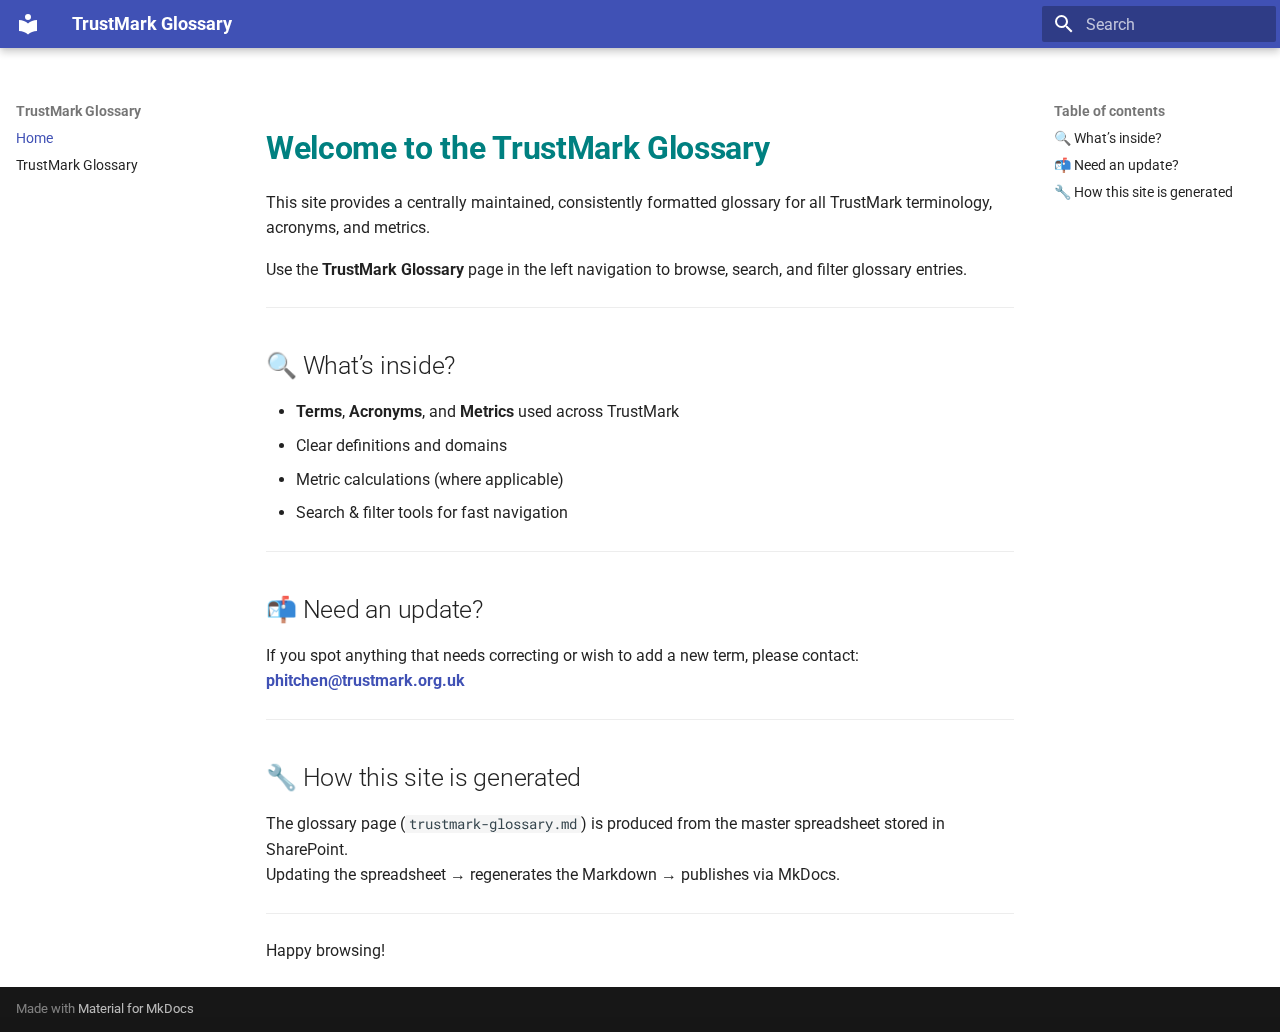
<file: index.html>
<!doctype html>
<html lang="en" class="no-js">
  <head>
    
      <meta charset="utf-8">
      <meta name="viewport" content="width=device-width,initial-scale=1">
      
      
      
        <link rel="canonical" href="https://petehitchen.github.io/trustmark-glossary/">
      
      
      
        <link rel="next" href="trustmark-glossary/">
      
      
      <link rel="icon" href="assets/images/favicon.png">
      <meta name="generator" content="mkdocs-1.6.1, mkdocs-material-9.6.22">
    
    
      
        <title>TrustMark Glossary</title>
      
    
    
      <link rel="stylesheet" href="assets/stylesheets/main.84d31ad4.min.css">
      
      


    
    
      
    
    
      
        
        
        <link rel="preconnect" href="https://fonts.gstatic.com" crossorigin>
        <link rel="stylesheet" href="https://fonts.googleapis.com/css?family=Roboto:300,300i,400,400i,700,700i%7CRoboto+Mono:400,400i,700,700i&display=fallback">
        <style>:root{--md-text-font:"Roboto";--md-code-font:"Roboto Mono"}</style>
      
    
    
      <link rel="stylesheet" href="extra.css">
    
    <script>__md_scope=new URL(".",location),__md_hash=e=>[...e].reduce(((e,_)=>(e<<5)-e+_.charCodeAt(0)),0),__md_get=(e,_=localStorage,t=__md_scope)=>JSON.parse(_.getItem(t.pathname+"."+e)),__md_set=(e,_,t=localStorage,a=__md_scope)=>{try{t.setItem(a.pathname+"."+e,JSON.stringify(_))}catch(e){}}</script>
    
      

    
    
    
  </head>
  
  
    <body dir="ltr">
  
    
    <input class="md-toggle" data-md-toggle="drawer" type="checkbox" id="__drawer" autocomplete="off">
    <input class="md-toggle" data-md-toggle="search" type="checkbox" id="__search" autocomplete="off">
    <label class="md-overlay" for="__drawer"></label>
    <div data-md-component="skip">
      
        
        <a href="#welcome-to-the-trustmark-glossary" class="md-skip">
          Skip to content
        </a>
      
    </div>
    <div data-md-component="announce">
      
    </div>
    
    
      

  

<header class="md-header md-header--shadow" data-md-component="header">
  <nav class="md-header__inner md-grid" aria-label="Header">
    <a href="." title="TrustMark Glossary" class="md-header__button md-logo" aria-label="TrustMark Glossary" data-md-component="logo">
      
  
  <svg xmlns="http://www.w3.org/2000/svg" viewBox="0 0 24 24"><path d="M12 8a3 3 0 0 0 3-3 3 3 0 0 0-3-3 3 3 0 0 0-3 3 3 3 0 0 0 3 3m0 3.54C9.64 9.35 6.5 8 3 8v11c3.5 0 6.64 1.35 9 3.54 2.36-2.19 5.5-3.54 9-3.54V8c-3.5 0-6.64 1.35-9 3.54"/></svg>

    </a>
    <label class="md-header__button md-icon" for="__drawer">
      
      <svg xmlns="http://www.w3.org/2000/svg" viewBox="0 0 24 24"><path d="M3 6h18v2H3zm0 5h18v2H3zm0 5h18v2H3z"/></svg>
    </label>
    <div class="md-header__title" data-md-component="header-title">
      <div class="md-header__ellipsis">
        <div class="md-header__topic">
          <span class="md-ellipsis">
            TrustMark Glossary
          </span>
        </div>
        <div class="md-header__topic" data-md-component="header-topic">
          <span class="md-ellipsis">
            
              Home
            
          </span>
        </div>
      </div>
    </div>
    
    
      <script>var palette=__md_get("__palette");if(palette&&palette.color){if("(prefers-color-scheme)"===palette.color.media){var media=matchMedia("(prefers-color-scheme: light)"),input=document.querySelector(media.matches?"[data-md-color-media='(prefers-color-scheme: light)']":"[data-md-color-media='(prefers-color-scheme: dark)']");palette.color.media=input.getAttribute("data-md-color-media"),palette.color.scheme=input.getAttribute("data-md-color-scheme"),palette.color.primary=input.getAttribute("data-md-color-primary"),palette.color.accent=input.getAttribute("data-md-color-accent")}for(var[key,value]of Object.entries(palette.color))document.body.setAttribute("data-md-color-"+key,value)}</script>
    
    
    
      
      
        <label class="md-header__button md-icon" for="__search">
          
          <svg xmlns="http://www.w3.org/2000/svg" viewBox="0 0 24 24"><path d="M9.5 3A6.5 6.5 0 0 1 16 9.5c0 1.61-.59 3.09-1.56 4.23l.27.27h.79l5 5-1.5 1.5-5-5v-.79l-.27-.27A6.52 6.52 0 0 1 9.5 16 6.5 6.5 0 0 1 3 9.5 6.5 6.5 0 0 1 9.5 3m0 2C7 5 5 7 5 9.5S7 14 9.5 14 14 12 14 9.5 12 5 9.5 5"/></svg>
        </label>
        <div class="md-search" data-md-component="search" role="dialog">
  <label class="md-search__overlay" for="__search"></label>
  <div class="md-search__inner" role="search">
    <form class="md-search__form" name="search">
      <input type="text" class="md-search__input" name="query" aria-label="Search" placeholder="Search" autocapitalize="off" autocorrect="off" autocomplete="off" spellcheck="false" data-md-component="search-query" required>
      <label class="md-search__icon md-icon" for="__search">
        
        <svg xmlns="http://www.w3.org/2000/svg" viewBox="0 0 24 24"><path d="M9.5 3A6.5 6.5 0 0 1 16 9.5c0 1.61-.59 3.09-1.56 4.23l.27.27h.79l5 5-1.5 1.5-5-5v-.79l-.27-.27A6.52 6.52 0 0 1 9.5 16 6.5 6.5 0 0 1 3 9.5 6.5 6.5 0 0 1 9.5 3m0 2C7 5 5 7 5 9.5S7 14 9.5 14 14 12 14 9.5 12 5 9.5 5"/></svg>
        
        <svg xmlns="http://www.w3.org/2000/svg" viewBox="0 0 24 24"><path d="M20 11v2H8l5.5 5.5-1.42 1.42L4.16 12l7.92-7.92L13.5 5.5 8 11z"/></svg>
      </label>
      <nav class="md-search__options" aria-label="Search">
        
        <button type="reset" class="md-search__icon md-icon" title="Clear" aria-label="Clear" tabindex="-1">
          
          <svg xmlns="http://www.w3.org/2000/svg" viewBox="0 0 24 24"><path d="M19 6.41 17.59 5 12 10.59 6.41 5 5 6.41 10.59 12 5 17.59 6.41 19 12 13.41 17.59 19 19 17.59 13.41 12z"/></svg>
        </button>
      </nav>
      
        <div class="md-search__suggest" data-md-component="search-suggest"></div>
      
    </form>
    <div class="md-search__output">
      <div class="md-search__scrollwrap" tabindex="0" data-md-scrollfix>
        <div class="md-search-result" data-md-component="search-result">
          <div class="md-search-result__meta">
            Initializing search
          </div>
          <ol class="md-search-result__list" role="presentation"></ol>
        </div>
      </div>
    </div>
  </div>
</div>
      
    
    
  </nav>
  
</header>
    
    <div class="md-container" data-md-component="container">
      
      
        
          
        
      
      <main class="md-main" data-md-component="main">
        <div class="md-main__inner md-grid">
          
            
              
              <div class="md-sidebar md-sidebar--primary" data-md-component="sidebar" data-md-type="navigation" >
                <div class="md-sidebar__scrollwrap">
                  <div class="md-sidebar__inner">
                    



<nav class="md-nav md-nav--primary" aria-label="Navigation" data-md-level="0">
  <label class="md-nav__title" for="__drawer">
    <a href="." title="TrustMark Glossary" class="md-nav__button md-logo" aria-label="TrustMark Glossary" data-md-component="logo">
      
  
  <svg xmlns="http://www.w3.org/2000/svg" viewBox="0 0 24 24"><path d="M12 8a3 3 0 0 0 3-3 3 3 0 0 0-3-3 3 3 0 0 0-3 3 3 3 0 0 0 3 3m0 3.54C9.64 9.35 6.5 8 3 8v11c3.5 0 6.64 1.35 9 3.54 2.36-2.19 5.5-3.54 9-3.54V8c-3.5 0-6.64 1.35-9 3.54"/></svg>

    </a>
    TrustMark Glossary
  </label>
  
  <ul class="md-nav__list" data-md-scrollfix>
    
      
      
  
  
    
  
  
  
    <li class="md-nav__item md-nav__item--active">
      
      <input class="md-nav__toggle md-toggle" type="checkbox" id="__toc">
      
      
        
      
      
        <label class="md-nav__link md-nav__link--active" for="__toc">
          
  
  
  <span class="md-ellipsis">
    Home
    
  </span>
  

          <span class="md-nav__icon md-icon"></span>
        </label>
      
      <a href="." class="md-nav__link md-nav__link--active">
        
  
  
  <span class="md-ellipsis">
    Home
    
  </span>
  

      </a>
      
        

<nav class="md-nav md-nav--secondary" aria-label="Table of contents">
  
  
  
    
  
  
    <label class="md-nav__title" for="__toc">
      <span class="md-nav__icon md-icon"></span>
      Table of contents
    </label>
    <ul class="md-nav__list" data-md-component="toc" data-md-scrollfix>
      
        <li class="md-nav__item">
  <a href="#whats-inside" class="md-nav__link">
    <span class="md-ellipsis">
      🔍 What’s inside?
    </span>
  </a>
  
</li>
      
        <li class="md-nav__item">
  <a href="#need-an-update" class="md-nav__link">
    <span class="md-ellipsis">
      📬 Need an update?
    </span>
  </a>
  
</li>
      
        <li class="md-nav__item">
  <a href="#how-this-site-is-generated" class="md-nav__link">
    <span class="md-ellipsis">
      🔧 How this site is generated
    </span>
  </a>
  
</li>
      
    </ul>
  
</nav>
      
    </li>
  

    
      
      
  
  
  
  
    <li class="md-nav__item">
      <a href="trustmark-glossary/" class="md-nav__link">
        
  
  
  <span class="md-ellipsis">
    TrustMark Glossary
    
  </span>
  

      </a>
    </li>
  

    
  </ul>
</nav>
                  </div>
                </div>
              </div>
            
            
              
              <div class="md-sidebar md-sidebar--secondary" data-md-component="sidebar" data-md-type="toc" >
                <div class="md-sidebar__scrollwrap">
                  <div class="md-sidebar__inner">
                    

<nav class="md-nav md-nav--secondary" aria-label="Table of contents">
  
  
  
    
  
  
    <label class="md-nav__title" for="__toc">
      <span class="md-nav__icon md-icon"></span>
      Table of contents
    </label>
    <ul class="md-nav__list" data-md-component="toc" data-md-scrollfix>
      
        <li class="md-nav__item">
  <a href="#whats-inside" class="md-nav__link">
    <span class="md-ellipsis">
      🔍 What’s inside?
    </span>
  </a>
  
</li>
      
        <li class="md-nav__item">
  <a href="#need-an-update" class="md-nav__link">
    <span class="md-ellipsis">
      📬 Need an update?
    </span>
  </a>
  
</li>
      
        <li class="md-nav__item">
  <a href="#how-this-site-is-generated" class="md-nav__link">
    <span class="md-ellipsis">
      🔧 How this site is generated
    </span>
  </a>
  
</li>
      
    </ul>
  
</nav>
                  </div>
                </div>
              </div>
            
          
          
            <div class="md-content" data-md-component="content">
              <article class="md-content__inner md-typeset">
                
                  



<h1 id="welcome-to-the-trustmark-glossary">Welcome to the TrustMark Glossary</h1>
<p>This site provides a centrally maintained, consistently formatted glossary for all TrustMark terminology, acronyms, and metrics.</p>
<p>Use the <strong>TrustMark Glossary</strong> page in the left navigation to browse, search, and filter glossary entries.</p>
<hr />
<h2 id="whats-inside">🔍 What’s inside?</h2>
<ul>
<li><strong>Terms</strong>, <strong>Acronyms</strong>, and <strong>Metrics</strong> used across TrustMark  </li>
<li>Clear definitions and domains  </li>
<li>Metric calculations (where applicable)  </li>
<li>Search &amp; filter tools for fast navigation  </li>
</ul>
<hr />
<h2 id="need-an-update">📬 Need an update?</h2>
<p>If you spot anything that needs correcting or wish to add a new term, please contact:<br />
<strong><a href="mailto:phitchen@trustmark.org.uk">phitchen@trustmark.org.uk</a></strong></p>
<hr />
<h2 id="how-this-site-is-generated">🔧 How this site is generated</h2>
<p>The glossary page (<code>trustmark-glossary.md</code>) is produced from the master spreadsheet stored in SharePoint.<br />
Updating the spreadsheet → regenerates the Markdown → publishes via MkDocs.</p>
<hr />
<p>Happy browsing!</p>












                
              </article>
            </div>
          
          
<script>var target=document.getElementById(location.hash.slice(1));target&&target.name&&(target.checked=target.name.startsWith("__tabbed_"))</script>
        </div>
        
          <button type="button" class="md-top md-icon" data-md-component="top" hidden>
  
  <svg xmlns="http://www.w3.org/2000/svg" viewBox="0 0 24 24"><path d="M13 20h-2V8l-5.5 5.5-1.42-1.42L12 4.16l7.92 7.92-1.42 1.42L13 8z"/></svg>
  Back to top
</button>
        
      </main>
      
        <footer class="md-footer">
  
  <div class="md-footer-meta md-typeset">
    <div class="md-footer-meta__inner md-grid">
      <div class="md-copyright">
  
  
    Made with
    <a href="https://squidfunk.github.io/mkdocs-material/" target="_blank" rel="noopener">
      Material for MkDocs
    </a>
  
</div>
      
    </div>
  </div>
</footer>
      
    </div>
    <div class="md-dialog" data-md-component="dialog">
      <div class="md-dialog__inner md-typeset"></div>
    </div>
    
    
    
      
      <script id="__config" type="application/json">{"base": ".", "features": ["navigation.top", "search.suggest", "search.highlight", "content.code.copy"], "search": "assets/javascripts/workers/search.973d3a69.min.js", "tags": null, "translations": {"clipboard.copied": "Copied to clipboard", "clipboard.copy": "Copy to clipboard", "search.result.more.one": "1 more on this page", "search.result.more.other": "# more on this page", "search.result.none": "No matching documents", "search.result.one": "1 matching document", "search.result.other": "# matching documents", "search.result.placeholder": "Type to start searching", "search.result.term.missing": "Missing", "select.version": "Select version"}, "version": null}</script>
    
    
      <script src="assets/javascripts/bundle.f55a23d4.min.js"></script>
      
        <script src="glossary.js"></script>
      
    
  </body>
</html>
</file>
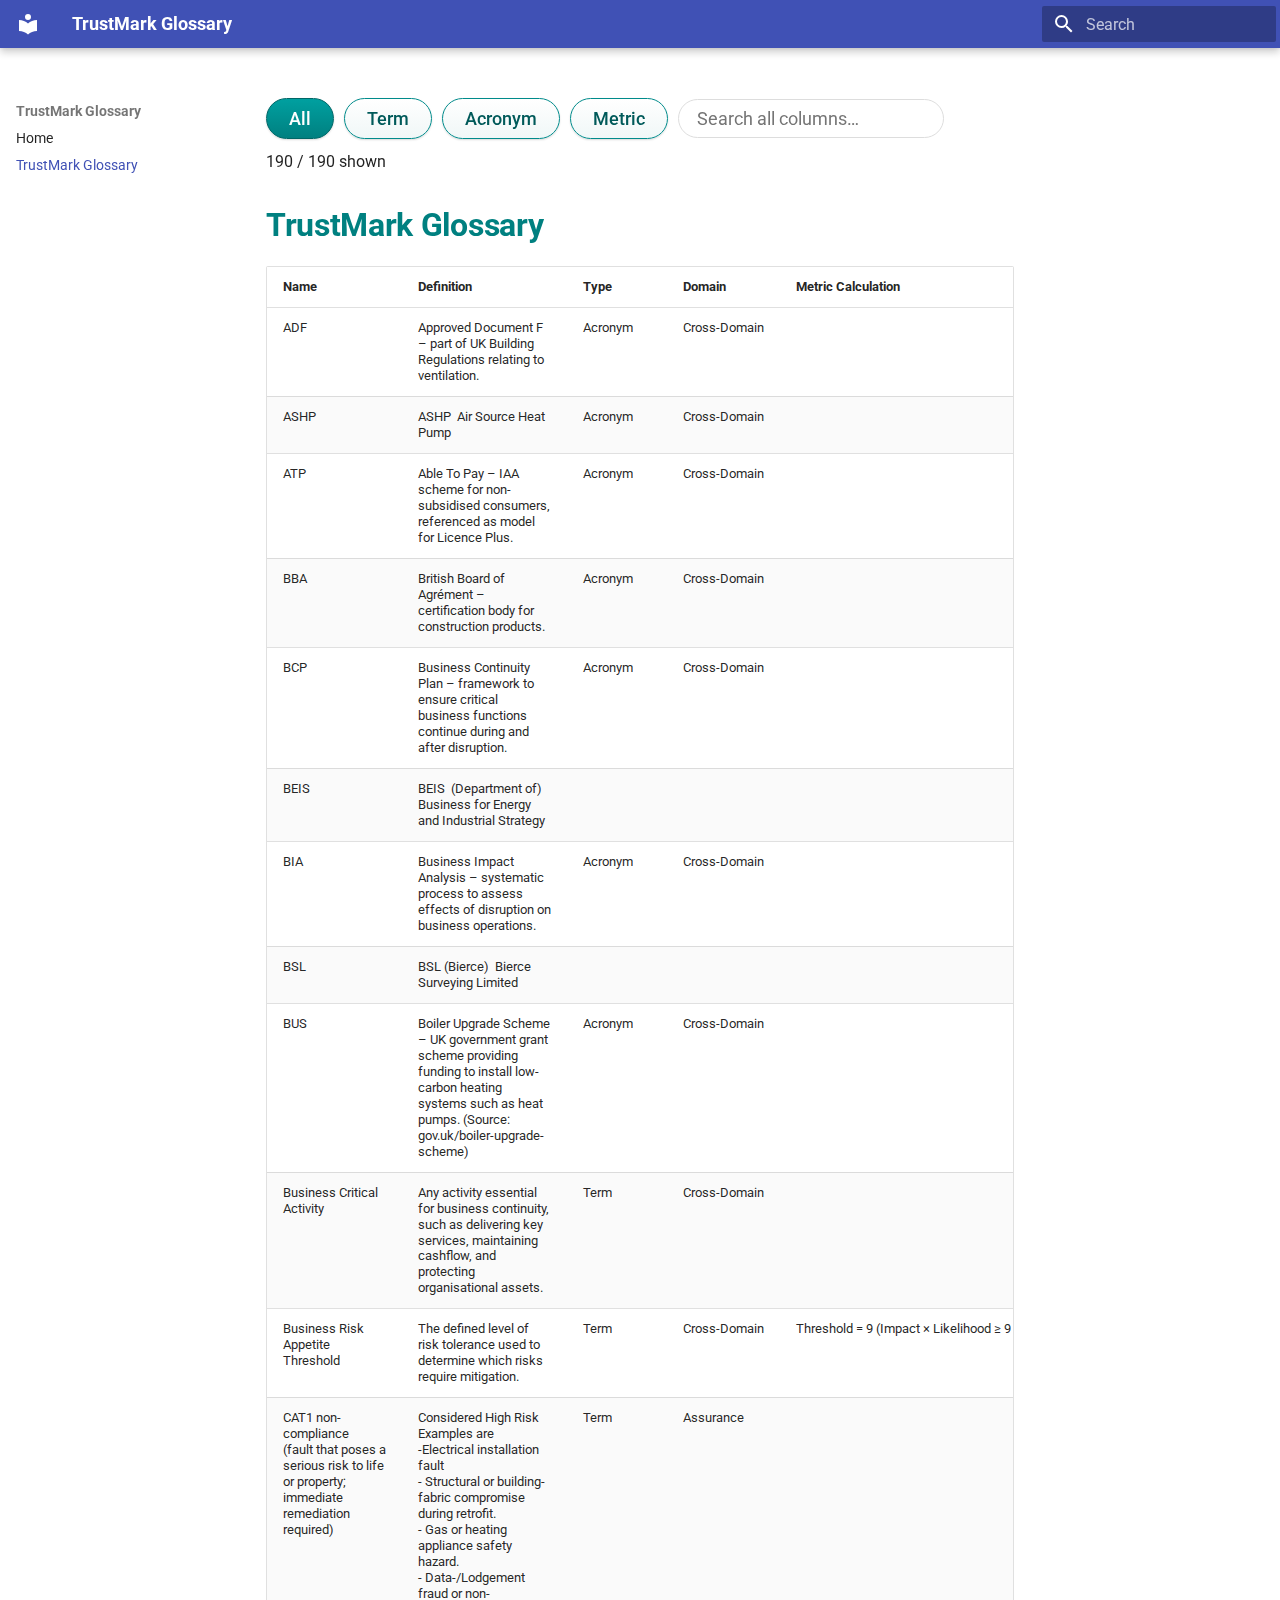
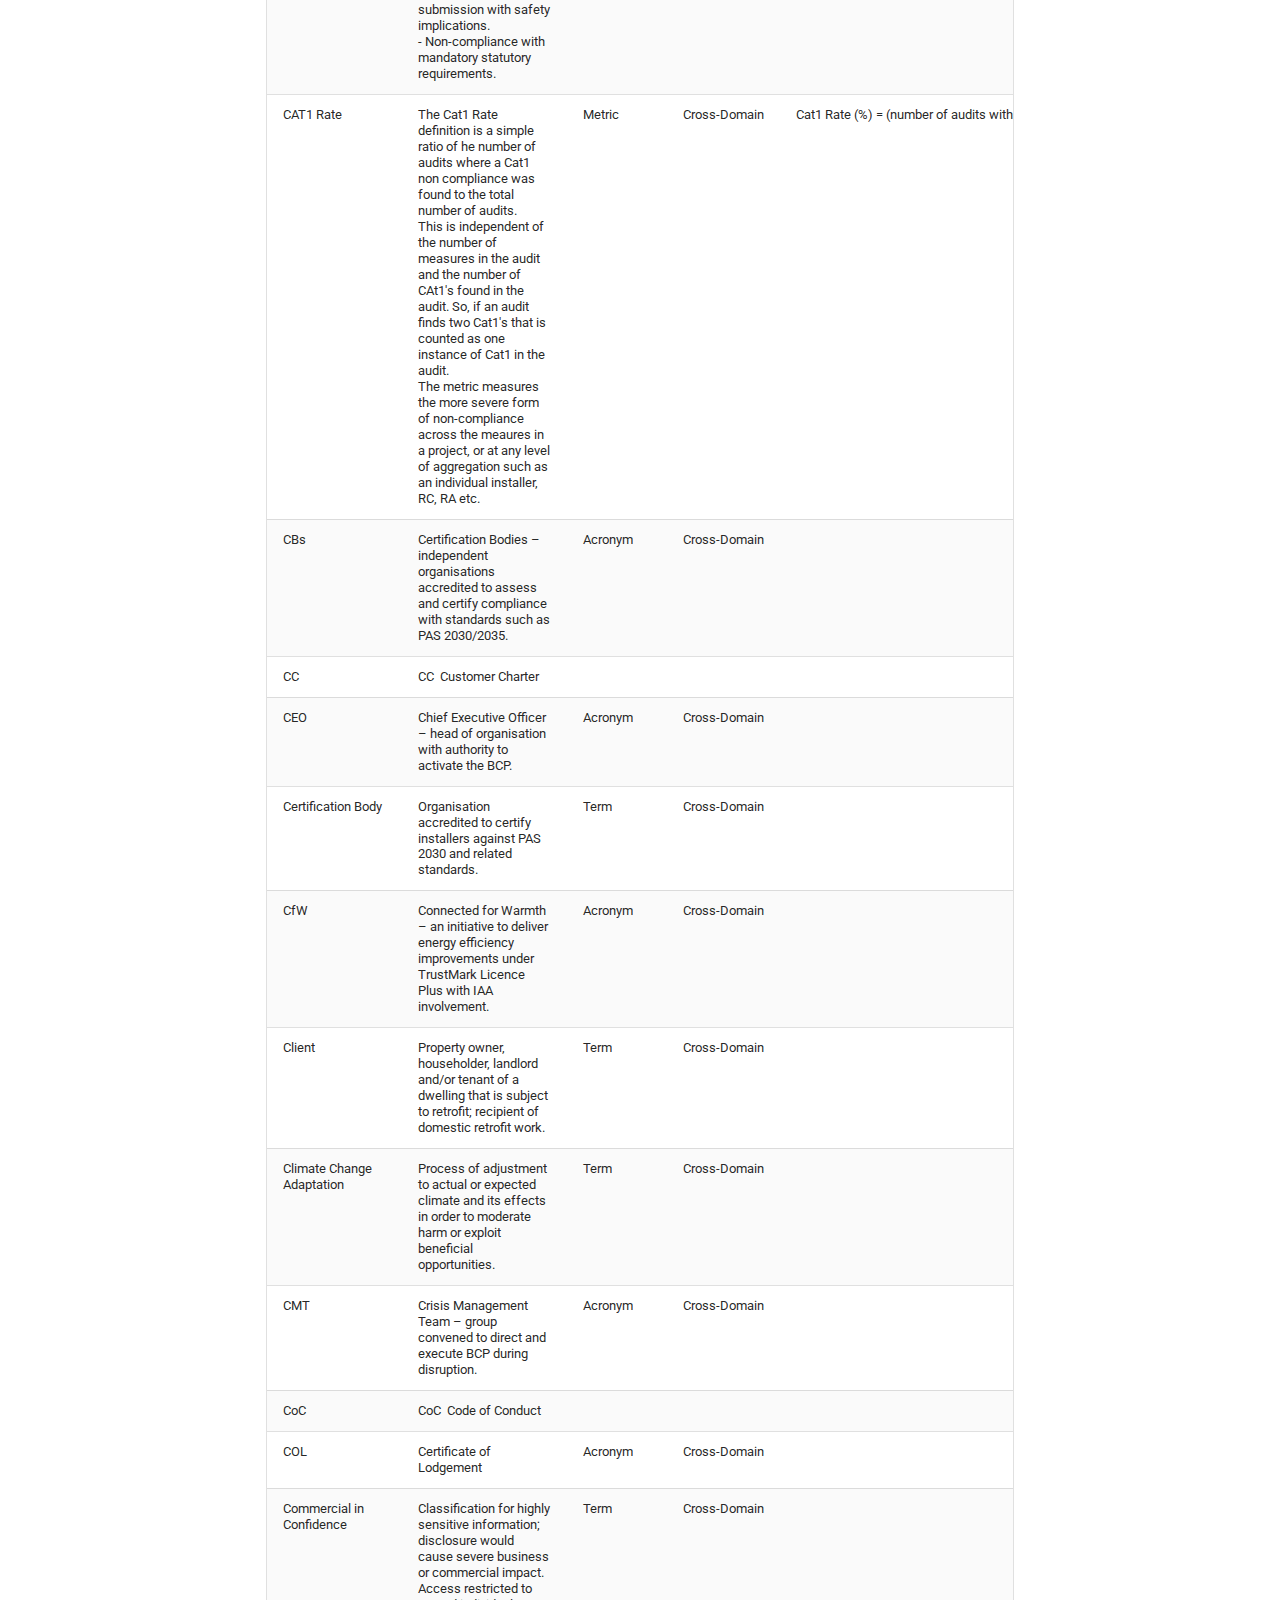
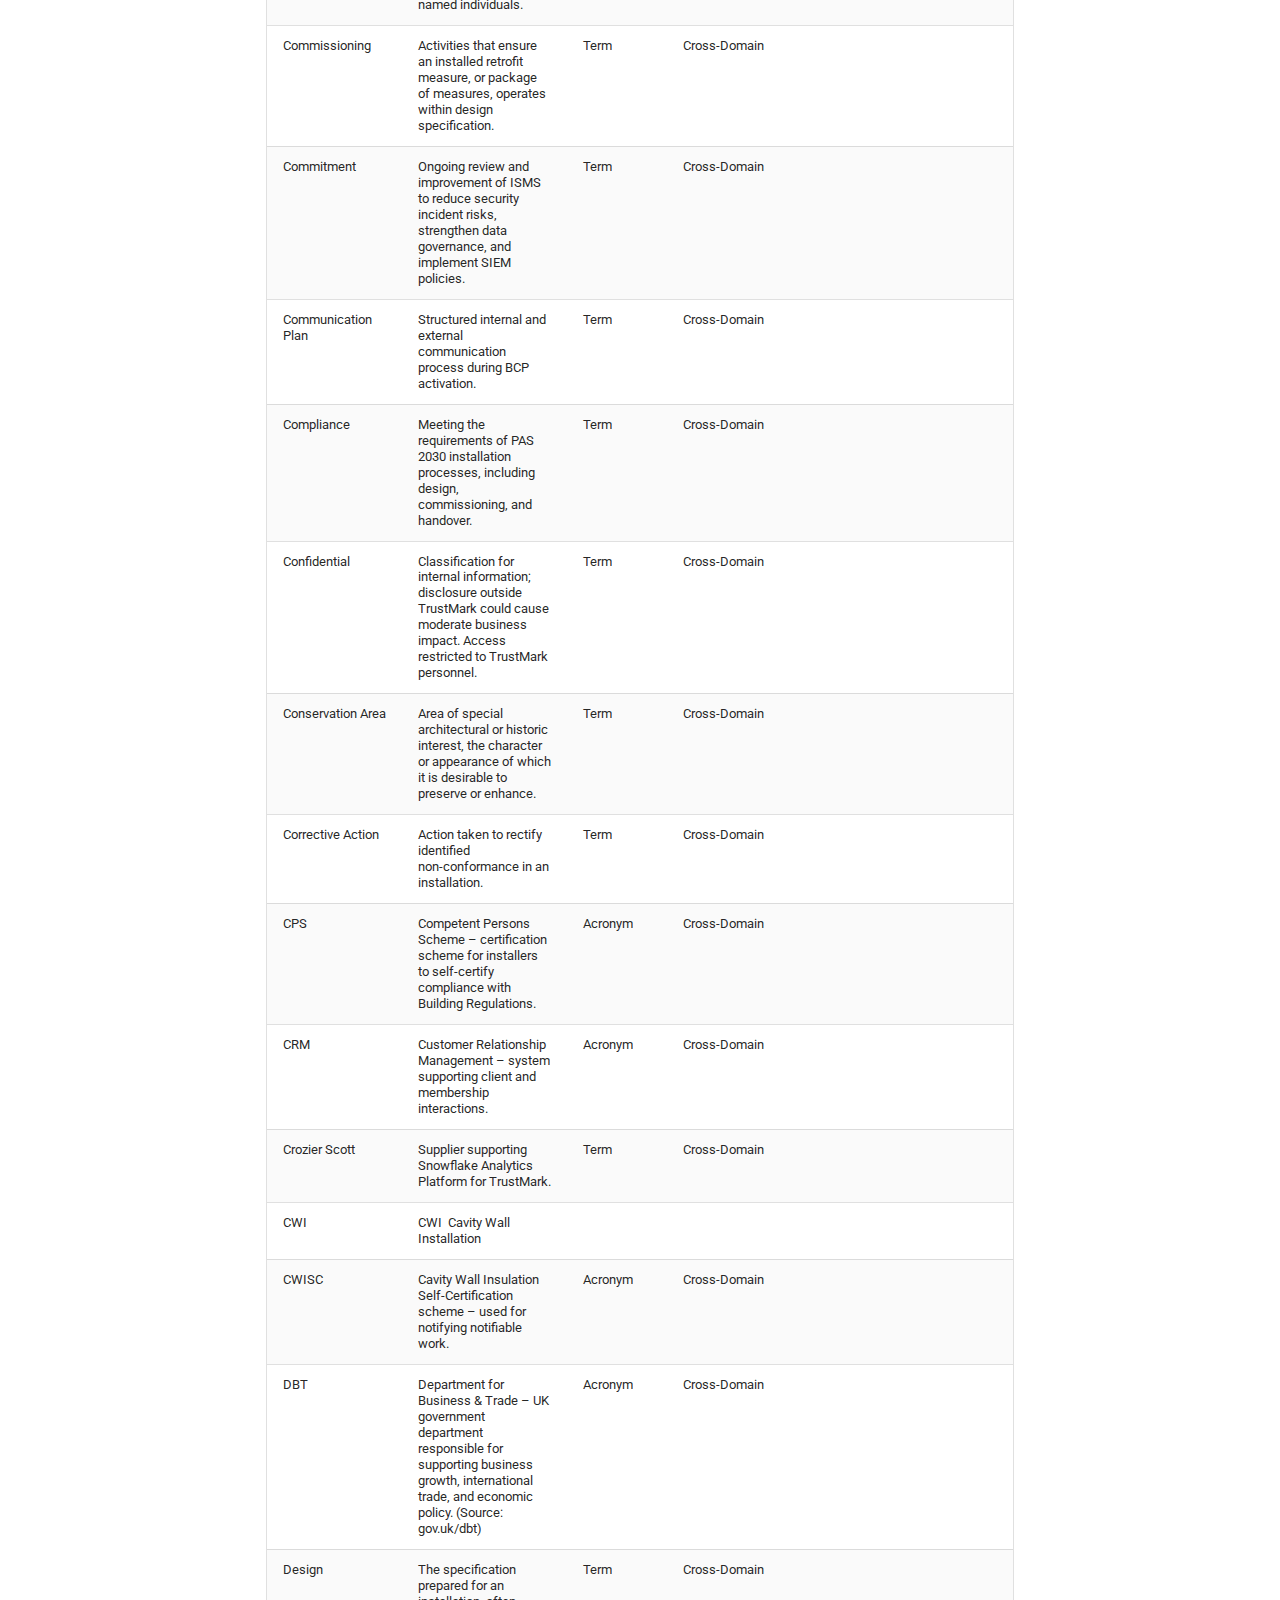
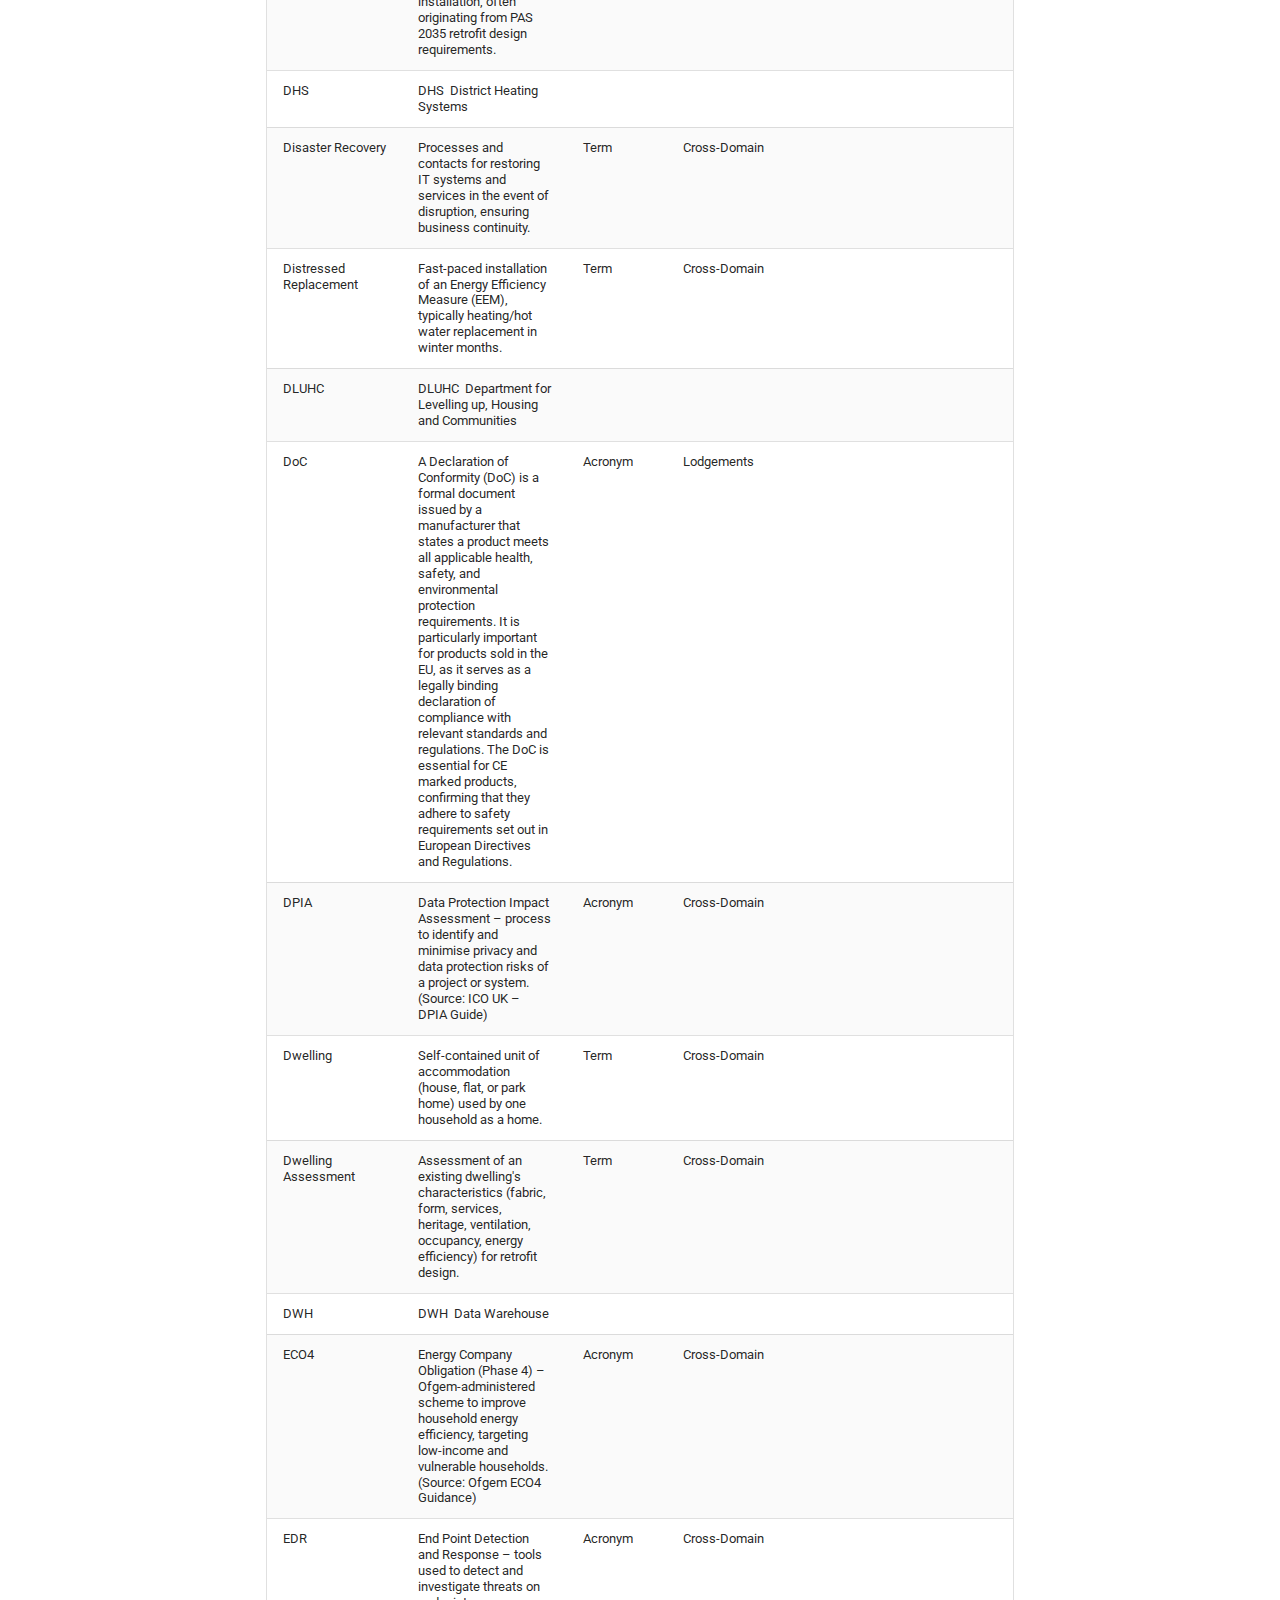
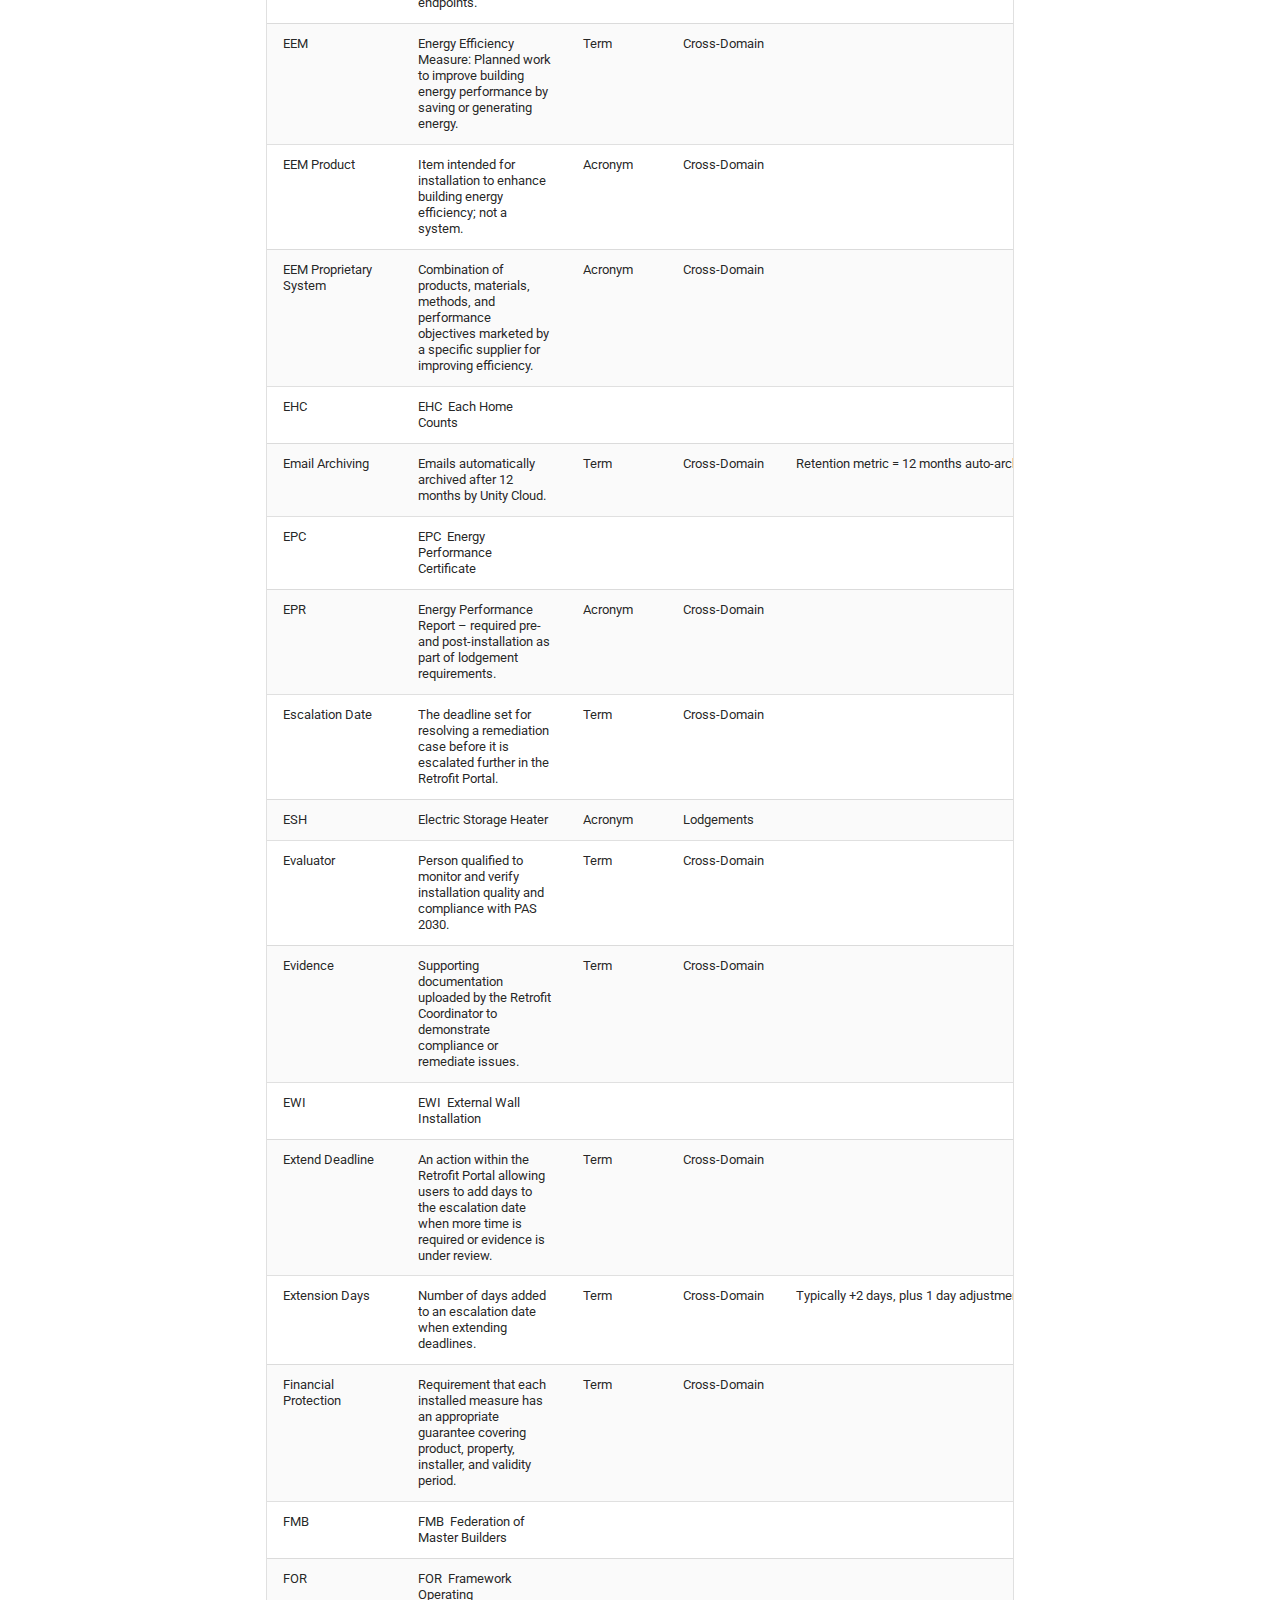
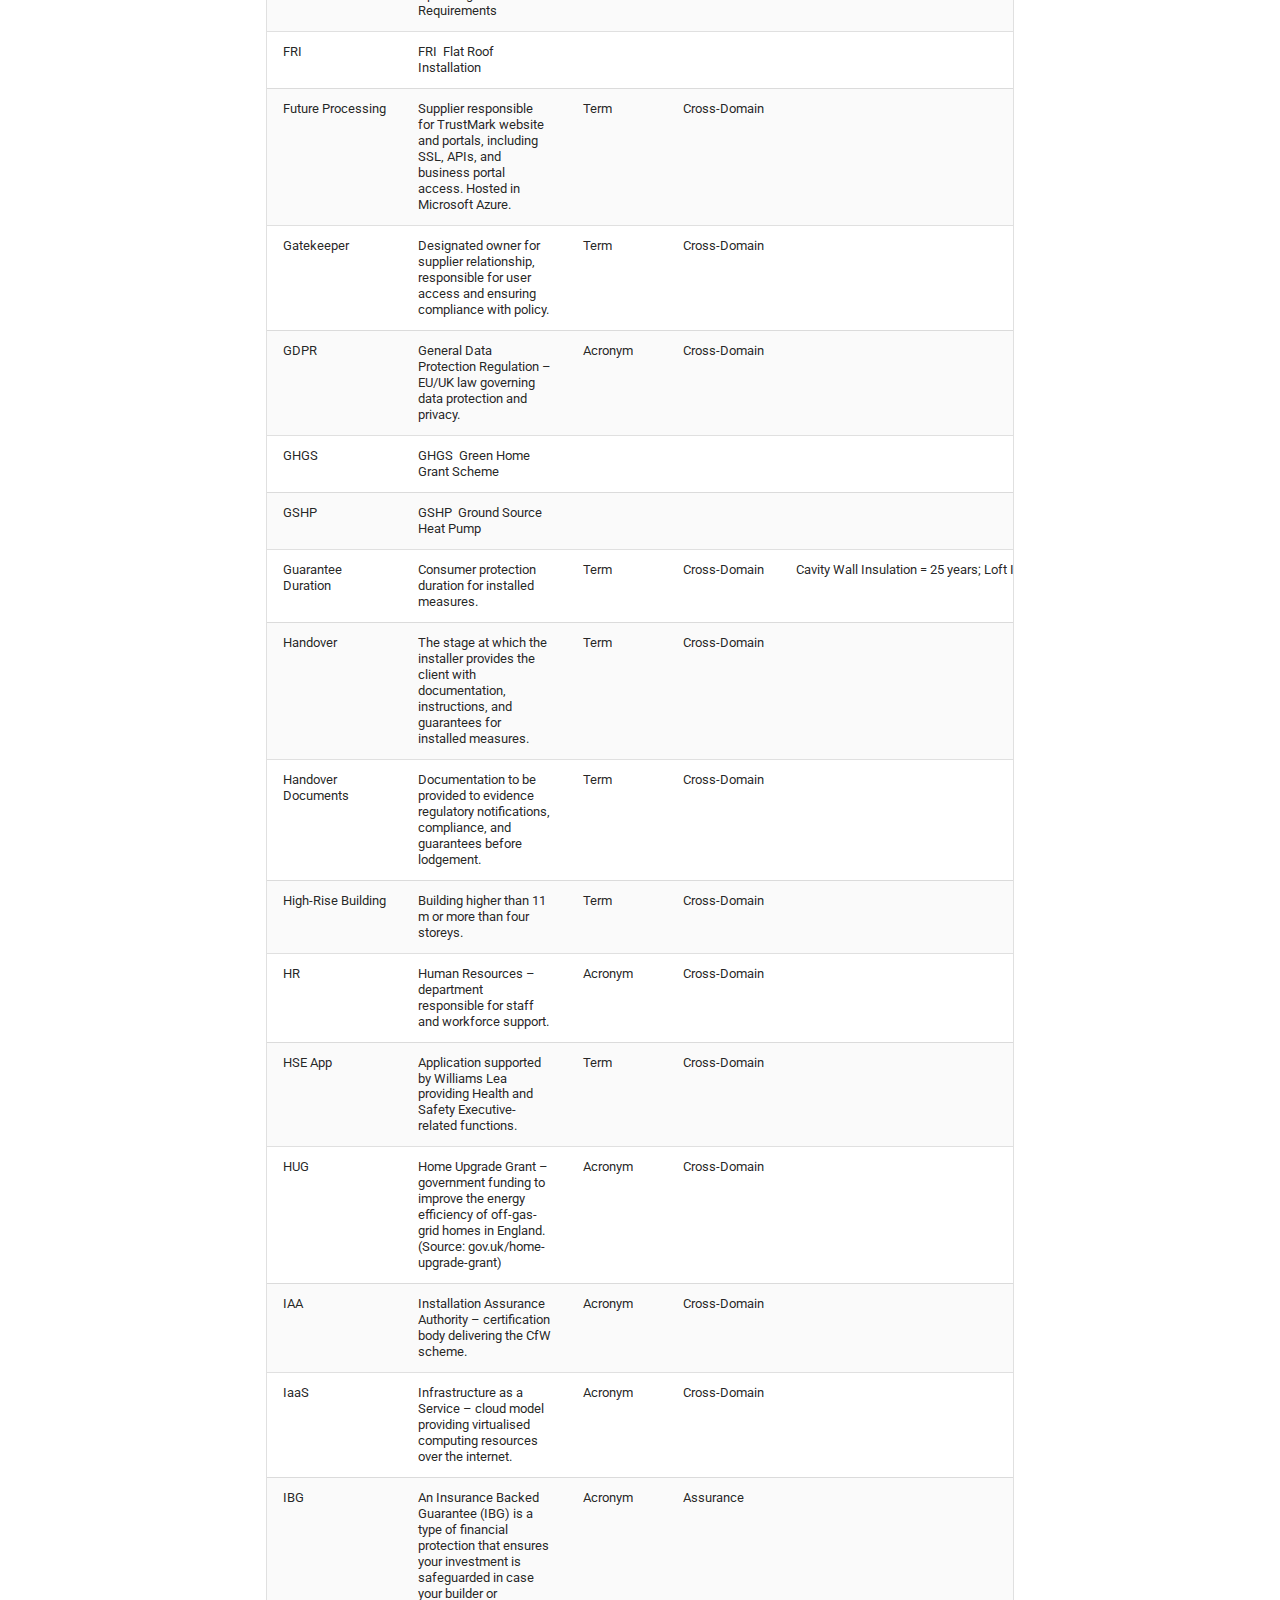
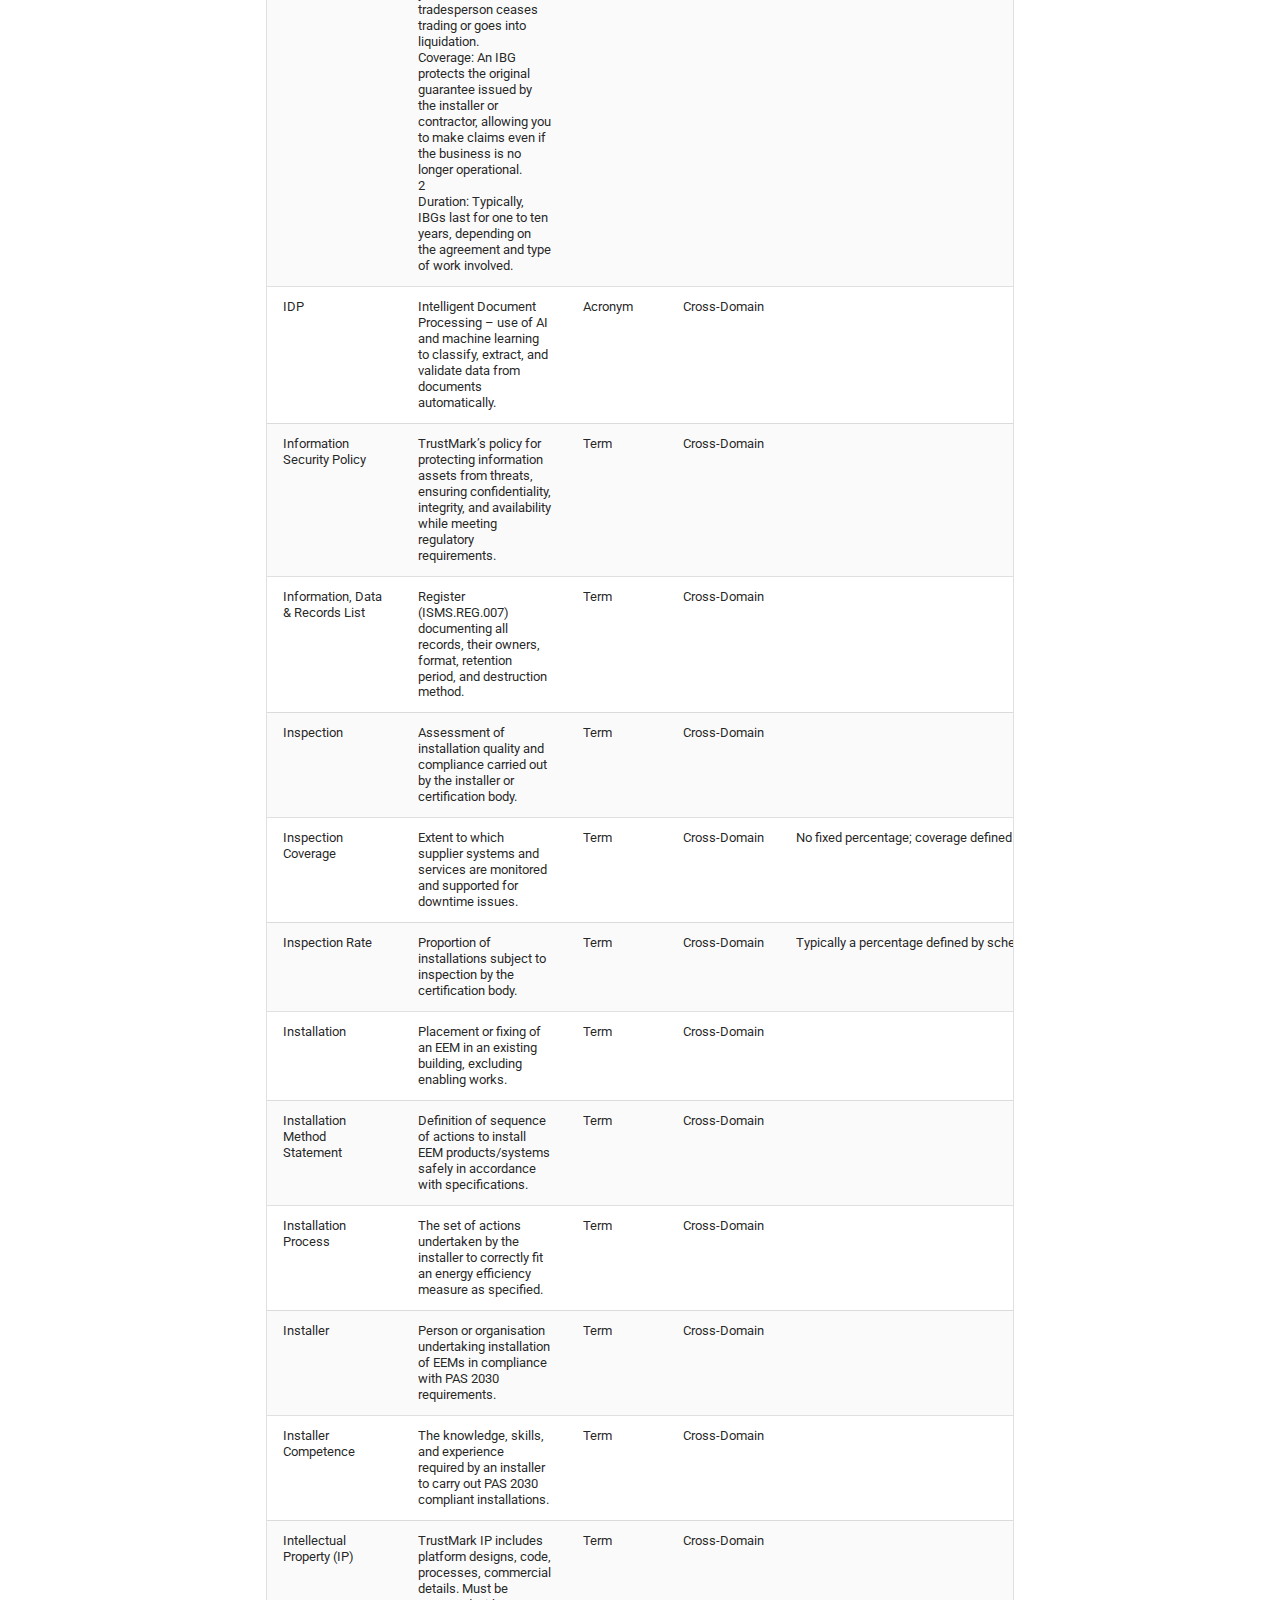
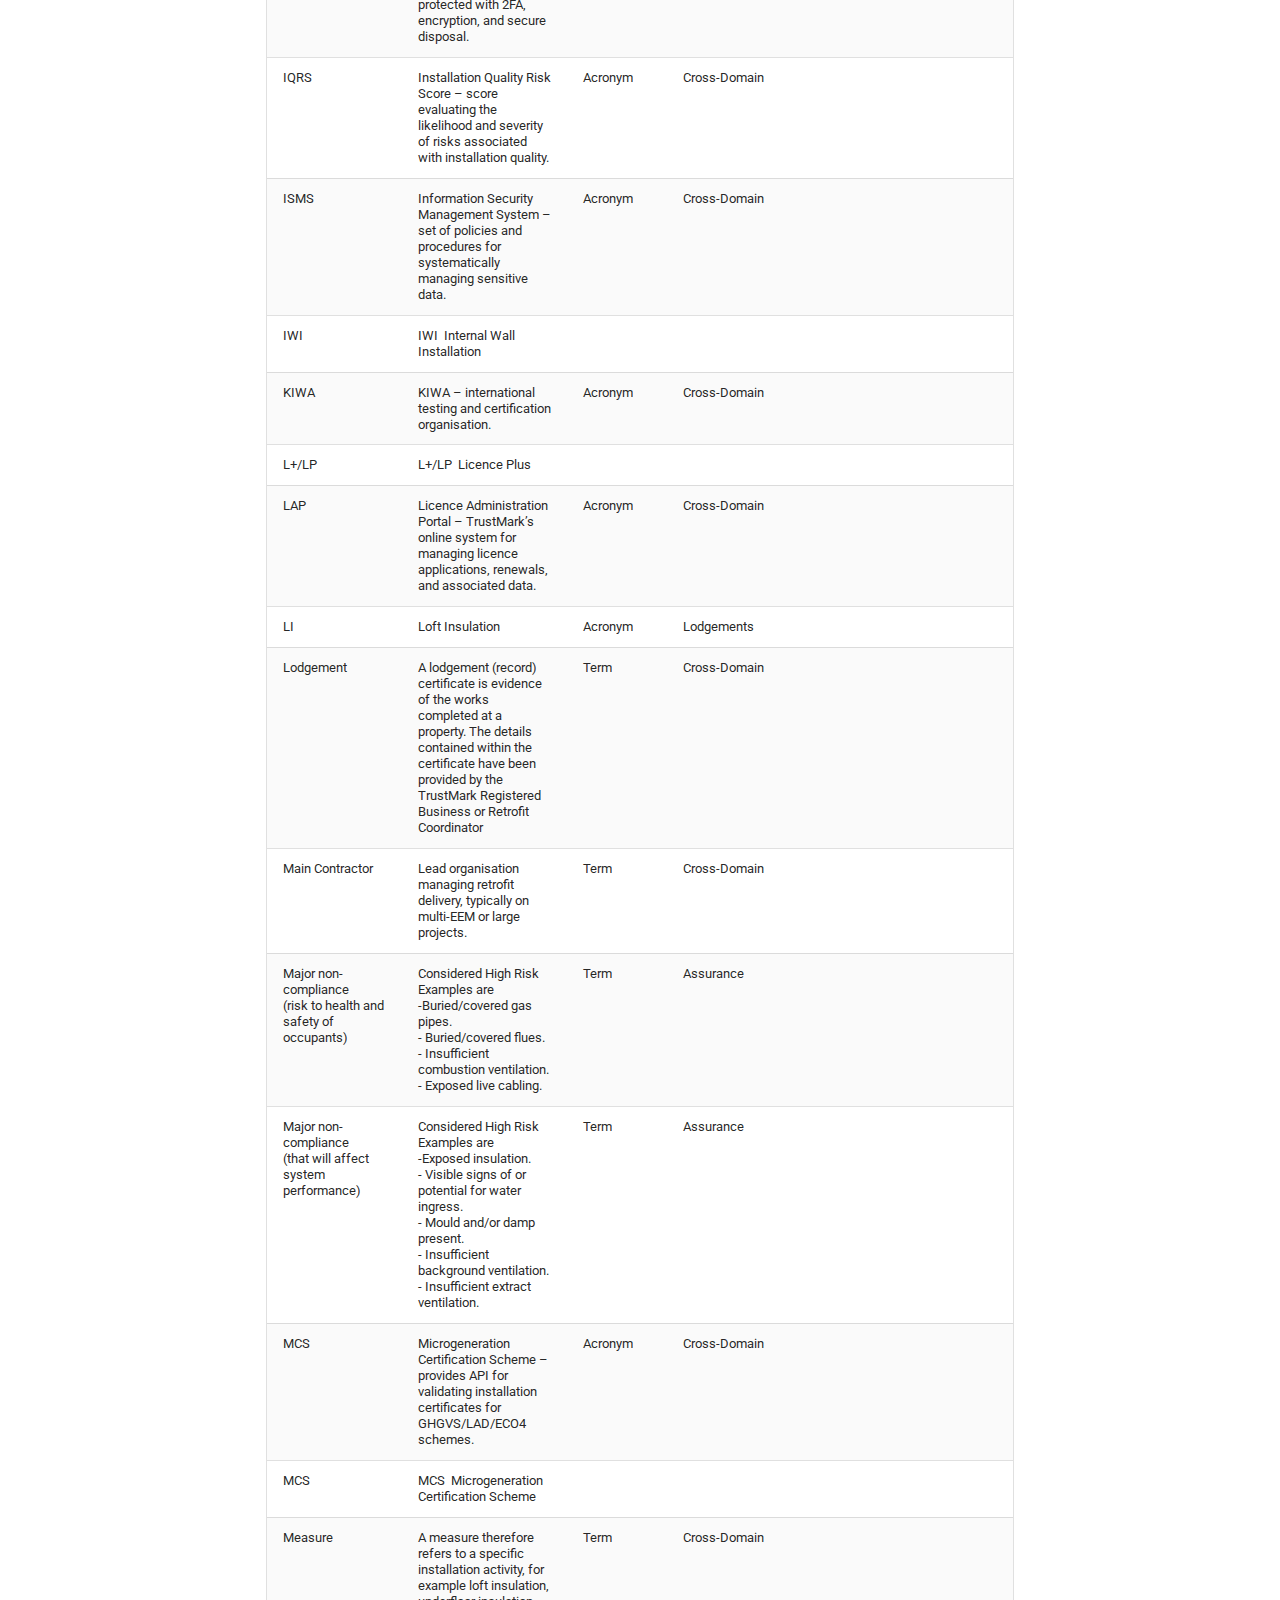
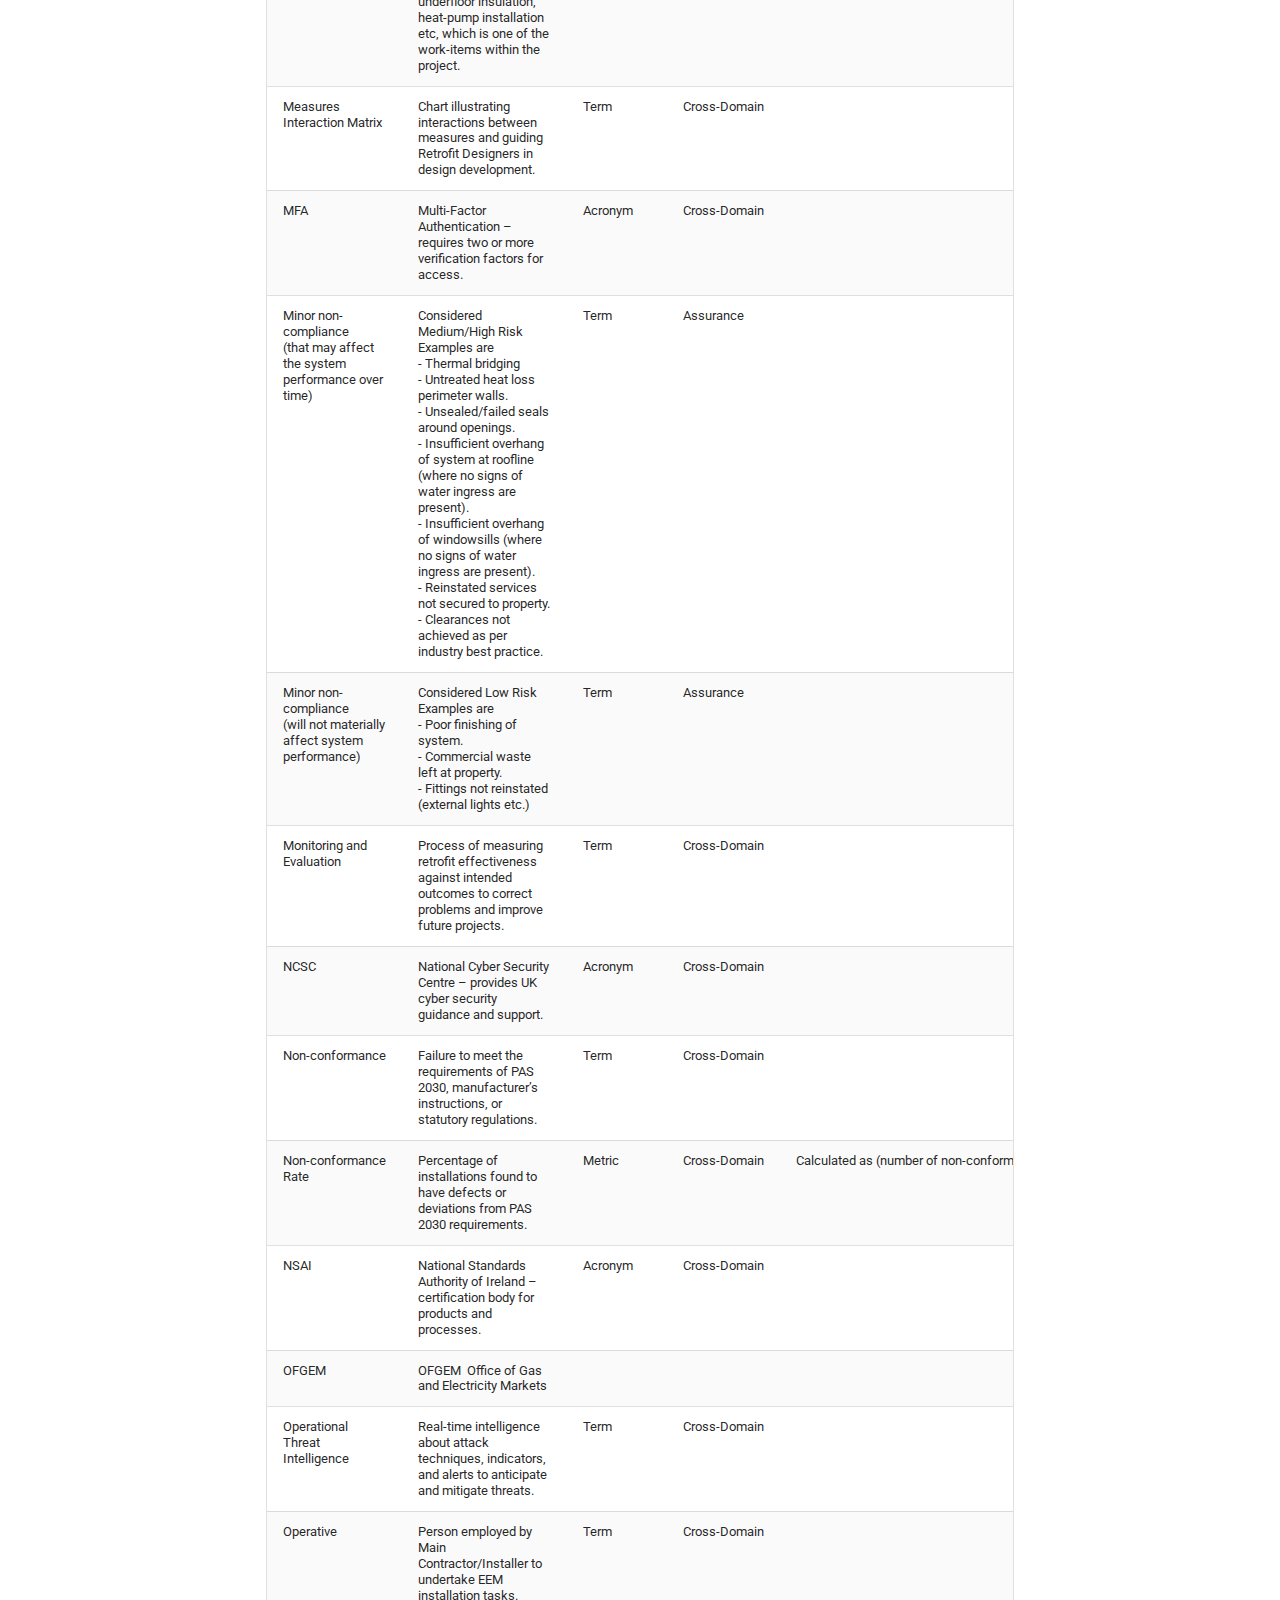
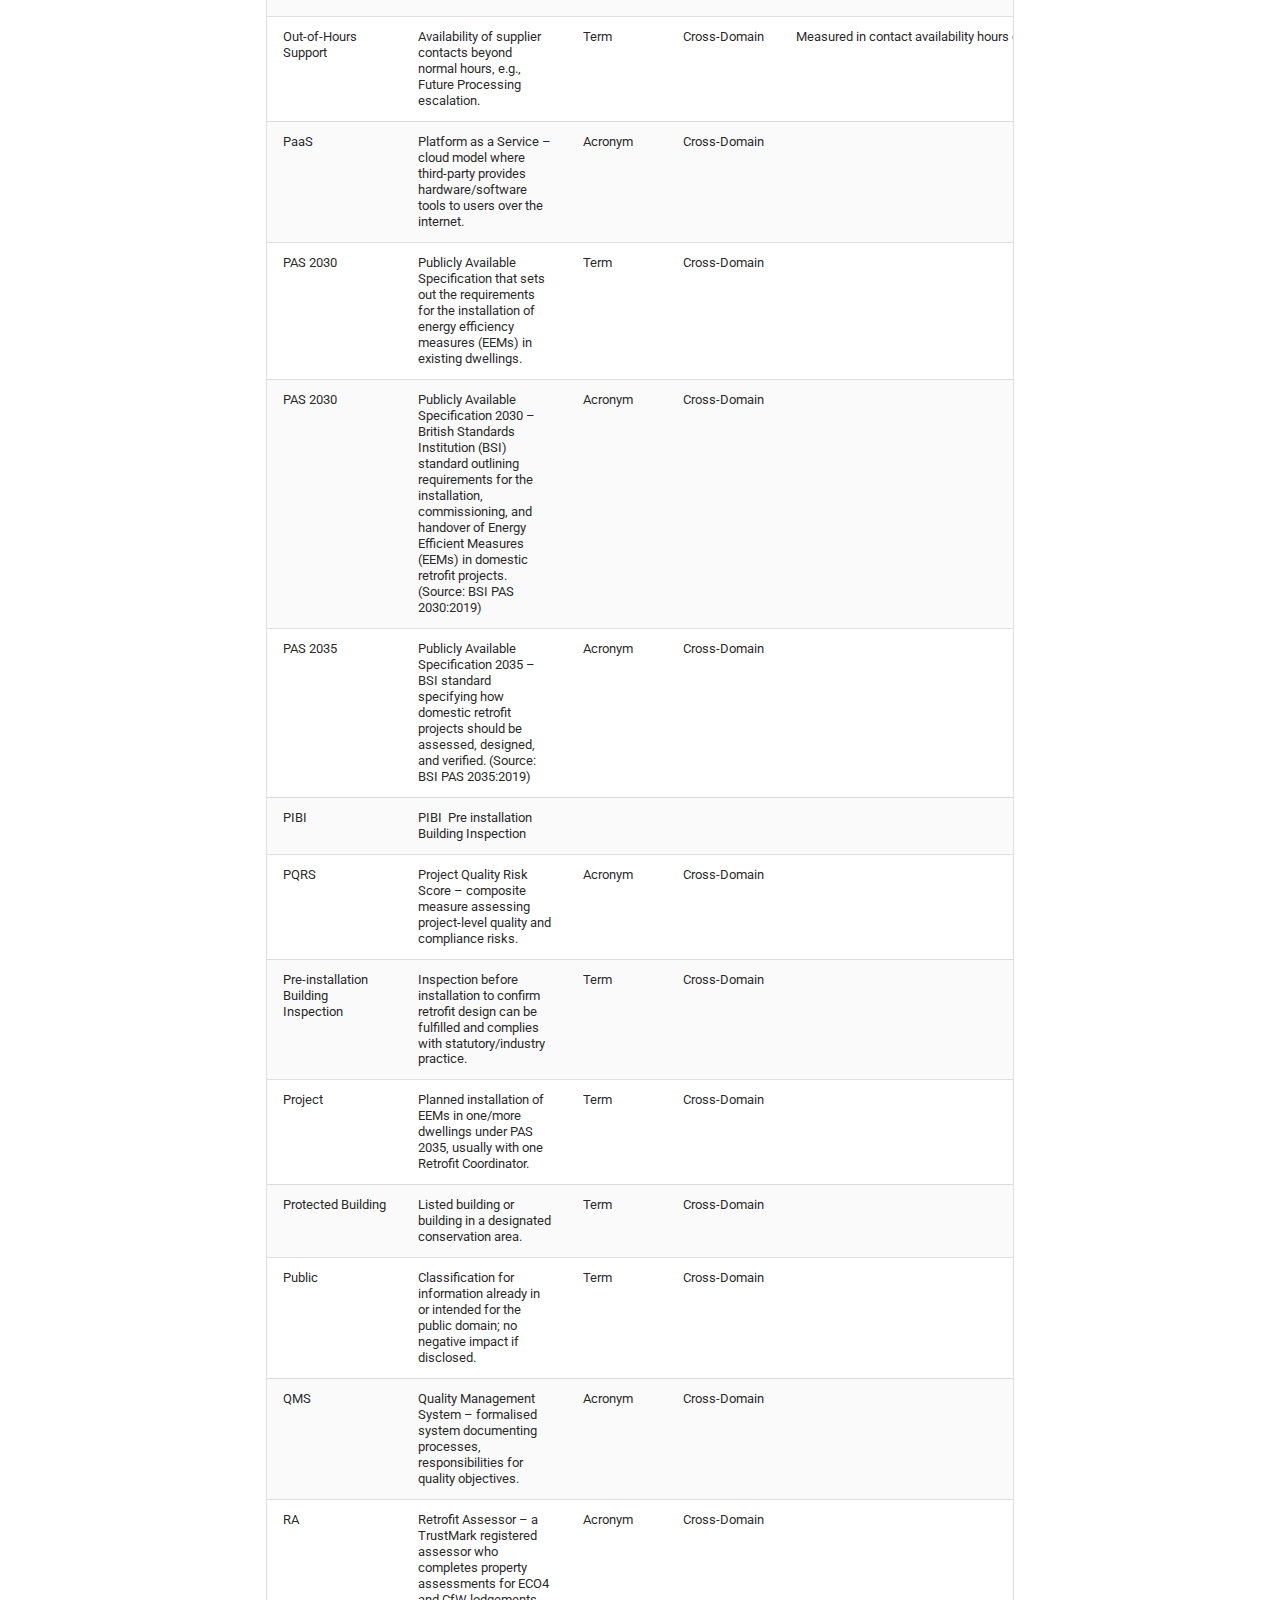
<file: trustmark-glossary/index.html>
<!doctype html>
<html lang="en" class="no-js">
  <head>
    
      <meta charset="utf-8">
      <meta name="viewport" content="width=device-width,initial-scale=1">
      
      
      
        <link rel="canonical" href="https://petehitchen.github.io/trustmark-glossary/trustmark-glossary/">
      
      
      
      
      <link rel="icon" href="../assets/images/favicon.png">
      <meta name="generator" content="mkdocs-1.6.1, mkdocs-material-9.6.22">
    
    
      
        <title>TrustMark Glossary - TrustMark Glossary</title>
      
    
    
      <link rel="stylesheet" href="../assets/stylesheets/main.84d31ad4.min.css">
      
      


    
    
      
    
    
      
        
        
        <link rel="preconnect" href="https://fonts.gstatic.com" crossorigin>
        <link rel="stylesheet" href="https://fonts.googleapis.com/css?family=Roboto:300,300i,400,400i,700,700i%7CRoboto+Mono:400,400i,700,700i&display=fallback">
        <style>:root{--md-text-font:"Roboto";--md-code-font:"Roboto Mono"}</style>
      
    
    
      <link rel="stylesheet" href="../extra.css">
    
    <script>__md_scope=new URL("..",location),__md_hash=e=>[...e].reduce(((e,_)=>(e<<5)-e+_.charCodeAt(0)),0),__md_get=(e,_=localStorage,t=__md_scope)=>JSON.parse(_.getItem(t.pathname+"."+e)),__md_set=(e,_,t=localStorage,a=__md_scope)=>{try{t.setItem(a.pathname+"."+e,JSON.stringify(_))}catch(e){}}</script>
    
      

    
    
    
  </head>
  
  
    <body dir="ltr">
  
    
    <input class="md-toggle" data-md-toggle="drawer" type="checkbox" id="__drawer" autocomplete="off">
    <input class="md-toggle" data-md-toggle="search" type="checkbox" id="__search" autocomplete="off">
    <label class="md-overlay" for="__drawer"></label>
    <div data-md-component="skip">
      
        
        <a href="#trustmark-glossary" class="md-skip">
          Skip to content
        </a>
      
    </div>
    <div data-md-component="announce">
      
    </div>
    
    
      

  

<header class="md-header md-header--shadow" data-md-component="header">
  <nav class="md-header__inner md-grid" aria-label="Header">
    <a href=".." title="TrustMark Glossary" class="md-header__button md-logo" aria-label="TrustMark Glossary" data-md-component="logo">
      
  
  <svg xmlns="http://www.w3.org/2000/svg" viewBox="0 0 24 24"><path d="M12 8a3 3 0 0 0 3-3 3 3 0 0 0-3-3 3 3 0 0 0-3 3 3 3 0 0 0 3 3m0 3.54C9.64 9.35 6.5 8 3 8v11c3.5 0 6.64 1.35 9 3.54 2.36-2.19 5.5-3.54 9-3.54V8c-3.5 0-6.64 1.35-9 3.54"/></svg>

    </a>
    <label class="md-header__button md-icon" for="__drawer">
      
      <svg xmlns="http://www.w3.org/2000/svg" viewBox="0 0 24 24"><path d="M3 6h18v2H3zm0 5h18v2H3zm0 5h18v2H3z"/></svg>
    </label>
    <div class="md-header__title" data-md-component="header-title">
      <div class="md-header__ellipsis">
        <div class="md-header__topic">
          <span class="md-ellipsis">
            TrustMark Glossary
          </span>
        </div>
        <div class="md-header__topic" data-md-component="header-topic">
          <span class="md-ellipsis">
            
              TrustMark Glossary
            
          </span>
        </div>
      </div>
    </div>
    
    
      <script>var palette=__md_get("__palette");if(palette&&palette.color){if("(prefers-color-scheme)"===palette.color.media){var media=matchMedia("(prefers-color-scheme: light)"),input=document.querySelector(media.matches?"[data-md-color-media='(prefers-color-scheme: light)']":"[data-md-color-media='(prefers-color-scheme: dark)']");palette.color.media=input.getAttribute("data-md-color-media"),palette.color.scheme=input.getAttribute("data-md-color-scheme"),palette.color.primary=input.getAttribute("data-md-color-primary"),palette.color.accent=input.getAttribute("data-md-color-accent")}for(var[key,value]of Object.entries(palette.color))document.body.setAttribute("data-md-color-"+key,value)}</script>
    
    
    
      
      
        <label class="md-header__button md-icon" for="__search">
          
          <svg xmlns="http://www.w3.org/2000/svg" viewBox="0 0 24 24"><path d="M9.5 3A6.5 6.5 0 0 1 16 9.5c0 1.61-.59 3.09-1.56 4.23l.27.27h.79l5 5-1.5 1.5-5-5v-.79l-.27-.27A6.52 6.52 0 0 1 9.5 16 6.5 6.5 0 0 1 3 9.5 6.5 6.5 0 0 1 9.5 3m0 2C7 5 5 7 5 9.5S7 14 9.5 14 14 12 14 9.5 12 5 9.5 5"/></svg>
        </label>
        <div class="md-search" data-md-component="search" role="dialog">
  <label class="md-search__overlay" for="__search"></label>
  <div class="md-search__inner" role="search">
    <form class="md-search__form" name="search">
      <input type="text" class="md-search__input" name="query" aria-label="Search" placeholder="Search" autocapitalize="off" autocorrect="off" autocomplete="off" spellcheck="false" data-md-component="search-query" required>
      <label class="md-search__icon md-icon" for="__search">
        
        <svg xmlns="http://www.w3.org/2000/svg" viewBox="0 0 24 24"><path d="M9.5 3A6.5 6.5 0 0 1 16 9.5c0 1.61-.59 3.09-1.56 4.23l.27.27h.79l5 5-1.5 1.5-5-5v-.79l-.27-.27A6.52 6.52 0 0 1 9.5 16 6.5 6.5 0 0 1 3 9.5 6.5 6.5 0 0 1 9.5 3m0 2C7 5 5 7 5 9.5S7 14 9.5 14 14 12 14 9.5 12 5 9.5 5"/></svg>
        
        <svg xmlns="http://www.w3.org/2000/svg" viewBox="0 0 24 24"><path d="M20 11v2H8l5.5 5.5-1.42 1.42L4.16 12l7.92-7.92L13.5 5.5 8 11z"/></svg>
      </label>
      <nav class="md-search__options" aria-label="Search">
        
        <button type="reset" class="md-search__icon md-icon" title="Clear" aria-label="Clear" tabindex="-1">
          
          <svg xmlns="http://www.w3.org/2000/svg" viewBox="0 0 24 24"><path d="M19 6.41 17.59 5 12 10.59 6.41 5 5 6.41 10.59 12 5 17.59 6.41 19 12 13.41 17.59 19 19 17.59 13.41 12z"/></svg>
        </button>
      </nav>
      
        <div class="md-search__suggest" data-md-component="search-suggest"></div>
      
    </form>
    <div class="md-search__output">
      <div class="md-search__scrollwrap" tabindex="0" data-md-scrollfix>
        <div class="md-search-result" data-md-component="search-result">
          <div class="md-search-result__meta">
            Initializing search
          </div>
          <ol class="md-search-result__list" role="presentation"></ol>
        </div>
      </div>
    </div>
  </div>
</div>
      
    
    
  </nav>
  
</header>
    
    <div class="md-container" data-md-component="container">
      
      
        
          
        
      
      <main class="md-main" data-md-component="main">
        <div class="md-main__inner md-grid">
          
            
              
              <div class="md-sidebar md-sidebar--primary" data-md-component="sidebar" data-md-type="navigation" >
                <div class="md-sidebar__scrollwrap">
                  <div class="md-sidebar__inner">
                    



<nav class="md-nav md-nav--primary" aria-label="Navigation" data-md-level="0">
  <label class="md-nav__title" for="__drawer">
    <a href=".." title="TrustMark Glossary" class="md-nav__button md-logo" aria-label="TrustMark Glossary" data-md-component="logo">
      
  
  <svg xmlns="http://www.w3.org/2000/svg" viewBox="0 0 24 24"><path d="M12 8a3 3 0 0 0 3-3 3 3 0 0 0-3-3 3 3 0 0 0-3 3 3 3 0 0 0 3 3m0 3.54C9.64 9.35 6.5 8 3 8v11c3.5 0 6.64 1.35 9 3.54 2.36-2.19 5.5-3.54 9-3.54V8c-3.5 0-6.64 1.35-9 3.54"/></svg>

    </a>
    TrustMark Glossary
  </label>
  
  <ul class="md-nav__list" data-md-scrollfix>
    
      
      
  
  
  
  
    <li class="md-nav__item">
      <a href="../index.md" class="md-nav__link">
        
  
  
  <span class="md-ellipsis">
    Home
    
  </span>
  

      </a>
    </li>
  

    
      
      
  
  
    
  
  
  
    <li class="md-nav__item md-nav__item--active">
      
      <input class="md-nav__toggle md-toggle" type="checkbox" id="__toc">
      
      
        
      
      
      <a href="./" class="md-nav__link md-nav__link--active">
        
  
  
  <span class="md-ellipsis">
    TrustMark Glossary
    
  </span>
  

      </a>
      
    </li>
  

    
  </ul>
</nav>
                  </div>
                </div>
              </div>
            
            
              
              <div class="md-sidebar md-sidebar--secondary" data-md-component="sidebar" data-md-type="toc" >
                <div class="md-sidebar__scrollwrap">
                  <div class="md-sidebar__inner">
                    

<nav class="md-nav md-nav--secondary" aria-label="Table of contents">
  
  
  
    
  
  
</nav>
                  </div>
                </div>
              </div>
            
          
          
            <div class="md-content" data-md-component="content">
              <article class="md-content__inner md-typeset">
                
                  



<!-- Load our styles and scripts from this folder (no leading slash) -->

<div class="glossary-controls">
  <button class="tm-btn" data-type="all">All</button>
  <button class="tm-btn" data-type="term">Term</button>
  <button class="tm-btn" data-type="acronym">Acronym</button>
  <button class="tm-btn" data-type="metric">Metric</button>
  <input id="glossary-search" type="text" placeholder="Search all columns…" />
</div>

<h1 id="trustmark-glossary">TrustMark Glossary</h1>
<table>
<thead>
<tr>
<th>Name</th>
<th>Definition</th>
<th>Type</th>
<th>Domain</th>
<th>Metric Calculation</th>
<th>Source Document</th>
</tr>
</thead>
<tbody>
<tr>
<td>ADF</td>
<td>Approved Document F – part of UK Building Regulations relating to ventilation.</td>
<td>Acronym</td>
<td>Cross-Domain</td>
<td></td>
<td>Connected For Warmth TMK Licence Plus V3.pdf</td>
</tr>
<tr>
<td>ASHP</td>
<td>ASHP  Air Source Heat Pump</td>
<td>Acronym</td>
<td>Cross-Domain</td>
<td></td>
<td></td>
</tr>
<tr>
<td>ATP</td>
<td>Able To Pay – IAA scheme for non-subsidised consumers, referenced as model for Licence Plus.</td>
<td>Acronym</td>
<td>Cross-Domain</td>
<td></td>
<td>Connected For Warmth TMK Licence Plus V3.pdf</td>
</tr>
<tr>
<td>BBA</td>
<td>British Board of Agrément – certification body for construction products.</td>
<td>Acronym</td>
<td>Cross-Domain</td>
<td></td>
<td>Connected For Warmth TMK Licence Plus V3.pdf</td>
</tr>
<tr>
<td>BCP</td>
<td>Business Continuity Plan – framework to ensure critical business functions continue during and after disruption.</td>
<td>Acronym</td>
<td>Cross-Domain</td>
<td></td>
<td>TM.BCP.001 Business Continuity Plan V2.0.pdf</td>
</tr>
<tr>
<td>BEIS</td>
<td>BEIS  (Department of) Business for Energy and Industrial Strategy </td>
<td></td>
<td></td>
<td></td>
<td></td>
</tr>
<tr>
<td>BIA</td>
<td>Business Impact Analysis – systematic process to assess effects of disruption on business operations.</td>
<td>Acronym</td>
<td>Cross-Domain</td>
<td></td>
<td>TM.BCP.001 Business Continuity Plan V2.0.pdf</td>
</tr>
<tr>
<td>BSL</td>
<td>BSL (Bierce)  Bierce Surveying Limited</td>
<td></td>
<td></td>
<td></td>
<td></td>
</tr>
<tr>
<td>BUS</td>
<td>Boiler Upgrade Scheme – UK government grant scheme providing funding to install low-carbon heating systems such as heat pumps. (Source: gov.uk/boiler-upgrade-scheme)</td>
<td>Acronym</td>
<td>Cross-Domain</td>
<td></td>
<td>TrustMark Business Glossary Update</td>
</tr>
<tr>
<td>Business Critical Activity</td>
<td>Any activity essential for business continuity, such as delivering key services, maintaining cashflow, and protecting organisational assets.</td>
<td>Term</td>
<td>Cross-Domain</td>
<td></td>
<td>TM.BCP.001 Business Continuity Plan V2.0.pdf</td>
</tr>
<tr>
<td>Business Risk Appetite Threshold</td>
<td>The defined level of risk tolerance used to determine which risks require mitigation.</td>
<td>Term</td>
<td>Cross-Domain</td>
<td>Threshold = 9 (Impact × Likelihood ≥ 9 requires mitigation).</td>
<td>TM.BCP.001 Business Continuity Plan V2.0.pdf</td>
</tr>
<tr>
<td>CAT1 non-compliance <br>(fault that poses a serious risk to life or property; immediate remediation required)</td>
<td>Considered High Risk <br>Examples are<br>-Electrical installation fault<br>- Structural or building-fabric compromise during retrofit.<br>- Gas or heating appliance safety hazard.<br>- Data-/Lodgement fraud or non-submission with safety implications. <br>- Non-compliance with mandatory statutory requirements.</td>
<td>Term</td>
<td>Assurance</td>
<td></td>
<td></td>
</tr>
<tr>
<td>CAT1 Rate</td>
<td>The Cat1 Rate definition is a simple ratio of he number of audits where a Cat1 non compliance was found to the total number of audits. <br>This is independent of the number of measures in the audit and the number of CAt1's found in the audit. So, if an audit finds two Cat1's that is counted as one instance of Cat1 in the audit.<br>The metric measures the more severe form of non-compliance across the meaures in a project, or at any level of aggregation such as an individual installer, RC, RA etc.</td>
<td>Metric</td>
<td>Cross-Domain</td>
<td>Cat1 Rate (%) = (number of audits with a Cat1 outcome/total number of audits) x 100%</td>
<td>Data Ethics - TM - Data Driven Assurance v1.3</td>
</tr>
<tr>
<td>CBs</td>
<td>Certification Bodies – independent organisations accredited to assess and certify compliance with standards such as PAS 2030/2035.</td>
<td>Acronym</td>
<td>Cross-Domain</td>
<td></td>
<td>TrustMark Business Glossary Update</td>
</tr>
<tr>
<td>CC</td>
<td>CC  Customer Charter</td>
<td></td>
<td></td>
<td></td>
<td></td>
</tr>
<tr>
<td>CEO</td>
<td>Chief Executive Officer – head of organisation with authority to activate the BCP.</td>
<td>Acronym</td>
<td>Cross-Domain</td>
<td></td>
<td>TM.BCP.001 Business Continuity Plan V2.0.pdf</td>
</tr>
<tr>
<td>Certification Body</td>
<td>Organisation accredited to certify installers against PAS 2030 and related standards.</td>
<td>Term</td>
<td>Cross-Domain</td>
<td></td>
<td>PAS2030_2023.pdf</td>
</tr>
<tr>
<td>CfW</td>
<td>Connected for Warmth – an initiative to deliver energy efficiency improvements under TrustMark Licence Plus with IAA involvement.</td>
<td>Acronym</td>
<td>Cross-Domain</td>
<td></td>
<td>Connected For Warmth TMK Licence Plus V3.pdf</td>
</tr>
<tr>
<td>Client</td>
<td>Property owner, householder, landlord and/or tenant of a dwelling that is subject to retrofit; recipient of domestic retrofit work.</td>
<td>Term</td>
<td>Cross-Domain</td>
<td></td>
<td>PAS2035_2023.pdf</td>
</tr>
<tr>
<td>Climate Change Adaptation</td>
<td>Process of adjustment to actual or expected climate and its effects in order to moderate harm or exploit beneficial opportunities.</td>
<td>Term</td>
<td>Cross-Domain</td>
<td></td>
<td>PAS2035_2023.pdf</td>
</tr>
<tr>
<td>CMT</td>
<td>Crisis Management Team – group convened to direct and execute BCP during disruption.</td>
<td>Acronym</td>
<td>Cross-Domain</td>
<td></td>
<td>TM.BCP.001 Business Continuity Plan V2.0.pdf</td>
</tr>
<tr>
<td>CoC</td>
<td>CoC  Code of Conduct</td>
<td></td>
<td></td>
<td></td>
<td></td>
</tr>
<tr>
<td>COL</td>
<td>Certificate of Lodgement</td>
<td>Acronym</td>
<td>Cross-Domain</td>
<td></td>
<td></td>
</tr>
<tr>
<td>Commercial in Confidence</td>
<td>Classification for highly sensitive information; disclosure would cause severe business or commercial impact. Access restricted to named individuals.</td>
<td>Term</td>
<td>Cross-Domain</td>
<td></td>
<td>1 ISMS.POL.006 Information Classification Handling Policy V1.1.pdf</td>
</tr>
<tr>
<td>Commissioning</td>
<td>Activities that ensure an installed retrofit measure, or package of measures, operates within design specification.</td>
<td>Term</td>
<td>Cross-Domain</td>
<td></td>
<td>PAS2035_2023.pdf</td>
</tr>
<tr>
<td>Commitment</td>
<td>Ongoing review and improvement of ISMS to reduce security incident risks, strengthen data governance, and implement SIEM policies.</td>
<td>Term</td>
<td>Cross-Domain</td>
<td></td>
<td>ISMS.MAN.003 TrustMark Information Security Policy (ISP001).pdf</td>
</tr>
<tr>
<td>Communication Plan</td>
<td>Structured internal and external communication process during BCP activation.</td>
<td>Term</td>
<td>Cross-Domain</td>
<td></td>
<td>TM.BCP.001 Business Continuity Plan V2.0.pdf</td>
</tr>
<tr>
<td>Compliance</td>
<td>Meeting the requirements of PAS 2030 installation processes, including design, commissioning, and handover.</td>
<td>Term</td>
<td>Cross-Domain</td>
<td></td>
<td>PAS2030_2023.pdf</td>
</tr>
<tr>
<td>Confidential</td>
<td>Classification for internal information; disclosure outside TrustMark could cause moderate business impact. Access restricted to TrustMark personnel.</td>
<td>Term</td>
<td>Cross-Domain</td>
<td></td>
<td>1 ISMS.POL.006 Information Classification Handling Policy V1.1.pdf</td>
</tr>
<tr>
<td>Conservation Area</td>
<td>Area of special architectural or historic interest, the character or appearance of which it is desirable to preserve or enhance.</td>
<td>Term</td>
<td>Cross-Domain</td>
<td></td>
<td>PAS2035_2023.pdf</td>
</tr>
<tr>
<td>Corrective Action</td>
<td>Action taken to rectify identified non‑conformance in an installation.</td>
<td>Term</td>
<td>Cross-Domain</td>
<td></td>
<td>PAS2030_2023.pdf</td>
</tr>
<tr>
<td>CPS</td>
<td>Competent Persons Scheme – certification scheme for installers to self-certify compliance with Building Regulations.</td>
<td>Acronym</td>
<td>Cross-Domain</td>
<td></td>
<td>Connected For Warmth TMK Licence Plus V3.pdf</td>
</tr>
<tr>
<td>CRM</td>
<td>Customer Relationship Management – system supporting client and membership interactions.</td>
<td>Acronym</td>
<td>Cross-Domain</td>
<td></td>
<td>TM.BCP.001 Business Continuity Plan V2.0.pdf</td>
</tr>
<tr>
<td>Crozier Scott</td>
<td>Supplier supporting Snowflake Analytics Platform for TrustMark.</td>
<td>Term</td>
<td>Cross-Domain</td>
<td></td>
<td>TrustMark - IT Disaster Recovery Guide - v1.6.pdf</td>
</tr>
<tr>
<td>CWI</td>
<td>CWI  Cavity Wall Installation </td>
<td></td>
<td></td>
<td></td>
<td></td>
</tr>
<tr>
<td>CWISC</td>
<td>Cavity Wall Insulation Self-Certification scheme – used for notifying notifiable work.</td>
<td>Acronym</td>
<td>Cross-Domain</td>
<td></td>
<td>Connected For Warmth TMK Licence Plus V3.pdf</td>
</tr>
<tr>
<td>DBT</td>
<td>Department for Business &amp; Trade – UK government department responsible for supporting business growth, international trade, and economic policy. (Source: gov.uk/dbt)</td>
<td>Acronym</td>
<td>Cross-Domain</td>
<td></td>
<td>TrustMark Business Glossary Update</td>
</tr>
<tr>
<td>Design</td>
<td>The specification prepared for an installation, often originating from PAS 2035 retrofit design requirements.</td>
<td>Term</td>
<td>Cross-Domain</td>
<td></td>
<td>PAS2030_2023.pdf</td>
</tr>
<tr>
<td>DHS</td>
<td>DHS  District Heating Systems</td>
<td></td>
<td></td>
<td></td>
<td></td>
</tr>
<tr>
<td>Disaster Recovery</td>
<td>Processes and contacts for restoring IT systems and services in the event of disruption, ensuring business continuity.</td>
<td>Term</td>
<td>Cross-Domain</td>
<td></td>
<td>TrustMark - IT Disaster Recovery Guide - v1.6.pdf</td>
</tr>
<tr>
<td>Distressed Replacement</td>
<td>Fast‑paced installation of an Energy Efficiency Measure (EEM), typically heating/hot water replacement in winter months.</td>
<td>Term</td>
<td>Cross-Domain</td>
<td></td>
<td>PAS2035_2023.pdf</td>
</tr>
<tr>
<td>DLUHC</td>
<td>DLUHC  Department for Levelling up, Housing and Communities</td>
<td></td>
<td></td>
<td></td>
<td></td>
</tr>
<tr>
<td>DoC</td>
<td>A Declaration of Conformity (DoC) is a formal document issued by a manufacturer that states a product meets all applicable health, safety, and environmental protection requirements. It is particularly important for products sold in the EU, as it serves as a legally binding declaration of compliance with relevant standards and regulations. The DoC is essential for CE marked products, confirming that they adhere to safety requirements set out in European Directives and Regulations.</td>
<td>Acronym</td>
<td>Lodgements</td>
<td></td>
<td>Investopedia.com</td>
</tr>
<tr>
<td>DPIA</td>
<td>Data Protection Impact Assessment – process to identify and minimise privacy and data protection risks of a project or system. (Source: ICO UK – DPIA Guide)</td>
<td>Acronym</td>
<td>Cross-Domain</td>
<td></td>
<td>TrustMark Business Glossary Update</td>
</tr>
<tr>
<td>Dwelling</td>
<td>Self‑contained unit of accommodation (house, flat, or park home) used by one household as a home.</td>
<td>Term</td>
<td>Cross-Domain</td>
<td></td>
<td>PAS2035_2023.pdf</td>
</tr>
<tr>
<td>Dwelling Assessment</td>
<td>Assessment of an existing dwelling's characteristics (fabric, form, services, heritage, ventilation, occupancy, energy efficiency) for retrofit design.</td>
<td>Term</td>
<td>Cross-Domain</td>
<td></td>
<td>PAS2035_2023.pdf</td>
</tr>
<tr>
<td>DWH</td>
<td>DWH  Data Warehouse</td>
<td></td>
<td></td>
<td></td>
<td></td>
</tr>
<tr>
<td>ECO4</td>
<td>Energy Company Obligation (Phase 4) – Ofgem-administered scheme to improve household energy efficiency, targeting low-income and vulnerable households. (Source: Ofgem ECO4 Guidance)</td>
<td>Acronym</td>
<td>Cross-Domain</td>
<td></td>
<td>TrustMark Business Glossary Update</td>
</tr>
<tr>
<td>EDR</td>
<td>End Point Detection and Response – tools used to detect and investigate threats on endpoints.</td>
<td>Acronym</td>
<td>Cross-Domain</td>
<td></td>
<td>ISMS.MAN.003 TrustMark Information Security Policy (ISP001).pdf</td>
</tr>
<tr>
<td>EEM</td>
<td>Energy Efficiency Measure: Planned work to improve building energy performance by saving or generating energy.</td>
<td>Term</td>
<td>Cross-Domain</td>
<td></td>
<td>PAS2035_2023.pdf</td>
</tr>
<tr>
<td>EEM Product</td>
<td>Item intended for installation to enhance building energy efficiency; not a system.</td>
<td>Acronym</td>
<td>Cross-Domain</td>
<td></td>
<td>PAS2035_2023.pdf</td>
</tr>
<tr>
<td>EEM Proprietary System</td>
<td>Combination of products, materials, methods, and performance objectives marketed by a specific supplier for improving efficiency.</td>
<td>Acronym</td>
<td>Cross-Domain</td>
<td></td>
<td>PAS2035_2023.pdf</td>
</tr>
<tr>
<td>EHC</td>
<td>EHC  Each Home Counts</td>
<td></td>
<td></td>
<td></td>
<td></td>
</tr>
<tr>
<td>Email Archiving</td>
<td>Emails automatically archived after 12 months by Unity Cloud.</td>
<td>Term</td>
<td>Cross-Domain</td>
<td>Retention metric = 12 months auto-archive.</td>
<td>1 ISMS.POL.012 Record Retention Policy &amp; Schedule V1.pdf</td>
</tr>
<tr>
<td>EPC</td>
<td>EPC  Energy Performance Certificate</td>
<td></td>
<td></td>
<td></td>
<td></td>
</tr>
<tr>
<td>EPR</td>
<td>Energy Performance Report – required pre- and post-installation as part of lodgement requirements.</td>
<td>Acronym</td>
<td>Cross-Domain</td>
<td></td>
<td>Connected For Warmth TMK Licence Plus V3.pdf</td>
</tr>
<tr>
<td>Escalation Date</td>
<td>The deadline set for resolving a remediation case before it is escalated further in the Retrofit Portal.</td>
<td>Term</td>
<td>Cross-Domain</td>
<td></td>
<td>DT Remediation and extending dates V1.0 1.pdf</td>
</tr>
<tr>
<td>ESH</td>
<td>Electric Storage Heater</td>
<td>Acronym</td>
<td>Lodgements</td>
<td></td>
<td></td>
</tr>
<tr>
<td>Evaluator</td>
<td>Person qualified to monitor and verify installation quality and compliance with PAS 2030.</td>
<td>Term</td>
<td>Cross-Domain</td>
<td></td>
<td>PAS2030_2023.pdf</td>
</tr>
<tr>
<td>Evidence</td>
<td>Supporting documentation uploaded by the Retrofit Coordinator to demonstrate compliance or remediate issues.</td>
<td>Term</td>
<td>Cross-Domain</td>
<td></td>
<td>DT Remediation and extending dates V1.0 1.pdf</td>
</tr>
<tr>
<td>EWI</td>
<td>EWI  External Wall Installation</td>
<td></td>
<td></td>
<td></td>
<td></td>
</tr>
<tr>
<td>Extend Deadline</td>
<td>An action within the Retrofit Portal allowing users to add days to the escalation date when more time is required or evidence is under review.</td>
<td>Term</td>
<td>Cross-Domain</td>
<td></td>
<td>DT Remediation and extending dates V1.0 1.pdf</td>
</tr>
<tr>
<td>Extension Days</td>
<td>Number of days added to an escalation date when extending deadlines.</td>
<td>Term</td>
<td>Cross-Domain</td>
<td>Typically +2 days, plus 1 day adjustment if moving to revised escalation date; move to following Monday if falling on a weekend.</td>
<td>DT Remediation and extending dates V1.0 1.pdf</td>
</tr>
<tr>
<td>Financial Protection</td>
<td>Requirement that each installed measure has an appropriate guarantee covering product, property, installer, and validity period.</td>
<td>Term</td>
<td>Cross-Domain</td>
<td></td>
<td>Connected For Warmth TMK Licence Plus V3.pdf</td>
</tr>
<tr>
<td>FMB</td>
<td>FMB  Federation of Master Builders</td>
<td></td>
<td></td>
<td></td>
<td></td>
</tr>
<tr>
<td>FOR</td>
<td>FOR  Framework Operating Requirements </td>
<td></td>
<td></td>
<td></td>
<td></td>
</tr>
<tr>
<td>FRI</td>
<td>FRI  Flat Roof Installation</td>
<td></td>
<td></td>
<td></td>
<td></td>
</tr>
<tr>
<td>Future Processing</td>
<td>Supplier responsible for TrustMark website and portals, including SSL, APIs, and business portal access. Hosted in Microsoft Azure.</td>
<td>Term</td>
<td>Cross-Domain</td>
<td></td>
<td>TrustMark - IT Disaster Recovery Guide - v1.6.pdf</td>
</tr>
<tr>
<td>Gatekeeper</td>
<td>Designated owner for supplier relationship, responsible for user access and ensuring compliance with policy.</td>
<td>Term</td>
<td>Cross-Domain</td>
<td></td>
<td>1 ISMS.POL.001 Cloud Computing Policy V1.0.pdf</td>
</tr>
<tr>
<td>GDPR</td>
<td>General Data Protection Regulation – EU/UK law governing data protection and privacy.</td>
<td>Acronym</td>
<td>Cross-Domain</td>
<td></td>
<td>TM.BCP.001 Business Continuity Plan V2.0.pdf</td>
</tr>
<tr>
<td>GHGS</td>
<td>GHGS  Green Home Grant Scheme</td>
<td></td>
<td></td>
<td></td>
<td></td>
</tr>
<tr>
<td>GSHP</td>
<td>GSHP  Ground Source Heat Pump</td>
<td></td>
<td></td>
<td></td>
<td></td>
</tr>
<tr>
<td>Guarantee Duration</td>
<td>Consumer protection duration for installed measures.</td>
<td>Term</td>
<td>Cross-Domain</td>
<td>Cavity Wall Insulation = 25 years; Loft Insulation = 2 years (6 year option available); Heating Controls = 2 years.</td>
<td>Connected For Warmth TMK Licence Plus V3.pdf</td>
</tr>
<tr>
<td>Handover</td>
<td>The stage at which the installer provides the client with documentation, instructions, and guarantees for installed measures.</td>
<td>Term</td>
<td>Cross-Domain</td>
<td></td>
<td>PAS2030_2023.pdf</td>
</tr>
<tr>
<td>Handover Documents</td>
<td>Documentation to be provided to evidence regulatory notifications, compliance, and guarantees before lodgement.</td>
<td>Term</td>
<td>Cross-Domain</td>
<td></td>
<td>Connected For Warmth TMK Licence Plus V3.pdf</td>
</tr>
<tr>
<td>High-Rise Building</td>
<td>Building higher than 11 m or more than four storeys.</td>
<td>Term</td>
<td>Cross-Domain</td>
<td></td>
<td>PAS2035_2023.pdf</td>
</tr>
<tr>
<td>HR</td>
<td>Human Resources – department responsible for staff and workforce support.</td>
<td>Acronym</td>
<td>Cross-Domain</td>
<td></td>
<td>TM.BCP.001 Business Continuity Plan V2.0.pdf</td>
</tr>
<tr>
<td>HSE App</td>
<td>Application supported by Williams Lea providing Health and Safety Executive-related functions.</td>
<td>Term</td>
<td>Cross-Domain</td>
<td></td>
<td>TrustMark - IT Disaster Recovery Guide - v1.6.pdf</td>
</tr>
<tr>
<td>HUG</td>
<td>Home Upgrade Grant – government funding to improve the energy efficiency of off-gas-grid homes in England. (Source: gov.uk/home-upgrade-grant)</td>
<td>Acronym</td>
<td>Cross-Domain</td>
<td></td>
<td>TrustMark Business Glossary Update</td>
</tr>
<tr>
<td>IAA</td>
<td>Installation Assurance Authority – certification body delivering the CfW scheme.</td>
<td>Acronym</td>
<td>Cross-Domain</td>
<td></td>
<td>Connected For Warmth TMK Licence Plus V3.pdf</td>
</tr>
<tr>
<td>IaaS</td>
<td>Infrastructure as a Service – cloud model providing virtualised computing resources over the internet.</td>
<td>Acronym</td>
<td>Cross-Domain</td>
<td></td>
<td>1 ISMS.POL.001 Cloud Computing Policy V1.0.pdf</td>
</tr>
<tr>
<td>IBG</td>
<td>An Insurance Backed Guarantee (IBG) is a type of financial protection that ensures your investment is safeguarded in case your builder or tradesperson ceases trading or goes into liquidation.<br>Coverage: An IBG protects the original guarantee issued by the installer or contractor, allowing you to make claims even if the business is no longer operational. <br>2<br>Duration: Typically, IBGs last for one to ten years, depending on the agreement and type of work involved.</td>
<td>Acronym</td>
<td>Assurance</td>
<td></td>
<td>https://www.thecpa.co.uk/news/understanding-insurance-backed-guarantees/</td>
</tr>
<tr>
<td>IDP</td>
<td>Intelligent Document Processing – use of AI and machine learning to classify, extract, and validate data from documents automatically.</td>
<td>Acronym</td>
<td>Cross-Domain</td>
<td></td>
<td>TrustMark Business Glossary Update</td>
</tr>
<tr>
<td>Information Security Policy</td>
<td>TrustMark’s policy for protecting information assets from threats, ensuring confidentiality, integrity, and availability while meeting regulatory requirements.</td>
<td>Term</td>
<td>Cross-Domain</td>
<td></td>
<td>ISMS.MAN.003 TrustMark Information Security Policy (ISP001).pdf</td>
</tr>
<tr>
<td>Information, Data &amp; Records List</td>
<td>Register (ISMS.REG.007) documenting all records, their owners, format, retention period, and destruction method.</td>
<td>Term</td>
<td>Cross-Domain</td>
<td></td>
<td>1 ISMS.POL.012 Record Retention Policy &amp; Schedule V1.pdf</td>
</tr>
<tr>
<td>Inspection</td>
<td>Assessment of installation quality and compliance carried out by the installer or certification body.</td>
<td>Term</td>
<td>Cross-Domain</td>
<td></td>
<td>PAS2030_2023.pdf</td>
</tr>
<tr>
<td>Inspection Coverage</td>
<td>Extent to which supplier systems and services are monitored and supported for downtime issues.</td>
<td>Term</td>
<td>Cross-Domain</td>
<td>No fixed percentage; coverage defined by supplier SLAs.</td>
<td>TrustMark - IT Disaster Recovery Guide - v1.6.pdf</td>
</tr>
<tr>
<td>Inspection Rate</td>
<td>Proportion of installations subject to inspection by the certification body.</td>
<td>Term</td>
<td>Cross-Domain</td>
<td>Typically a percentage defined by scheme operator or certification requirements.</td>
<td>PAS2030_2023.pdf</td>
</tr>
<tr>
<td>Installation</td>
<td>Placement or fixing of an EEM in an existing building, excluding enabling works.</td>
<td>Term</td>
<td>Cross-Domain</td>
<td></td>
<td>PAS2035_2023.pdf</td>
</tr>
<tr>
<td>Installation Method Statement</td>
<td>Definition of sequence of actions to install EEM products/systems safely in accordance with specifications.</td>
<td>Term</td>
<td>Cross-Domain</td>
<td></td>
<td>PAS2035_2023.pdf</td>
</tr>
<tr>
<td>Installation Process</td>
<td>The set of actions undertaken by the installer to correctly fit an energy efficiency measure as specified.</td>
<td>Term</td>
<td>Cross-Domain</td>
<td></td>
<td>PAS2030_2023.pdf</td>
</tr>
<tr>
<td>Installer</td>
<td>Person or organisation undertaking installation of EEMs in compliance with PAS 2030 requirements.</td>
<td>Term</td>
<td>Cross-Domain</td>
<td></td>
<td>PAS2030_2023.pdf</td>
</tr>
<tr>
<td>Installer Competence</td>
<td>The knowledge, skills, and experience required by an installer to carry out PAS 2030 compliant installations.</td>
<td>Term</td>
<td>Cross-Domain</td>
<td></td>
<td>PAS2030_2023.pdf</td>
</tr>
<tr>
<td>Intellectual Property (IP)</td>
<td>TrustMark IP includes platform designs, code, processes, commercial details. Must be protected with 2FA, encryption, and secure disposal.</td>
<td>Term</td>
<td>Cross-Domain</td>
<td></td>
<td>1 ISMS.POL.006 Information Classification Handling Policy V1.1.pdf</td>
</tr>
<tr>
<td>IQRS</td>
<td>Installation Quality Risk Score – score evaluating the likelihood and severity of risks associated with installation quality.</td>
<td>Acronym</td>
<td>Cross-Domain</td>
<td></td>
<td>TrustMark Business Glossary Update</td>
</tr>
<tr>
<td>ISMS</td>
<td>Information Security Management System – set of policies and procedures for systematically managing sensitive data.</td>
<td>Acronym</td>
<td>Cross-Domain</td>
<td></td>
<td>ISMS.MAN.003 TrustMark Information Security Policy (ISP001).pdf</td>
</tr>
<tr>
<td>IWI</td>
<td>IWI  Internal Wall Installation  </td>
<td></td>
<td></td>
<td></td>
<td></td>
</tr>
<tr>
<td>KIWA</td>
<td>KIWA – international testing and certification organisation.</td>
<td>Acronym</td>
<td>Cross-Domain</td>
<td></td>
<td>Connected For Warmth TMK Licence Plus V3.pdf</td>
</tr>
<tr>
<td>L+/LP</td>
<td>L+/LP  Licence Plus</td>
<td></td>
<td></td>
<td></td>
<td></td>
</tr>
<tr>
<td>LAP</td>
<td>Licence Administration Portal – TrustMark’s online system for managing licence applications, renewals, and associated data.</td>
<td>Acronym</td>
<td>Cross-Domain</td>
<td></td>
<td>TrustMark Business Glossary Update</td>
</tr>
<tr>
<td>LI</td>
<td>Loft Insulation</td>
<td>Acronym</td>
<td>Lodgements</td>
<td></td>
<td></td>
</tr>
<tr>
<td>Lodgement</td>
<td>A lodgement (record) certificate is evidence of the works completed at a property. The details contained within the certificate have been provided by the TrustMark Registered Business or Retrofit Coordinator</td>
<td>Term</td>
<td>Cross-Domain</td>
<td></td>
<td></td>
</tr>
<tr>
<td>Main Contractor</td>
<td>Lead organisation managing retrofit delivery, typically on multi-EEM or large projects.</td>
<td>Term</td>
<td>Cross-Domain</td>
<td></td>
<td>PAS2035_2023.pdf</td>
</tr>
<tr>
<td>Major non-compliance <br>(risk to health and safety of occupants)</td>
<td>Considered High Risk <br>Examples are<br>-Buried/covered gas pipes.<br>- Buried/covered flues.<br>- Insufficient combustion ventilation.<br>- Exposed live cabling.</td>
<td>Term</td>
<td>Assurance</td>
<td></td>
<td></td>
</tr>
<tr>
<td>Major non-compliance <br>(that will affect system performance)</td>
<td>Considered High Risk <br>Examples are<br>-Exposed insulation.<br>- Visible signs of or potential for water ingress.<br>- Mould and/or damp present.<br>- Insufficient background ventilation.<br>- Insufficient extract ventilation.</td>
<td>Term</td>
<td>Assurance</td>
<td></td>
<td></td>
</tr>
<tr>
<td>MCS</td>
<td>Microgeneration Certification Scheme – provides API for validating installation certificates for GHGVS/LAD/ECO4 schemes.</td>
<td>Acronym</td>
<td>Cross-Domain</td>
<td></td>
<td>TrustMark - IT Disaster Recovery Guide - v1.6.pdf</td>
</tr>
<tr>
<td>MCS</td>
<td>MCS  Microgeneration Certification Scheme</td>
<td></td>
<td></td>
<td></td>
<td></td>
</tr>
<tr>
<td>Measure</td>
<td>A measure therefore refers to a specific installation activity, for example loft insulation, underfloor insulation, heat-pump installation etc, which is one of the work-items within the project.</td>
<td>Term</td>
<td>Cross-Domain</td>
<td></td>
<td></td>
</tr>
<tr>
<td>Measures Interaction Matrix</td>
<td>Chart illustrating interactions between measures and guiding Retrofit Designers in design development.</td>
<td>Term</td>
<td>Cross-Domain</td>
<td></td>
<td>PAS2035_2023.pdf</td>
</tr>
<tr>
<td>MFA</td>
<td>Multi-Factor Authentication – requires two or more verification factors for access.</td>
<td>Acronym</td>
<td>Cross-Domain</td>
<td></td>
<td>1 ISMS.POL.001 Cloud Computing Policy V1.0.pdf</td>
</tr>
<tr>
<td>Minor non-compliance <br>(that may affect the system performance over time)</td>
<td>Considered Medium/High Risk <br>Examples are<br>- Thermal bridging<br>- Untreated heat loss perimeter walls.<br>- Unsealed/failed seals around openings.<br>- Insufficient overhang of system at roofline (where no signs of water ingress are present).<br>- Insufficient overhang of windowsills (where no signs of water ingress are present).<br>- Reinstated services not secured to property.<br>- Clearances not achieved as per industry best practice.</td>
<td>Term</td>
<td>Assurance</td>
<td></td>
<td></td>
</tr>
<tr>
<td>Minor non-compliance <br>(will not materially affect system performance)</td>
<td>Considered Low Risk <br>Examples are<br>- Poor finishing of system.<br>- Commercial waste left at property.<br>- Fittings not reinstated (external lights etc.)</td>
<td>Term</td>
<td>Assurance</td>
<td></td>
<td></td>
</tr>
<tr>
<td>Monitoring and Evaluation</td>
<td>Process of measuring retrofit effectiveness against intended outcomes to correct problems and improve future projects.</td>
<td>Term</td>
<td>Cross-Domain</td>
<td></td>
<td>PAS2035_2023.pdf</td>
</tr>
<tr>
<td>NCSC</td>
<td>National Cyber Security Centre – provides UK cyber security guidance and support.</td>
<td>Acronym</td>
<td>Cross-Domain</td>
<td></td>
<td>1 ISMS.POL.013 Threat &amp; Vulnerability Intelligence Management Policy V1.0.pdf</td>
</tr>
<tr>
<td>Non‑conformance</td>
<td>Failure to meet the requirements of PAS 2030, manufacturer’s instructions, or statutory regulations.</td>
<td>Term</td>
<td>Cross-Domain</td>
<td></td>
<td>PAS2030_2023.pdf</td>
</tr>
<tr>
<td>Non‑conformance Rate</td>
<td>Percentage of installations found to have defects or deviations from PAS 2030 requirements.</td>
<td>Metric</td>
<td>Cross-Domain</td>
<td>Calculated as (number of non‑conformances ÷ total installations) × 100.</td>
<td>PAS2030_2023.pdf</td>
</tr>
<tr>
<td>NSAI</td>
<td>National Standards Authority of Ireland – certification body for products and processes.</td>
<td>Acronym</td>
<td>Cross-Domain</td>
<td></td>
<td>Connected For Warmth TMK Licence Plus V3.pdf</td>
</tr>
<tr>
<td>OFGEM</td>
<td>OFGEM  Office of Gas and Electricity Markets</td>
<td></td>
<td></td>
<td></td>
<td></td>
</tr>
<tr>
<td>Operational Threat Intelligence</td>
<td>Real-time intelligence about attack techniques, indicators, and alerts to anticipate and mitigate threats.</td>
<td>Term</td>
<td>Cross-Domain</td>
<td></td>
<td>1 ISMS.POL.013 Threat &amp; Vulnerability Intelligence Management Policy V1.0.pdf</td>
</tr>
<tr>
<td>Operative</td>
<td>Person employed by Main Contractor/Installer to undertake EEM installation tasks.</td>
<td>Term</td>
<td>Cross-Domain</td>
<td></td>
<td>PAS2035_2023.pdf</td>
</tr>
<tr>
<td>Out-of-Hours Support</td>
<td>Availability of supplier contacts beyond normal hours, e.g., Future Processing escalation.</td>
<td>Term</td>
<td>Cross-Domain</td>
<td>Measured in contact availability hours or SLA response time.</td>
<td>TrustMark - IT Disaster Recovery Guide - v1.6.pdf</td>
</tr>
<tr>
<td>PaaS</td>
<td>Platform as a Service – cloud model where third-party provides hardware/software tools to users over the internet.</td>
<td>Acronym</td>
<td>Cross-Domain</td>
<td></td>
<td>1 ISMS.POL.001 Cloud Computing Policy V1.0.pdf</td>
</tr>
<tr>
<td>PAS 2030</td>
<td>Publicly Available Specification that sets out the requirements for the installation of energy efficiency measures (EEMs) in existing dwellings.</td>
<td>Term</td>
<td>Cross-Domain</td>
<td></td>
<td>PAS2030_2023.pdf</td>
</tr>
<tr>
<td>PAS 2030</td>
<td>Publicly Available Specification 2030 – British Standards Institution (BSI) standard outlining requirements for the installation, commissioning, and handover of Energy Efficient Measures (EEMs) in domestic retrofit projects. (Source: BSI PAS 2030:2019)</td>
<td>Acronym</td>
<td>Cross-Domain</td>
<td></td>
<td>TrustMark Business Glossary Update</td>
</tr>
<tr>
<td>PAS 2035</td>
<td>Publicly Available Specification 2035 – BSI standard specifying how domestic retrofit projects should be assessed, designed, and verified. (Source: BSI PAS 2035:2019)</td>
<td>Acronym</td>
<td>Cross-Domain</td>
<td></td>
<td>TrustMark Business Glossary Update</td>
</tr>
<tr>
<td>PIBI</td>
<td>PIBI  Pre installation Building Inspection </td>
<td></td>
<td></td>
<td></td>
<td></td>
</tr>
<tr>
<td>PQRS</td>
<td>Project Quality Risk Score – composite measure assessing project-level quality and compliance risks.</td>
<td>Acronym</td>
<td>Cross-Domain</td>
<td></td>
<td>TrustMark Business Glossary Update</td>
</tr>
<tr>
<td>Pre‑installation Building Inspection</td>
<td>Inspection before installation to confirm retrofit design can be fulfilled and complies with statutory/industry practice.</td>
<td>Term</td>
<td>Cross-Domain</td>
<td></td>
<td>PAS2035_2023.pdf</td>
</tr>
<tr>
<td>Project</td>
<td>Planned installation of EEMs in one/more dwellings under PAS 2035, usually with one Retrofit Coordinator.</td>
<td>Term</td>
<td>Cross-Domain</td>
<td></td>
<td>PAS2035_2023.pdf</td>
</tr>
<tr>
<td>Protected Building</td>
<td>Listed building or building in a designated conservation area.</td>
<td>Term</td>
<td>Cross-Domain</td>
<td></td>
<td>PAS2035_2023.pdf</td>
</tr>
<tr>
<td>Public</td>
<td>Classification for information already in or intended for the public domain; no negative impact if disclosed.</td>
<td>Term</td>
<td>Cross-Domain</td>
<td></td>
<td>1 ISMS.POL.006 Information Classification Handling Policy V1.1.pdf</td>
</tr>
<tr>
<td>QMS</td>
<td>Quality Management System – formalised system documenting processes, responsibilities for quality objectives.</td>
<td>Acronym</td>
<td>Cross-Domain</td>
<td></td>
<td>1 ISMS.POL.013 Threat &amp; Vulnerability Intelligence Management Policy V1.0.pdf</td>
</tr>
<tr>
<td>RA</td>
<td>Retrofit Assessor – a TrustMark registered assessor who completes property assessments for ECO4 and CfW lodgements.</td>
<td>Acronym</td>
<td>Cross-Domain</td>
<td></td>
<td>Connected For Warmth TMK Licence Plus V3.pdf</td>
</tr>
<tr>
<td>RC</td>
<td>Retrofit Coordinator – responsible for uploading evidence and managing compliance within the Retrofit Portal.</td>
<td>Acronym</td>
<td>Cross-Domain</td>
<td></td>
<td>DT Remediation and extending dates V1.0 1.pdf</td>
</tr>
<tr>
<td>RC</td>
<td>Retrofit Coordinator</td>
<td>Acronym</td>
<td></td>
<td></td>
<td></td>
</tr>
<tr>
<td>RD</td>
<td>Retrofit Designer: Qualified person preparing retrofit designs.</td>
<td>Acronym</td>
<td>Cross-Domain</td>
<td></td>
<td>PAS2035_2023.pdf</td>
</tr>
<tr>
<td>RDSAP</td>
<td>Reduced Data Standard Assessment Procedure – a simplified method for energy performance assessment in existing dwellings.</td>
<td>Acronym</td>
<td>Cross-Domain</td>
<td></td>
<td>Connected For Warmth TMK Licence Plus V3.pdf</td>
</tr>
<tr>
<td>Record Keeping</td>
<td>The process of maintaining accurate records of installations, inspections, tests, and handovers for compliance and audit.</td>
<td>Term</td>
<td>Cross-Domain</td>
<td></td>
<td>PAS2030_2023.pdf</td>
</tr>
<tr>
<td>Record Retention</td>
<td>Policy defining how long departmental records must be maintained, reviewed, and securely disposed of.</td>
<td>Term</td>
<td>Cross-Domain</td>
<td></td>
<td>1 ISMS.POL.012 Record Retention Policy &amp; Schedule V1.pdf</td>
</tr>
<tr>
<td>Record Retention Period</td>
<td>Predefined duration each record type is maintained before disposal.</td>
<td>Metric</td>
<td>Cross-Domain</td>
<td>Defined per ISMS.REG.007 schedule.</td>
<td>1 ISMS.POL.012 Record Retention Policy &amp; Schedule V1.pdf</td>
</tr>
<tr>
<td>Register of Regulated Qualifications</td>
<td>Register of nationally accredited qualifications (maintained by Ofqual and equivalents in devolved nations).</td>
<td>Term</td>
<td>Cross-Domain</td>
<td></td>
<td>PAS2035_2023.pdf</td>
</tr>
<tr>
<td>Remediation</td>
<td>The process of addressing non-compliance issues within the Retrofit Portal by reviewing evidence uploaded by the Retrofit Coordinator.</td>
<td>Term</td>
<td>Cross-Domain</td>
<td></td>
<td>DT Remediation and extending dates V1.0 1.pdf</td>
</tr>
<tr>
<td>Retrofit Advice</td>
<td>Advice given to clients/householders on retrofit options, design, operation, and maintenance for efficiency.</td>
<td>Term</td>
<td>Cross-Domain</td>
<td></td>
<td>PAS2035_2023.pdf</td>
</tr>
<tr>
<td>Retrofit Evaluator</td>
<td>Qualified person to monitor/evaluate retrofit effectiveness and provide feedback.</td>
<td>Term</td>
<td>Cross-Domain</td>
<td></td>
<td>PAS2035_2023.pdf</td>
</tr>
<tr>
<td>Retrofit Installer</td>
<td>Organisation or person physically installing EEMs.</td>
<td>Term</td>
<td>Cross-Domain</td>
<td></td>
<td>PAS2035_2023.pdf</td>
</tr>
<tr>
<td>Retrofit Portal</td>
<td>Online platform used by Retrofit Coordinators (RCs) to complete and submit project information and compliance data under PAS 2035.</td>
<td>Acronym</td>
<td>Cross-Domain</td>
<td></td>
<td>TrustMark Business Glossary Update</td>
</tr>
<tr>
<td>RIRI</td>
<td>RIRI  Room In Roof Installation </td>
<td></td>
<td></td>
<td></td>
<td></td>
</tr>
<tr>
<td>RMI</td>
<td>RMI  Retrofit - Repair, Maintenance and Improvement </td>
<td></td>
<td></td>
<td></td>
<td></td>
</tr>
<tr>
<td>RPEL (Recognition of Prior Experience and Learning)</td>
<td>Assessment of prior experience against criteria to credit towards vocational qualification.</td>
<td>Term</td>
<td>Cross-Domain</td>
<td></td>
<td>PAS2035_2023.pdf</td>
</tr>
<tr>
<td>RSS</td>
<td>The construct of the metric assigns a different weight to the severity of the non-compliance as follows;<br>Cat1: 6<br>Major: 3<br>Minor: 1<br>So, a Cat1 non compliance is considered to be twice as severe as a Major and 6 times more severe than a Minor non compliance. These weights have been defined deterministically and can be altered if required in future development work. Essentially this produces a weighted average of the severity of the non compliance across the measures in a project, or any level of aggregation such as an individual installer, RC, RA etc.<br>The score is thenm normalised to a range of 0 to 100 by initially dividing by 6. If all the measures were a Cat1 then the total score would be 6, so dividing by 6 brings it in the range of 0 to 1. For easier use, the score is then multiplied by 100 to convert into a range from 0 to 100.</td>
<td>Metric</td>
<td>Cross-Domain</td>
<td>RSS = 100 x (((6 x sum Cat1 measures) + (3 x sum Major measures) + sum Minor measures)/sum measures audited)/6</td>
<td>Data Ethics - TM - Data Driven Assurance v1.3</td>
</tr>
<tr>
<td>S_PV</td>
<td>Solar Photovoltaic panels</td>
<td>Acronym</td>
<td>Lodgements</td>
<td></td>
<td></td>
</tr>
<tr>
<td>SaaS</td>
<td>Software as a Service – method of software delivery via online subscription, not local install.</td>
<td>Acronym</td>
<td>Cross-Domain</td>
<td></td>
<td>1 ISMS.POL.001 Cloud Computing Policy V1.0.pdf</td>
</tr>
<tr>
<td>SAR</td>
<td>A Subject Access Request (SAR) is a formal request made by an individual to an organization to access personal information that the organization holds about them. This right is established under the Data Protection Act 2018 and the General Data Protection Regulation (GDPR). Individuals can make SARs verbally or in writing, and they can also authorize a third party to make a request on their behalf.</td>
<td>Acronym</td>
<td></td>
<td></td>
<td>Information Commissioners Office</td>
</tr>
<tr>
<td>SEA</td>
<td>SEA  Simple Energy Advice (Website)</td>
<td></td>
<td></td>
<td></td>
<td></td>
</tr>
<tr>
<td>SEIM</td>
<td>Security Information and Event Management – detects, analyses, responds to security threats.</td>
<td>Acronym</td>
<td>Cross-Domain</td>
<td></td>
<td>1 ISMS.POL.013 Threat &amp; Vulnerability Intelligence Management Policy V1.0.pdf</td>
</tr>
<tr>
<td>SHDF</td>
<td>SHDF  Social Housing Decarbonisation Scheme</td>
<td></td>
<td></td>
<td></td>
<td></td>
</tr>
<tr>
<td>SIEM</td>
<td>Security Incident Event Management – helps organisations detect, analyse, and respond to security threats before they harm business operations.</td>
<td>Acronym</td>
<td>Cross-Domain</td>
<td></td>
<td>ISMS.MAN.003 TrustMark Information Security Policy (ISP001).pdf</td>
</tr>
<tr>
<td>Smartsheet</td>
<td>A spreadsheet-based project tracker used to record revised escalation dates and extension requests for projects.</td>
<td>Term</td>
<td>Cross-Domain</td>
<td></td>
<td>DT Remediation and extending dates V1.0 1.pdf</td>
</tr>
<tr>
<td>SMS</td>
<td>Short Messaging Service – channel for emergency staff communication.</td>
<td>Acronym</td>
<td>Cross-Domain</td>
<td></td>
<td>TM.BCP.001 Business Continuity Plan V2.0.pdf</td>
</tr>
<tr>
<td>SMT</td>
<td>Senior Management Team – executive team responsible for oversight and BCP activation.</td>
<td>Acronym</td>
<td>Cross-Domain</td>
<td></td>
<td>TM.BCP.001 Business Continuity Plan V2.0.pdf</td>
</tr>
<tr>
<td>Snowflake</td>
<td>Cloud-based data warehouse and analytics platform used for MI/BI reporting.</td>
<td>Term</td>
<td>Cross-Domain</td>
<td></td>
<td>TrustMark - IT Disaster Recovery Guide - v1.6.pdf</td>
</tr>
<tr>
<td>Stage-by-stage</td>
<td>Retrofit process where whole-dwelling plan is implemented in phases rather than at once.</td>
<td>Term</td>
<td>Cross-Domain</td>
<td></td>
<td>PAS2035_2023.pdf</td>
</tr>
<tr>
<td>Strategic Threat Intelligence</td>
<td>Reports on evolving threat landscape, attacker types, and high-level risks to inform long-term decisions.</td>
<td>Term</td>
<td>Cross-Domain</td>
<td></td>
<td>1 ISMS.POL.013 Threat &amp; Vulnerability Intelligence Management Policy V1.0.pdf</td>
</tr>
<tr>
<td>Surveillance Rate</td>
<td>Monitoring proportion applied when guarantees are issued.</td>
<td>Term</td>
<td>Cross-Domain</td>
<td>10% of cases, split as 30% pre, 15% mid, 35% post, 20% floating.</td>
<td>Connected For Warmth TMK Licence Plus V3.pdf</td>
</tr>
<tr>
<td>System Context Diagram</td>
<td>Visual representation of TrustMark systems and providers, showing integrations and data flows.</td>
<td>Term</td>
<td>Cross-Domain</td>
<td></td>
<td>TrustMark - IT Disaster Recovery Guide - v1.6.pdf</td>
</tr>
<tr>
<td>System-built Dwelling</td>
<td>Building with frame/prefabricated panels (timber/steel/concrete) or timber-frame with brick/stone cladding.</td>
<td>Term</td>
<td>Cross-Domain</td>
<td></td>
<td>PAS2035_2023.pdf</td>
</tr>
<tr>
<td>Tactical Threat Intelligence</td>
<td>Information on attacker tools, technologies, and methodologies for planning defences.</td>
<td>Term</td>
<td>Cross-Domain</td>
<td></td>
<td>1 ISMS.POL.013 Threat &amp; Vulnerability Intelligence Management Policy V1.0.pdf</td>
</tr>
<tr>
<td>Tech Influence</td>
<td>Supplier hosting and running the Data Warehouse and Retrofit Portal, with integrations for Stripe and Ofgem APIs. Hosted in AWS.</td>
<td>Term</td>
<td>Cross-Domain</td>
<td></td>
<td>TrustMark - IT Disaster Recovery Guide - v1.6.pdf</td>
</tr>
<tr>
<td>Testing</td>
<td>Activities that confirm correct installation and performance of an EEM, e.g. airtightness or system checks.</td>
<td>Term</td>
<td>Cross-Domain</td>
<td></td>
<td>PAS2030_2023.pdf</td>
</tr>
<tr>
<td>Thermal Bridge</td>
<td>Part of building envelope with higher heat transfer (due to geometry or material) causing local heat loss.</td>
<td>Term</td>
<td>Cross-Domain</td>
<td></td>
<td>PAS2035_2023.pdf</td>
</tr>
<tr>
<td>Thermal By-pass</td>
<td>Unintended air movement on warm side of insulation, reducing effectiveness.</td>
<td>Term</td>
<td>Cross-Domain</td>
<td></td>
<td>PAS2035_2023.pdf</td>
</tr>
<tr>
<td>Threat Intelligence</td>
<td>Collection and analysis of threat data (strategic, tactical, operational) to prevent attacks and reduce risks.</td>
<td>Term</td>
<td>Cross-Domain</td>
<td></td>
<td>1 ISMS.POL.013 Threat &amp; Vulnerability Intelligence Management Policy V1.0.pdf</td>
</tr>
<tr>
<td>Threat Intelligence Assessment</td>
<td>Evaluation of threat intel sources using attributes: Relevance, Insightful, Contextual, Actionable.</td>
<td>Term</td>
<td>Cross-Domain</td>
<td>Template-based assessment including source, timing, context, and required actions.</td>
<td>1 ISMS.POL.013 Threat &amp; Vulnerability Intelligence Management Policy V1.0.pdf</td>
</tr>
<tr>
<td>TM</td>
<td>TrustMark – UK Government Endorsed Quality scheme for tradespeople.</td>
<td>Acronym</td>
<td>Cross-Domain</td>
<td></td>
<td>Connected For Warmth TMK Licence Plus V3.pdf</td>
</tr>
<tr>
<td>TMLN</td>
<td>TrustMark Licence Number – a unique identifier issued to registered TrustMark Licence Holders.</td>
<td>Acronym</td>
<td>Cross-Domain</td>
<td></td>
<td>TrustMark Business Glossary Update</td>
</tr>
<tr>
<td>Toolbox Talk</td>
<td>Meeting between Retrofit Coordinator, Main Contractor/Installer and operatives to explain design intent.</td>
<td>Term</td>
<td>Cross-Domain</td>
<td></td>
<td>PAS2035_2023.pdf</td>
</tr>
<tr>
<td>Traditional Construction</td>
<td>Buildings pre‑1919 with solid/moisture-permeable walls or timber-frame with infill.</td>
<td>Term</td>
<td>Cross-Domain</td>
<td></td>
<td>PAS2035_2023.pdf</td>
</tr>
<tr>
<td>Triggering Event</td>
<td>Event that initiates BCP activation, such as IT failure, natural disaster, cyber incident, pandemic, supply chain disruption, or regulatory change.</td>
<td>Term</td>
<td>Cross-Domain</td>
<td></td>
<td>TM.BCP.001 Business Continuity Plan V2.0.pdf</td>
</tr>
<tr>
<td>UAT</td>
<td>User Access Testing</td>
<td>Acronym</td>
<td>Cross-Domain</td>
<td></td>
<td></td>
</tr>
<tr>
<td>UFI</td>
<td>UFI  Under Floor Installation</td>
<td></td>
<td></td>
<td></td>
<td></td>
</tr>
<tr>
<td>UKAS</td>
<td>UKAS  UK’s National Accreditation Body</td>
<td></td>
<td></td>
<td></td>
<td></td>
</tr>
<tr>
<td>UMR</td>
<td>Unique Measure Reference</td>
<td>Acronym</td>
<td>Cross-Domain</td>
<td></td>
<td></td>
</tr>
<tr>
<td>Unity Cloud</td>
<td>Supplier responsible for IT services including Microsoft products, VPN, internet, domain registration.</td>
<td>Term</td>
<td>Cross-Domain</td>
<td></td>
<td>TrustMark - IT Disaster Recovery Guide - v1.6.pdf</td>
</tr>
<tr>
<td>Unread Messages</td>
<td>Notifications in the Retrofit Portal dashboard that require user attention and closure once reviewed.</td>
<td>Term</td>
<td>Cross-Domain</td>
<td></td>
<td>DT Remediation and extending dates V1.0 1.pdf</td>
</tr>
<tr>
<td>UPRN</td>
<td>Unique Property Reference Number – a unique identifier assigned to every addressable location in Great Britain. (Source: Ordnance Survey)</td>
<td>Acronym</td>
<td>Cross-Domain</td>
<td></td>
<td>TrustMark Business Glossary Update</td>
</tr>
<tr>
<td>Ventilation Assessment</td>
<td>Assessment of adequacy of an existing ventilation system prior to retrofit.</td>
<td>Term</td>
<td>Cross-Domain</td>
<td></td>
<td>PAS2035_2023.pdf</td>
</tr>
<tr>
<td>Ventilation Upgrade</td>
<td>Improvement or replacement of existing ventilation system as part of retrofit.</td>
<td>Term</td>
<td>Cross-Domain</td>
<td></td>
<td>PAS2035_2023.pdf</td>
</tr>
<tr>
<td>Williams Lea (TSO)</td>
<td>Supplier supporting the HSE App development and maintenance.</td>
<td>Term</td>
<td>Cross-Domain</td>
<td></td>
<td>TrustMark - IT Disaster Recovery Guide - v1.6.pdf</td>
</tr>
<tr>
<td>XML</td>
<td>Extensible Markup Language file – format for data exchange and lodgement submission.</td>
<td>Acronym</td>
<td>Cross-Domain</td>
<td></td>
<td>Connected For Warmth TMK Licence Plus V3.pdf</td>
</tr>
<tr>
<td>RMD</td>
<td>Remediation</td>
<td>Acronym</td>
<td>Cross-Domain</td>
<td></td>
<td></td>
</tr>
</tbody>
</table>












                
              </article>
            </div>
          
          
<script>var target=document.getElementById(location.hash.slice(1));target&&target.name&&(target.checked=target.name.startsWith("__tabbed_"))</script>
        </div>
        
          <button type="button" class="md-top md-icon" data-md-component="top" hidden>
  
  <svg xmlns="http://www.w3.org/2000/svg" viewBox="0 0 24 24"><path d="M13 20h-2V8l-5.5 5.5-1.42-1.42L12 4.16l7.92 7.92-1.42 1.42L13 8z"/></svg>
  Back to top
</button>
        
      </main>
      
        <footer class="md-footer">
  
  <div class="md-footer-meta md-typeset">
    <div class="md-footer-meta__inner md-grid">
      <div class="md-copyright">
  
  
    Made with
    <a href="https://squidfunk.github.io/mkdocs-material/" target="_blank" rel="noopener">
      Material for MkDocs
    </a>
  
</div>
      
    </div>
  </div>
</footer>
      
    </div>
    <div class="md-dialog" data-md-component="dialog">
      <div class="md-dialog__inner md-typeset"></div>
    </div>
    
    
    
      
      <script id="__config" type="application/json">{"base": "..", "features": ["navigation.top", "search.suggest", "search.highlight", "content.code.copy"], "search": "../assets/javascripts/workers/search.973d3a69.min.js", "tags": null, "translations": {"clipboard.copied": "Copied to clipboard", "clipboard.copy": "Copy to clipboard", "search.result.more.one": "1 more on this page", "search.result.more.other": "# more on this page", "search.result.none": "No matching documents", "search.result.one": "1 matching document", "search.result.other": "# matching documents", "search.result.placeholder": "Type to start searching", "search.result.term.missing": "Missing", "select.version": "Select version"}, "version": null}</script>
    
    
      <script src="../assets/javascripts/bundle.f55a23d4.min.js"></script>
      
        <script src="../glossary.js"></script>
      
    
  </body>
</html>
</file>
<file: extra.css>
/* docs/extra.css
   TrustMark Glossary styling
*/

/* REMOVE once you're happy everything is loading */
/* body { border-top: 4px solid red; } */

/* =========================================
   Layout width tweaks (site-wide)
   ========================================= */

/* Give the overall grid more room on desktop */
@media (min-width: 960px) {
  .md-grid {
    max-width: 1800px;
  }
}

/* On the glossary page specifically, let the content go almost full width */
@media (min-width: 960px) {
  body[data-md-page="trustmark-glossary"] .md-main__inner {
    max-width: 1800px;
  }

  body[data-md-page="trustmark-glossary"] .md-content {
    max-width: 1700px; /* widen content area */
  }

  body[data-md-page="trustmark-glossary"] .md-content__inner {
    max-width: 100%;
  }
}

/* =========================================
   Contact banner at the top
   ========================================= */

.glossary-contact {
  padding: 0.6rem 0.9rem;
  margin: 0 0 1.25rem 0;
  border-left: 4px solid #cccccc;
  background: #f5f5f5;
  font-style: italic;
  font-size: 0.85rem;
  line-height: 1.3;

  /* keep on one line; ellipsis if ever too narrow */
  white-space: nowrap;
  overflow: hidden;
  text-overflow: ellipsis;
}

/* =========================================
   Glossary controls (buttons + dropdown + search)
   ========================================= */

.glossary-controls {
  margin-bottom: 1rem;
  display: flex;
  flex-wrap: wrap;
  align-items: center;
  gap: 0.5rem;
}

/* base button styling */
.tm-btn {
  display: inline-block;
  padding: 0.45rem 1.1rem;
  border-radius: 999px;
  border: 1px solid #008b8b; /* teal outline */
  background: linear-gradient(#ffffff, #f0f7f7);
  cursor: pointer;
  font-size: 0.9rem;
  font-weight: 500;
  color: #005a5a;
  box-shadow: 0 1px 2px rgba(0, 0, 0, 0.15);
  transition: background 0.15s ease, box-shadow 0.15s ease, transform 0.05s ease;
}

.tm-btn:hover {
  background: linear-gradient(#f6ffff, #e1f5f5);
  box-shadow: 0 2px 4px rgba(0, 0, 0, 0.2);
  transform: translateY(-1px);
}

.tm-btn:active {
  transform: translateY(0);
  box-shadow: 0 1px 2px rgba(0, 0, 0, 0.15);
}

/* active / selected state */
.tm-btn.active {
  background: linear-gradient(#00a0a0, #008080);
  border-color: #006666;
  color: #ffffff;
}

/* Domain dropdown (matches pill controls) */
.domain-filter-wrap {
  display: inline-block;
}

#domain-filter {
  padding: 0.4rem 0.9rem;
  border-radius: 999px;
  border: 1px solid #008b8b;
  background: #ffffff;
  font-size: 0.9rem;
  color: #005a5a;
  box-shadow: 0 1px 2px rgba(0, 0, 0, 0.12);
}

/* Search input next to buttons */
.glossary-controls input#glossary-search {
  padding: 0.4rem 0.9rem;
  border-radius: 999px;
  border: 1px solid #dddddd;
  min-width: 260px;
  font-size: 0.9rem;
}

/* =========================================
   Title styling
   ========================================= */

.md-typeset h1 {
  margin-top: 1.5rem;
  margin-bottom: 1rem;
  color: #008080; /* teal */
  font-weight: 700;
}

/* =========================================
   Glossary table styling (IMPORTANT)
   ========================================= */

/* Ensure markdown tables use full available width */
.md-typeset__table {
  width: 100%;
}

/* Target the glossary table produced by Markdown */
.md-typeset__table table {
  width: 100%;
  table-layout: auto;
}

/* --- CRITICAL FIX ---
   Stop breaking words into letters/short chunks
*/
.md-typeset__table table th,
.md-typeset__table table td {
  word-wrap: normal;
  word-break: normal;
  overflow-wrap: normal;
  hyphens: none;
}

/* Make glossary table a bit more compact overall */
.md-typeset__table table {
  font-size: 0.85rem;
  line-height: 1.25;
}

/* Tighten cell padding */
.md-typeset__table table th,
.md-typeset__table table td {
  padding: 0.4rem 0.6rem;
  vertical-align: top;
}

/* Keep header text on one line */
.md-typeset__table table thead th {
  white-space: nowrap;
  font-weight: 600;
  text-align: left;
}

/* Let Definition wrap normally (readability) */
.md-typeset__table table td:nth-child(2) {
  white-space: normal;
}

/* Keep Type / Domain compact (avoid wrapping) */
.md-typeset__table table td:nth-child(3),
.md-typeset__table table td:nth-child(4),
.md-typeset__table table td:nth-child(5) {
  white-space: nowrap;
}

/* Zebra striping */
.md-typeset__table table tbody tr:nth-child(even) {
  background: #fafafa;
}

/* =========================================
   Column visibility tweaks
   ========================================= */

/* Hide the "Source Document" column (6th column) in the glossary table */
.md-content table:first-of-type th:nth-child(6),
.md-content table:first-of-type td:nth-child(6) {
  display: none;
}
</file>
<file: assets/stylesheets/main.84d31ad4.min.css>
@charset "UTF-8";html{-webkit-text-size-adjust:none;-moz-text-size-adjust:none;text-size-adjust:none;box-sizing:border-box}*,:after,:before{box-sizing:inherit}@media (prefers-reduced-motion){*,:after,:before{transition:none!important}}body{margin:0}a,button,input,label{-webkit-tap-highlight-color:transparent}a{color:inherit;text-decoration:none}hr{border:0;box-sizing:initial;display:block;height:.05rem;overflow:visible;padding:0}small{font-size:80%}sub,sup{line-height:1em}img{border-style:none}table{border-collapse:initial;border-spacing:0}td,th{font-weight:400;vertical-align:top}button{background:#0000;border:0;font-family:inherit;font-size:inherit;margin:0;padding:0}input{border:0;outline:none}:root{--md-primary-fg-color:#4051b5;--md-primary-fg-color--light:#5d6cc0;--md-primary-fg-color--dark:#303fa1;--md-primary-bg-color:#fff;--md-primary-bg-color--light:#ffffffb3;--md-accent-fg-color:#526cfe;--md-accent-fg-color--transparent:#526cfe1a;--md-accent-bg-color:#fff;--md-accent-bg-color--light:#ffffffb3}[data-md-color-scheme=default]{color-scheme:light}[data-md-color-scheme=default] img[src$="#gh-dark-mode-only"],[data-md-color-scheme=default] img[src$="#only-dark"]{display:none}:root,[data-md-color-scheme=default]{--md-hue:225deg;--md-default-fg-color:#000000de;--md-default-fg-color--light:#0000008a;--md-default-fg-color--lighter:#00000052;--md-default-fg-color--lightest:#00000012;--md-default-bg-color:#fff;--md-default-bg-color--light:#ffffffb3;--md-default-bg-color--lighter:#ffffff4d;--md-default-bg-color--lightest:#ffffff1f;--md-code-fg-color:#36464e;--md-code-bg-color:#f5f5f5;--md-code-hl-color:#4287ff;--md-code-hl-color--light:#4287ff1a;--md-code-hl-number-color:#d52a2a;--md-code-hl-special-color:#db1457;--md-code-hl-function-color:#a846b9;--md-code-hl-constant-color:#6e59d9;--md-code-hl-keyword-color:#3f6ec6;--md-code-hl-string-color:#1c7d4d;--md-code-hl-name-color:var(--md-code-fg-color);--md-code-hl-operator-color:var(--md-default-fg-color--light);--md-code-hl-punctuation-color:var(--md-default-fg-color--light);--md-code-hl-comment-color:var(--md-default-fg-color--light);--md-code-hl-generic-color:var(--md-default-fg-color--light);--md-code-hl-variable-color:var(--md-default-fg-color--light);--md-typeset-color:var(--md-default-fg-color);--md-typeset-a-color:var(--md-primary-fg-color);--md-typeset-del-color:#f5503d26;--md-typeset-ins-color:#0bd57026;--md-typeset-kbd-color:#fafafa;--md-typeset-kbd-accent-color:#fff;--md-typeset-kbd-border-color:#b8b8b8;--md-typeset-mark-color:#ffff0080;--md-typeset-table-color:#0000001f;--md-typeset-table-color--light:rgba(0,0,0,.035);--md-admonition-fg-color:var(--md-default-fg-color);--md-admonition-bg-color:var(--md-default-bg-color);--md-warning-fg-color:#000000de;--md-warning-bg-color:#ff9;--md-footer-fg-color:#fff;--md-footer-fg-color--light:#ffffffb3;--md-footer-fg-color--lighter:#ffffff73;--md-footer-bg-color:#000000de;--md-footer-bg-color--dark:#00000052;--md-shadow-z1:0 0.2rem 0.5rem #0000000d,0 0 0.05rem #0000001a;--md-shadow-z2:0 0.2rem 0.5rem #0000001a,0 0 0.05rem #00000040;--md-shadow-z3:0 0.2rem 0.5rem #0003,0 0 0.05rem #00000059}.md-icon svg{fill:currentcolor;display:block;height:1.2rem;width:1.2rem}body{-webkit-font-smoothing:antialiased;-moz-osx-font-smoothing:grayscale;--md-text-font-family:var(--md-text-font,_),-apple-system,BlinkMacSystemFont,Helvetica,Arial,sans-serif;--md-code-font-family:var(--md-code-font,_),SFMono-Regular,Consolas,Menlo,monospace}aside,body,input{font-feature-settings:"kern","liga";color:var(--md-typeset-color);font-family:var(--md-text-font-family)}code,kbd,pre{font-feature-settings:"kern";font-family:var(--md-code-font-family)}:root{--md-typeset-table-sort-icon:url('data:image/svg+xml;charset=utf-8,<svg xmlns="http://www.w3.org/2000/svg" viewBox="0 0 24 24"><path d="m18 21-4-4h3V7h-3l4-4 4 4h-3v10h3M2 19v-2h10v2M2 13v-2h7v2M2 7V5h4v2z"/></svg>');--md-typeset-table-sort-icon--asc:url('data:image/svg+xml;charset=utf-8,<svg xmlns="http://www.w3.org/2000/svg" viewBox="0 0 24 24"><path d="M19 17h3l-4 4-4-4h3V3h2M2 17h10v2H2M6 5v2H2V5m0 6h7v2H2z"/></svg>');--md-typeset-table-sort-icon--desc:url('data:image/svg+xml;charset=utf-8,<svg xmlns="http://www.w3.org/2000/svg" viewBox="0 0 24 24"><path d="M19 7h3l-4-4-4 4h3v14h2M2 17h10v2H2M6 5v2H2V5m0 6h7v2H2z"/></svg>')}.md-typeset{-webkit-print-color-adjust:exact;color-adjust:exact;font-size:.8rem;line-height:1.6;overflow-wrap:break-word}@media print{.md-typeset{font-size:.68rem}}.md-typeset blockquote,.md-typeset dl,.md-typeset figure,.md-typeset ol,.md-typeset pre,.md-typeset ul{margin-bottom:1em;margin-top:1em}.md-typeset h1{color:var(--md-default-fg-color--light);font-size:2em;line-height:1.3;margin:0 0 1.25em}.md-typeset h1,.md-typeset h2{font-weight:300;letter-spacing:-.01em}.md-typeset h2{font-size:1.5625em;line-height:1.4;margin:1.6em 0 .64em}.md-typeset h3{font-size:1.25em;font-weight:400;letter-spacing:-.01em;line-height:1.5;margin:1.6em 0 .8em}.md-typeset h2+h3{margin-top:.8em}.md-typeset h4{font-weight:700;letter-spacing:-.01em;margin:1em 0}.md-typeset h5,.md-typeset h6{color:var(--md-default-fg-color--light);font-size:.8em;font-weight:700;letter-spacing:-.01em;margin:1.25em 0}.md-typeset h5{text-transform:uppercase}.md-typeset h5 code{text-transform:none}.md-typeset hr{border-bottom:.05rem solid var(--md-default-fg-color--lightest);display:flow-root;margin:1.5em 0}.md-typeset a{color:var(--md-typeset-a-color);word-break:break-word}.md-typeset a,.md-typeset a:before{transition:color 125ms}.md-typeset a:focus,.md-typeset a:hover{color:var(--md-accent-fg-color)}.md-typeset a:focus code,.md-typeset a:hover code{background-color:var(--md-accent-fg-color--transparent)}.md-typeset a code{color:currentcolor;transition:background-color 125ms}.md-typeset a.focus-visible{outline-color:var(--md-accent-fg-color);outline-offset:.2rem}.md-typeset code,.md-typeset kbd,.md-typeset pre{color:var(--md-code-fg-color);direction:ltr;font-variant-ligatures:none}@media print{.md-typeset code,.md-typeset kbd,.md-typeset pre{white-space:pre-wrap}}.md-typeset code{background-color:var(--md-code-bg-color);border-radius:.1rem;-webkit-box-decoration-break:clone;box-decoration-break:clone;font-size:.85em;padding:0 .2941176471em;word-break:break-word}.md-typeset code:not(.focus-visible){-webkit-tap-highlight-color:transparent;outline:none}.md-typeset pre{display:flow-root;line-height:1.4;position:relative}.md-typeset pre>code{-webkit-box-decoration-break:slice;box-decoration-break:slice;box-shadow:none;display:block;margin:0;outline-color:var(--md-accent-fg-color);overflow:auto;padding:.7720588235em 1.1764705882em;scrollbar-color:var(--md-default-fg-color--lighter) #0000;scrollbar-width:thin;touch-action:auto;word-break:normal}.md-typeset pre>code:hover{scrollbar-color:var(--md-accent-fg-color) #0000}.md-typeset pre>code::-webkit-scrollbar{height:.2rem;width:.2rem}.md-typeset pre>code::-webkit-scrollbar-thumb{background-color:var(--md-default-fg-color--lighter)}.md-typeset pre>code::-webkit-scrollbar-thumb:hover{background-color:var(--md-accent-fg-color)}.md-typeset kbd{background-color:var(--md-typeset-kbd-color);border-radius:.1rem;box-shadow:0 .1rem 0 .05rem var(--md-typeset-kbd-border-color),0 .1rem 0 var(--md-typeset-kbd-border-color),0 -.1rem .2rem var(--md-typeset-kbd-accent-color) inset;color:var(--md-default-fg-color);display:inline-block;font-size:.75em;padding:0 .6666666667em;vertical-align:text-top;word-break:break-word}.md-typeset mark{background-color:var(--md-typeset-mark-color);-webkit-box-decoration-break:clone;box-decoration-break:clone;color:inherit;word-break:break-word}.md-typeset abbr{border-bottom:.05rem dotted var(--md-default-fg-color--light);cursor:help;text-decoration:none}.md-typeset small{opacity:.75}[dir=ltr] .md-typeset sub,[dir=ltr] .md-typeset sup{margin-left:.078125em}[dir=rtl] .md-typeset sub,[dir=rtl] .md-typeset sup{margin-right:.078125em}[dir=ltr] .md-typeset blockquote{padding-left:.6rem}[dir=rtl] .md-typeset blockquote{padding-right:.6rem}[dir=ltr] .md-typeset blockquote{border-left:.2rem solid var(--md-default-fg-color--lighter)}[dir=rtl] .md-typeset blockquote{border-right:.2rem solid var(--md-default-fg-color--lighter)}.md-typeset blockquote{color:var(--md-default-fg-color--light);margin-left:0;margin-right:0}.md-typeset ul{list-style-type:disc}.md-typeset ul[type]{list-style-type:revert-layer}[dir=ltr] .md-typeset ol,[dir=ltr] .md-typeset ul{margin-left:.625em}[dir=rtl] .md-typeset ol,[dir=rtl] .md-typeset ul{margin-right:.625em}.md-typeset ol,.md-typeset ul{padding:0}.md-typeset ol:not([hidden]),.md-typeset ul:not([hidden]){display:flow-root}.md-typeset ol ol,.md-typeset ul ol{list-style-type:lower-alpha}.md-typeset ol ol ol,.md-typeset ul ol ol{list-style-type:lower-roman}.md-typeset ol ol ol ol,.md-typeset ul ol ol ol{list-style-type:upper-alpha}.md-typeset ol ol ol ol ol,.md-typeset ul ol ol ol ol{list-style-type:upper-roman}.md-typeset ol[type],.md-typeset ul[type]{list-style-type:revert-layer}[dir=ltr] .md-typeset ol li,[dir=ltr] .md-typeset ul li{margin-left:1.25em}[dir=rtl] .md-typeset ol li,[dir=rtl] .md-typeset ul li{margin-right:1.25em}.md-typeset ol li,.md-typeset ul li{margin-bottom:.5em}.md-typeset ol li blockquote,.md-typeset ol li p,.md-typeset ul li blockquote,.md-typeset ul li p{margin:.5em 0}.md-typeset ol li:last-child,.md-typeset ul li:last-child{margin-bottom:0}[dir=ltr] .md-typeset ol li ol,[dir=ltr] .md-typeset ol li ul,[dir=ltr] .md-typeset ul li ol,[dir=ltr] .md-typeset ul li ul{margin-left:.625em}[dir=rtl] .md-typeset ol li ol,[dir=rtl] .md-typeset ol li ul,[dir=rtl] .md-typeset ul li ol,[dir=rtl] .md-typeset ul li ul{margin-right:.625em}.md-typeset ol li ol,.md-typeset ol li ul,.md-typeset ul li ol,.md-typeset ul li ul{margin-bottom:.5em;margin-top:.5em}[dir=ltr] .md-typeset dd{margin-left:1.875em}[dir=rtl] .md-typeset dd{margin-right:1.875em}.md-typeset dd{margin-bottom:1.5em;margin-top:1em}.md-typeset img,.md-typeset svg,.md-typeset video{height:auto;max-width:100%}.md-typeset img[align=left]{margin:1em 1em 1em 0}.md-typeset img[align=right]{margin:1em 0 1em 1em}.md-typeset img[align]:only-child{margin-top:0}.md-typeset figure{display:flow-root;margin:1em auto;max-width:100%;text-align:center;width:fit-content}.md-typeset figure img{display:block;margin:0 auto}.md-typeset figcaption{font-style:italic;margin:1em auto;max-width:24rem}.md-typeset iframe{max-width:100%}.md-typeset table:not([class]){background-color:var(--md-default-bg-color);border:.05rem solid var(--md-typeset-table-color);border-radius:.1rem;display:inline-block;font-size:.64rem;max-width:100%;overflow:auto;touch-action:auto}@media print{.md-typeset table:not([class]){display:table}}.md-typeset table:not([class])+*{margin-top:1.5em}.md-typeset table:not([class]) td>:first-child,.md-typeset table:not([class]) th>:first-child{margin-top:0}.md-typeset table:not([class]) td>:last-child,.md-typeset table:not([class]) th>:last-child{margin-bottom:0}.md-typeset table:not([class]) td:not([align]),.md-typeset table:not([class]) th:not([align]){text-align:left}[dir=rtl] .md-typeset table:not([class]) td:not([align]),[dir=rtl] .md-typeset table:not([class]) th:not([align]){text-align:right}.md-typeset table:not([class]) th{font-weight:700;min-width:5rem;padding:.9375em 1.25em;vertical-align:top}.md-typeset table:not([class]) td{border-top:.05rem solid var(--md-typeset-table-color);padding:.9375em 1.25em;vertical-align:top}.md-typeset table:not([class]) tbody tr{transition:background-color 125ms}.md-typeset table:not([class]) tbody tr:hover{background-color:var(--md-typeset-table-color--light);box-shadow:0 .05rem 0 var(--md-default-bg-color) inset}.md-typeset table:not([class]) a{word-break:normal}.md-typeset table th[role=columnheader]{cursor:pointer}[dir=ltr] .md-typeset table th[role=columnheader]:after{margin-left:.5em}[dir=rtl] .md-typeset table th[role=columnheader]:after{margin-right:.5em}.md-typeset table th[role=columnheader]:after{content:"";display:inline-block;height:1.2em;-webkit-mask-image:var(--md-typeset-table-sort-icon);mask-image:var(--md-typeset-table-sort-icon);-webkit-mask-repeat:no-repeat;mask-repeat:no-repeat;-webkit-mask-size:contain;mask-size:contain;transition:background-color 125ms;vertical-align:text-bottom;width:1.2em}.md-typeset table th[role=columnheader]:hover:after{background-color:var(--md-default-fg-color--lighter)}.md-typeset table th[role=columnheader][aria-sort=ascending]:after{background-color:var(--md-default-fg-color--light);-webkit-mask-image:var(--md-typeset-table-sort-icon--asc);mask-image:var(--md-typeset-table-sort-icon--asc)}.md-typeset table th[role=columnheader][aria-sort=descending]:after{background-color:var(--md-default-fg-color--light);-webkit-mask-image:var(--md-typeset-table-sort-icon--desc);mask-image:var(--md-typeset-table-sort-icon--desc)}.md-typeset__scrollwrap{margin:1em -.8rem;overflow-x:auto;touch-action:auto}.md-typeset__table{display:inline-block;margin-bottom:.5em;padding:0 .8rem}@media print{.md-typeset__table{display:block}}html .md-typeset__table table{display:table;margin:0;overflow:hidden;width:100%}@media screen and (max-width:44.984375em){.md-content__inner>pre{margin:1em -.8rem}.md-content__inner>pre code{border-radius:0}}.md-typeset .md-author{border-radius:100%;display:block;flex-shrink:0;height:1.6rem;overflow:hidden;position:relative;transition:color 125ms,transform 125ms;width:1.6rem}.md-typeset .md-author img{display:block}.md-typeset .md-author--more{background:var(--md-default-fg-color--lightest);color:var(--md-default-fg-color--lighter);font-size:.6rem;font-weight:700;line-height:1.6rem;text-align:center}.md-typeset .md-author--long{height:2.4rem;width:2.4rem}.md-typeset a.md-author{transform:scale(1)}.md-typeset a.md-author img{border-radius:100%;filter:grayscale(100%) opacity(75%);transition:filter 125ms}.md-typeset a.md-author:focus,.md-typeset a.md-author:hover{transform:scale(1.1);z-index:1}.md-typeset a.md-author:focus img,.md-typeset a.md-author:hover img{filter:grayscale(0)}.md-banner{background-color:var(--md-footer-bg-color);color:var(--md-footer-fg-color);overflow:auto}@media print{.md-banner{display:none}}.md-banner--warning{background-color:var(--md-warning-bg-color);color:var(--md-warning-fg-color)}.md-banner__inner{font-size:.7rem;margin:.6rem auto;padding:0 .8rem}[dir=ltr] .md-banner__button{float:right}[dir=rtl] .md-banner__button{float:left}.md-banner__button{color:inherit;cursor:pointer;transition:opacity .25s}.no-js .md-banner__button{display:none}.md-banner__button:hover{opacity:.7}html{font-size:125%;height:100%;overflow-x:hidden}@media screen and (min-width:100em){html{font-size:137.5%}}@media screen and (min-width:125em){html{font-size:150%}}body{background-color:var(--md-default-bg-color);display:flex;flex-direction:column;font-size:.5rem;min-height:100%;position:relative;width:100%}@media print{body{display:block}}@media screen and (max-width:59.984375em){body[data-md-scrolllock]{position:fixed}}.md-grid{margin-left:auto;margin-right:auto;max-width:61rem}.md-container{display:flex;flex-direction:column;flex-grow:1}@media print{.md-container{display:block}}.md-main{flex-grow:1}.md-main__inner{display:flex;height:100%;margin-top:1.5rem}.md-ellipsis{overflow:hidden;text-overflow:ellipsis}.md-toggle{display:none}.md-option{height:0;opacity:0;position:absolute;width:0}.md-option:checked+label:not([hidden]){display:block}.md-option.focus-visible+label{outline-color:var(--md-accent-fg-color);outline-style:auto}.md-skip{background-color:var(--md-default-fg-color);border-radius:.1rem;color:var(--md-default-bg-color);font-size:.64rem;margin:.5rem;opacity:0;outline-color:var(--md-accent-fg-color);padding:.3rem .5rem;position:fixed;transform:translateY(.4rem);z-index:-1}.md-skip:focus{opacity:1;transform:translateY(0);transition:transform .25s cubic-bezier(.4,0,.2,1),opacity 175ms 75ms;z-index:10}@page{margin:25mm}:root{--md-clipboard-icon:url('data:image/svg+xml;charset=utf-8,<svg xmlns="http://www.w3.org/2000/svg" viewBox="0 0 24 24"><path d="M19 21H8V7h11m0-2H8a2 2 0 0 0-2 2v14a2 2 0 0 0 2 2h11a2 2 0 0 0 2-2V7a2 2 0 0 0-2-2m-3-4H4a2 2 0 0 0-2 2v14h2V3h12z"/></svg>')}.md-clipboard{border-radius:.1rem;color:var(--md-default-fg-color--lightest);cursor:pointer;height:1.5em;outline-color:var(--md-accent-fg-color);outline-offset:.1rem;position:absolute;right:.5em;top:.5em;transition:color .25s;width:1.5em;z-index:1}@media print{.md-clipboard{display:none}}.md-clipboard:not(.focus-visible){-webkit-tap-highlight-color:transparent;outline:none}:hover>.md-clipboard{color:var(--md-default-fg-color--light)}.md-clipboard:focus,.md-clipboard:hover{color:var(--md-accent-fg-color)}.md-clipboard:after{background-color:currentcolor;content:"";display:block;height:1.125em;margin:0 auto;-webkit-mask-image:var(--md-clipboard-icon);mask-image:var(--md-clipboard-icon);-webkit-mask-position:center;mask-position:center;-webkit-mask-repeat:no-repeat;mask-repeat:no-repeat;-webkit-mask-size:contain;mask-size:contain;width:1.125em}.md-clipboard--inline{cursor:pointer}.md-clipboard--inline code{transition:color .25s,background-color .25s}.md-clipboard--inline:focus code,.md-clipboard--inline:hover code{background-color:var(--md-accent-fg-color--transparent);color:var(--md-accent-fg-color)}.md-typeset .md-code__content{display:grid}@keyframes consent{0%{opacity:0;transform:translateY(100%)}to{opacity:1;transform:translateY(0)}}@keyframes overlay{0%{opacity:0}to{opacity:1}}.md-consent__overlay{animation:overlay .25s both;-webkit-backdrop-filter:blur(.1rem);backdrop-filter:blur(.1rem);background-color:#0000008a;height:100%;opacity:1;position:fixed;top:0;width:100%;z-index:5}.md-consent__inner{animation:consent .5s cubic-bezier(.1,.7,.1,1) both;background-color:var(--md-default-bg-color);border:0;border-radius:.1rem;bottom:0;box-shadow:0 0 .2rem #0000001a,0 .2rem .4rem #0003;max-height:100%;overflow:auto;padding:0;position:fixed;width:100%;z-index:5}.md-consent__form{padding:.8rem}.md-consent__settings{display:none;margin:1em 0}input:checked+.md-consent__settings{display:block}.md-consent__controls{margin-bottom:.8rem}.md-typeset .md-consent__controls .md-button{display:inline}@media screen and (max-width:44.984375em){.md-typeset .md-consent__controls .md-button{display:block;margin-top:.4rem;text-align:center;width:100%}}.md-consent label{cursor:pointer}.md-content{flex-grow:1;min-width:0}.md-content__inner{margin:0 .8rem 1.2rem;padding-top:.6rem}@media screen and (min-width:76.25em){[dir=ltr] .md-sidebar--primary:not([hidden])~.md-content>.md-content__inner{margin-left:1.2rem}[dir=ltr] .md-sidebar--secondary:not([hidden])~.md-content>.md-content__inner,[dir=rtl] .md-sidebar--primary:not([hidden])~.md-content>.md-content__inner{margin-right:1.2rem}[dir=rtl] .md-sidebar--secondary:not([hidden])~.md-content>.md-content__inner{margin-left:1.2rem}}.md-content__inner:before{content:"";display:block;height:.4rem}.md-content__inner>:last-child{margin-bottom:0}[dir=ltr] .md-content__button{float:right}[dir=rtl] .md-content__button{float:left}[dir=ltr] .md-content__button{margin-left:.4rem}[dir=rtl] .md-content__button{margin-right:.4rem}.md-content__button{margin:.4rem 0;padding:0}@media print{.md-content__button{display:none}}.md-typeset .md-content__button{color:var(--md-default-fg-color--lighter)}.md-content__button svg{display:inline;vertical-align:top}[dir=rtl] .md-content__button svg{transform:scaleX(-1)}[dir=ltr] .md-dialog{right:.8rem}[dir=rtl] .md-dialog{left:.8rem}.md-dialog{background-color:var(--md-default-fg-color);border-radius:.1rem;bottom:.8rem;box-shadow:var(--md-shadow-z3);min-width:11.1rem;opacity:0;padding:.4rem .6rem;pointer-events:none;position:fixed;transform:translateY(100%);transition:transform 0ms .4s,opacity .4s;z-index:4}@media print{.md-dialog{display:none}}.md-dialog--active{opacity:1;pointer-events:auto;transform:translateY(0);transition:transform .4s cubic-bezier(.075,.85,.175,1),opacity .4s}.md-dialog__inner{color:var(--md-default-bg-color);font-size:.7rem}.md-feedback{margin:2em 0 1em;text-align:center}.md-feedback fieldset{border:none;margin:0;padding:0}.md-feedback__title{font-weight:700;margin:1em auto}.md-feedback__inner{position:relative}.md-feedback__list{display:flex;flex-wrap:wrap;place-content:baseline center;position:relative}.md-feedback__list:hover .md-icon:not(:disabled){color:var(--md-default-fg-color--lighter)}:disabled .md-feedback__list{min-height:1.8rem}.md-feedback__icon{color:var(--md-default-fg-color--light);cursor:pointer;flex-shrink:0;margin:0 .1rem;transition:color 125ms}.md-feedback__icon:not(:disabled).md-icon:hover{color:var(--md-accent-fg-color)}.md-feedback__icon:disabled{color:var(--md-default-fg-color--lightest);pointer-events:none}.md-feedback__note{opacity:0;position:relative;transform:translateY(.4rem);transition:transform .4s cubic-bezier(.1,.7,.1,1),opacity .15s}.md-feedback__note>*{margin:0 auto;max-width:16rem}:disabled .md-feedback__note{opacity:1;transform:translateY(0)}@media print{.md-feedback{display:none}}.md-footer{background-color:var(--md-footer-bg-color);color:var(--md-footer-fg-color)}@media print{.md-footer{display:none}}.md-footer__inner{justify-content:space-between;overflow:auto;padding:.2rem}.md-footer__inner:not([hidden]){display:flex}.md-footer__link{align-items:end;display:flex;flex-grow:0.01;margin-bottom:.4rem;margin-top:1rem;max-width:100%;outline-color:var(--md-accent-fg-color);overflow:hidden;transition:opacity .25s}.md-footer__link:focus,.md-footer__link:hover{opacity:.7}[dir=rtl] .md-footer__link svg{transform:scaleX(-1)}@media screen and (max-width:44.984375em){.md-footer__link--prev{flex-shrink:0}.md-footer__link--prev .md-footer__title{display:none}}[dir=ltr] .md-footer__link--next{margin-left:auto}[dir=rtl] .md-footer__link--next{margin-right:auto}.md-footer__link--next{text-align:right}[dir=rtl] .md-footer__link--next{text-align:left}.md-footer__title{flex-grow:1;font-size:.9rem;margin-bottom:.7rem;max-width:calc(100% - 2.4rem);padding:0 1rem;white-space:nowrap}.md-footer__button{margin:.2rem;padding:.4rem}.md-footer__direction{font-size:.64rem;opacity:.7}.md-footer-meta{background-color:var(--md-footer-bg-color--dark)}.md-footer-meta__inner{display:flex;flex-wrap:wrap;justify-content:space-between;padding:.2rem}html .md-footer-meta.md-typeset a{color:var(--md-footer-fg-color--light)}html .md-footer-meta.md-typeset a:focus,html .md-footer-meta.md-typeset a:hover{color:var(--md-footer-fg-color)}.md-copyright{color:var(--md-footer-fg-color--lighter);font-size:.64rem;margin:auto .6rem;padding:.4rem 0;width:100%}@media screen and (min-width:45em){.md-copyright{width:auto}}.md-copyright__highlight{color:var(--md-footer-fg-color--light)}.md-social{display:inline-flex;gap:.2rem;margin:0 .4rem;padding:.2rem 0 .6rem}@media screen and (min-width:45em){.md-social{padding:.6rem 0}}.md-social__link{display:inline-block;height:1.6rem;text-align:center;width:1.6rem}.md-social__link:before{line-height:1.9}.md-social__link svg{fill:currentcolor;max-height:.8rem;vertical-align:-25%}.md-typeset .md-button{border:.1rem solid;border-radius:.1rem;color:var(--md-primary-fg-color);cursor:pointer;display:inline-block;font-weight:700;padding:.625em 2em;transition:color 125ms,background-color 125ms,border-color 125ms}.md-typeset .md-button--primary{background-color:var(--md-primary-fg-color);border-color:var(--md-primary-fg-color);color:var(--md-primary-bg-color)}.md-typeset .md-button:focus,.md-typeset .md-button:hover{background-color:var(--md-accent-fg-color);border-color:var(--md-accent-fg-color);color:var(--md-accent-bg-color)}[dir=ltr] .md-typeset .md-input{border-top-left-radius:.1rem}[dir=ltr] .md-typeset .md-input,[dir=rtl] .md-typeset .md-input{border-top-right-radius:.1rem}[dir=rtl] .md-typeset .md-input{border-top-left-radius:.1rem}.md-typeset .md-input{border-bottom:.1rem solid var(--md-default-fg-color--lighter);box-shadow:var(--md-shadow-z1);font-size:.8rem;height:1.8rem;padding:0 .6rem;transition:border .25s,box-shadow .25s}.md-typeset .md-input:focus,.md-typeset .md-input:hover{border-bottom-color:var(--md-accent-fg-color);box-shadow:var(--md-shadow-z2)}.md-typeset .md-input--stretch{width:100%}.md-header{background-color:var(--md-primary-fg-color);box-shadow:0 0 .2rem #0000,0 .2rem .4rem #0000;color:var(--md-primary-bg-color);display:block;left:0;position:sticky;right:0;top:0;z-index:4}@media print{.md-header{display:none}}.md-header[hidden]{transform:translateY(-100%);transition:transform .25s cubic-bezier(.8,0,.6,1),box-shadow .25s}.md-header--shadow{box-shadow:0 0 .2rem #0000001a,0 .2rem .4rem #0003;transition:transform .25s cubic-bezier(.1,.7,.1,1),box-shadow .25s}.md-header__inner{align-items:center;display:flex;padding:0 .2rem}.md-header__button{color:currentcolor;cursor:pointer;margin:.2rem;outline-color:var(--md-accent-fg-color);padding:.4rem;position:relative;transition:opacity .25s;vertical-align:middle;z-index:1}.md-header__button:hover{opacity:.7}.md-header__button:not([hidden]){display:inline-block}.md-header__button:not(.focus-visible){-webkit-tap-highlight-color:transparent;outline:none}.md-header__button.md-logo{margin:.2rem;padding:.4rem}@media screen and (max-width:76.234375em){.md-header__button.md-logo{display:none}}.md-header__button.md-logo img,.md-header__button.md-logo svg{fill:currentcolor;display:block;height:1.2rem;width:auto}@media screen and (min-width:60em){.md-header__button[for=__search]{display:none}}.no-js .md-header__button[for=__search]{display:none}[dir=rtl] .md-header__button[for=__search] svg{transform:scaleX(-1)}@media screen and (min-width:76.25em){.md-header__button[for=__drawer]{display:none}}.md-header__topic{display:flex;max-width:100%;position:absolute;transition:transform .4s cubic-bezier(.1,.7,.1,1),opacity .15s;white-space:nowrap}.md-header__topic+.md-header__topic{opacity:0;pointer-events:none;transform:translateX(1.25rem);transition:transform .4s cubic-bezier(1,.7,.1,.1),opacity .15s;z-index:-1}[dir=rtl] .md-header__topic+.md-header__topic{transform:translateX(-1.25rem)}.md-header__topic:first-child{font-weight:700}[dir=ltr] .md-header__title{margin-left:1rem;margin-right:.4rem}[dir=rtl] .md-header__title{margin-left:.4rem;margin-right:1rem}.md-header__title{flex-grow:1;font-size:.9rem;height:2.4rem;line-height:2.4rem}.md-header__title--active .md-header__topic{opacity:0;pointer-events:none;transform:translateX(-1.25rem);transition:transform .4s cubic-bezier(1,.7,.1,.1),opacity .15s;z-index:-1}[dir=rtl] .md-header__title--active .md-header__topic{transform:translateX(1.25rem)}.md-header__title--active .md-header__topic+.md-header__topic{opacity:1;pointer-events:auto;transform:translateX(0);transition:transform .4s cubic-bezier(.1,.7,.1,1),opacity .15s;z-index:0}.md-header__title>.md-header__ellipsis{height:100%;position:relative;width:100%}.md-header__option{display:flex;flex-shrink:0;max-width:100%;transition:max-width 0ms .25s,opacity .25s .25s;white-space:nowrap}[data-md-toggle=search]:checked~.md-header .md-header__option{max-width:0;opacity:0;transition:max-width 0ms,opacity 0ms}.md-header__option>input{bottom:0}.md-header__source{display:none}@media screen and (min-width:60em){[dir=ltr] .md-header__source{margin-left:1rem}[dir=rtl] .md-header__source{margin-right:1rem}.md-header__source{display:block;max-width:11.7rem;width:11.7rem}}@media screen and (min-width:76.25em){[dir=ltr] .md-header__source{margin-left:1.4rem}[dir=rtl] .md-header__source{margin-right:1.4rem}}.md-meta{color:var(--md-default-fg-color--light);font-size:.7rem;line-height:1.3}.md-meta__list{display:inline-flex;flex-wrap:wrap;list-style:none;margin:0;padding:0}.md-meta__item:not(:last-child):after{content:"·";margin-left:.2rem;margin-right:.2rem}.md-meta__link{color:var(--md-typeset-a-color)}.md-meta__link:focus,.md-meta__link:hover{color:var(--md-accent-fg-color)}.md-draft{background-color:#ff1744;border-radius:.125em;color:#fff;display:inline-block;font-weight:700;padding-left:.5714285714em;padding-right:.5714285714em}:root{--md-nav-icon--prev:url('data:image/svg+xml;charset=utf-8,<svg xmlns="http://www.w3.org/2000/svg" viewBox="0 0 24 24"><path d="M20 11v2H8l5.5 5.5-1.42 1.42L4.16 12l7.92-7.92L13.5 5.5 8 11z"/></svg>');--md-nav-icon--next:url('data:image/svg+xml;charset=utf-8,<svg xmlns="http://www.w3.org/2000/svg" viewBox="0 0 24 24"><path d="M8.59 16.58 13.17 12 8.59 7.41 10 6l6 6-6 6z"/></svg>');--md-toc-icon:url('data:image/svg+xml;charset=utf-8,<svg xmlns="http://www.w3.org/2000/svg" viewBox="0 0 24 24"><path d="M3 9h14V7H3zm0 4h14v-2H3zm0 4h14v-2H3zm16 0h2v-2h-2zm0-10v2h2V7zm0 6h2v-2h-2z"/></svg>')}.md-nav{font-size:.7rem;line-height:1.3}.md-nav__title{color:var(--md-default-fg-color--light);display:block;font-weight:700;overflow:hidden;padding:0 .6rem;text-overflow:ellipsis}.md-nav__title .md-nav__button{display:none}.md-nav__title .md-nav__button img{height:100%;width:auto}.md-nav__title .md-nav__button.md-logo img,.md-nav__title .md-nav__button.md-logo svg{fill:currentcolor;display:block;height:2.4rem;max-width:100%;object-fit:contain;width:auto}.md-nav__list{list-style:none;margin:0;padding:0}.md-nav__link{align-items:flex-start;display:flex;gap:.4rem;margin-top:.625em;scroll-snap-align:start;transition:color 125ms}.md-nav__link--passed{color:var(--md-default-fg-color--light)}.md-nav__item .md-nav__link--active,.md-nav__item .md-nav__link--active code{color:var(--md-typeset-a-color)}.md-nav__link .md-ellipsis{position:relative}[dir=ltr] .md-nav__link .md-icon:last-child{margin-left:auto}[dir=rtl] .md-nav__link .md-icon:last-child{margin-right:auto}.md-nav__link svg{fill:currentcolor;flex-shrink:0;height:1.3em;position:relative}.md-nav__link[for]:focus,.md-nav__link[for]:hover,.md-nav__link[href]:focus,.md-nav__link[href]:hover{color:var(--md-accent-fg-color);cursor:pointer}.md-nav__link.focus-visible{outline-color:var(--md-accent-fg-color);outline-offset:.2rem}.md-nav--primary .md-nav__link[for=__toc]{display:none}.md-nav--primary .md-nav__link[for=__toc] .md-icon:after{background-color:currentcolor;display:block;height:100%;-webkit-mask-image:var(--md-toc-icon);mask-image:var(--md-toc-icon);width:100%}.md-nav--primary .md-nav__link[for=__toc]~.md-nav{display:none}.md-nav__container>.md-nav__link{margin-top:0}.md-nav__container>.md-nav__link:first-child{flex-grow:1;min-width:0}.md-nav__icon{flex-shrink:0}.md-nav__source{display:none}@media screen and (max-width:76.234375em){.md-nav--primary,.md-nav--primary .md-nav{background-color:var(--md-default-bg-color);display:flex;flex-direction:column;height:100%;left:0;position:absolute;right:0;top:0;z-index:1}.md-nav--primary .md-nav__item,.md-nav--primary .md-nav__title{font-size:.8rem;line-height:1.5}.md-nav--primary .md-nav__title{background-color:var(--md-default-fg-color--lightest);color:var(--md-default-fg-color--light);cursor:pointer;height:5.6rem;line-height:2.4rem;padding:3rem .8rem .2rem;position:relative;white-space:nowrap}[dir=ltr] .md-nav--primary .md-nav__title .md-nav__icon{left:.4rem}[dir=rtl] .md-nav--primary .md-nav__title .md-nav__icon{right:.4rem}.md-nav--primary .md-nav__title .md-nav__icon{display:block;height:1.2rem;margin:.2rem;position:absolute;top:.4rem;width:1.2rem}.md-nav--primary .md-nav__title .md-nav__icon:after{background-color:currentcolor;content:"";display:block;height:100%;-webkit-mask-image:var(--md-nav-icon--prev);mask-image:var(--md-nav-icon--prev);-webkit-mask-position:center;mask-position:center;-webkit-mask-repeat:no-repeat;mask-repeat:no-repeat;-webkit-mask-size:contain;mask-size:contain;width:100%}.md-nav--primary .md-nav__title~.md-nav__list{background-color:var(--md-default-bg-color);box-shadow:0 .05rem 0 var(--md-default-fg-color--lightest) inset;overflow-y:auto;scroll-snap-type:y mandatory;touch-action:pan-y}.md-nav--primary .md-nav__title~.md-nav__list>:first-child{border-top:0}.md-nav--primary .md-nav__title[for=__drawer]{background-color:var(--md-primary-fg-color);color:var(--md-primary-bg-color);font-weight:700}.md-nav--primary .md-nav__title .md-logo{display:block;left:.2rem;margin:.2rem;padding:.4rem;position:absolute;right:.2rem;top:.2rem}.md-nav--primary .md-nav__list{flex:1}.md-nav--primary .md-nav__item{border-top:.05rem solid var(--md-default-fg-color--lightest)}.md-nav--primary .md-nav__item--active>.md-nav__link{color:var(--md-typeset-a-color)}.md-nav--primary .md-nav__item--active>.md-nav__link:focus,.md-nav--primary .md-nav__item--active>.md-nav__link:hover{color:var(--md-accent-fg-color)}.md-nav--primary .md-nav__link{margin-top:0;padding:.6rem .8rem}.md-nav--primary .md-nav__link svg{margin-top:.1em}.md-nav--primary .md-nav__link>.md-nav__link{padding:0}[dir=ltr] .md-nav--primary .md-nav__link .md-nav__icon{margin-right:-.2rem}[dir=rtl] .md-nav--primary .md-nav__link .md-nav__icon{margin-left:-.2rem}.md-nav--primary .md-nav__link .md-nav__icon{font-size:1.2rem;height:1.2rem;width:1.2rem}.md-nav--primary .md-nav__link .md-nav__icon:after{background-color:currentcolor;content:"";display:block;height:100%;-webkit-mask-image:var(--md-nav-icon--next);mask-image:var(--md-nav-icon--next);-webkit-mask-position:center;mask-position:center;-webkit-mask-repeat:no-repeat;mask-repeat:no-repeat;-webkit-mask-size:contain;mask-size:contain;width:100%}[dir=rtl] .md-nav--primary .md-nav__icon:after{transform:scale(-1)}.md-nav--primary .md-nav--secondary .md-nav{background-color:initial;position:static}[dir=ltr] .md-nav--primary .md-nav--secondary .md-nav .md-nav__link{padding-left:1.4rem}[dir=rtl] .md-nav--primary .md-nav--secondary .md-nav .md-nav__link{padding-right:1.4rem}[dir=ltr] .md-nav--primary .md-nav--secondary .md-nav .md-nav .md-nav__link{padding-left:2rem}[dir=rtl] .md-nav--primary .md-nav--secondary .md-nav .md-nav .md-nav__link{padding-right:2rem}[dir=ltr] .md-nav--primary .md-nav--secondary .md-nav .md-nav .md-nav .md-nav__link{padding-left:2.6rem}[dir=rtl] .md-nav--primary .md-nav--secondary .md-nav .md-nav .md-nav .md-nav__link{padding-right:2.6rem}[dir=ltr] .md-nav--primary .md-nav--secondary .md-nav .md-nav .md-nav .md-nav .md-nav__link{padding-left:3.2rem}[dir=rtl] .md-nav--primary .md-nav--secondary .md-nav .md-nav .md-nav .md-nav .md-nav__link{padding-right:3.2rem}.md-nav--secondary{background-color:initial}.md-nav__toggle~.md-nav{display:flex;opacity:0;transform:translateX(100%);transition:transform .25s cubic-bezier(.8,0,.6,1),opacity 125ms 50ms}[dir=rtl] .md-nav__toggle~.md-nav{transform:translateX(-100%)}.md-nav__toggle:checked~.md-nav{opacity:1;transform:translateX(0);transition:transform .25s cubic-bezier(.4,0,.2,1),opacity 125ms 125ms}.md-nav__toggle:checked~.md-nav>.md-nav__list{-webkit-backface-visibility:hidden;backface-visibility:hidden}}@media screen and (max-width:59.984375em){.md-nav--primary .md-nav__link[for=__toc]{display:flex}.md-nav--primary .md-nav__link[for=__toc] .md-icon:after{content:""}.md-nav--primary .md-nav__link[for=__toc]+.md-nav__link{display:none}.md-nav--primary .md-nav__link[for=__toc]~.md-nav{display:flex}.md-nav__source{background-color:var(--md-primary-fg-color--dark);color:var(--md-primary-bg-color);display:block;padding:0 .2rem}}@media screen and (min-width:60em) and (max-width:76.234375em){.md-nav--integrated .md-nav__link[for=__toc]{display:flex}.md-nav--integrated .md-nav__link[for=__toc] .md-icon:after{content:""}.md-nav--integrated .md-nav__link[for=__toc]+.md-nav__link{display:none}.md-nav--integrated .md-nav__link[for=__toc]~.md-nav{display:flex}}@media screen and (min-width:60em){.md-nav{margin-bottom:-.4rem}.md-nav--secondary .md-nav__title{background:var(--md-default-bg-color);box-shadow:0 0 .4rem .4rem var(--md-default-bg-color);position:sticky;top:0;z-index:1}.md-nav--secondary .md-nav__title[for=__toc]{scroll-snap-align:start}.md-nav--secondary .md-nav__title .md-nav__icon{display:none}[dir=ltr] .md-nav--secondary .md-nav__list{padding-left:.6rem}[dir=rtl] .md-nav--secondary .md-nav__list{padding-right:.6rem}.md-nav--secondary .md-nav__list{padding-bottom:.4rem}[dir=ltr] .md-nav--secondary .md-nav__item>.md-nav__link{margin-right:.4rem}[dir=rtl] .md-nav--secondary .md-nav__item>.md-nav__link{margin-left:.4rem}}@media screen and (min-width:76.25em){.md-nav{margin-bottom:-.4rem;transition:max-height .25s cubic-bezier(.86,0,.07,1)}.md-nav--primary .md-nav__title{background:var(--md-default-bg-color);box-shadow:0 0 .4rem .4rem var(--md-default-bg-color);position:sticky;top:0;z-index:1}.md-nav--primary .md-nav__title[for=__drawer]{scroll-snap-align:start}.md-nav--primary .md-nav__title .md-nav__icon{display:none}[dir=ltr] .md-nav--primary .md-nav__list{padding-left:.6rem}[dir=rtl] .md-nav--primary .md-nav__list{padding-right:.6rem}.md-nav--primary .md-nav__list{padding-bottom:.4rem}[dir=ltr] .md-nav--primary .md-nav__item>.md-nav__link{margin-right:.4rem}[dir=rtl] .md-nav--primary .md-nav__item>.md-nav__link{margin-left:.4rem}.md-nav__toggle~.md-nav{display:grid;grid-template-rows:minmax(.4rem,0fr);opacity:0;transition:grid-template-rows .25s cubic-bezier(.86,0,.07,1),opacity .25s,visibility 0ms .25s;visibility:collapse}.md-nav__toggle~.md-nav>.md-nav__list{overflow:hidden}.md-nav__toggle.md-toggle--indeterminate~.md-nav,.md-nav__toggle:checked~.md-nav{grid-template-rows:minmax(.4rem,1fr);opacity:1;transition:grid-template-rows .25s cubic-bezier(.86,0,.07,1),opacity .15s .1s,visibility 0ms;visibility:visible}.md-nav__toggle.md-toggle--indeterminate~.md-nav{transition:none}.md-nav__item--nested>.md-nav>.md-nav__title{display:none}.md-nav__item--section{display:block;margin:1.25em 0}.md-nav__item--section:last-child{margin-bottom:0}.md-nav__item--section>.md-nav__link{font-weight:700}.md-nav__item--section>.md-nav__link[for]{color:var(--md-default-fg-color--light)}.md-nav__item--section>.md-nav__link:not(.md-nav__container){pointer-events:none}.md-nav__item--section>.md-nav__link .md-icon,.md-nav__item--section>.md-nav__link>[for]{display:none}[dir=ltr] .md-nav__item--section>.md-nav{margin-left:-.6rem}[dir=rtl] .md-nav__item--section>.md-nav{margin-right:-.6rem}.md-nav__item--section>.md-nav{display:block;opacity:1;visibility:visible}.md-nav__item--section>.md-nav>.md-nav__list>.md-nav__item{padding:0}.md-nav__icon{border-radius:100%;height:.9rem;transition:background-color .25s;width:.9rem}.md-nav__icon:hover{background-color:var(--md-accent-fg-color--transparent)}.md-nav__icon:after{background-color:currentcolor;border-radius:100%;content:"";display:inline-block;height:100%;-webkit-mask-image:var(--md-nav-icon--next);mask-image:var(--md-nav-icon--next);-webkit-mask-position:center;mask-position:center;-webkit-mask-repeat:no-repeat;mask-repeat:no-repeat;-webkit-mask-size:contain;mask-size:contain;transition:transform .25s;vertical-align:-.1rem;width:100%}[dir=rtl] .md-nav__icon:after{transform:rotate(180deg)}.md-nav__item--nested .md-nav__toggle:checked~.md-nav__link .md-nav__icon:after,.md-nav__item--nested .md-toggle--indeterminate~.md-nav__link .md-nav__icon:after{transform:rotate(90deg)}.md-nav--lifted>.md-nav__list>.md-nav__item,.md-nav--lifted>.md-nav__title{display:none}.md-nav--lifted>.md-nav__list>.md-nav__item--active{display:block}.md-nav--lifted>.md-nav__list>.md-nav__item--active>.md-nav__link{background:var(--md-default-bg-color);box-shadow:0 0 .4rem .4rem var(--md-default-bg-color);margin-top:0;position:sticky;top:0;z-index:1}.md-nav--lifted>.md-nav__list>.md-nav__item--active>.md-nav__link:not(.md-nav__container){pointer-events:none}.md-nav--lifted>.md-nav__list>.md-nav__item--active.md-nav__item--section{margin:0}[dir=ltr] .md-nav--lifted>.md-nav__list>.md-nav__item>.md-nav:not(.md-nav--secondary){margin-left:-.6rem}[dir=rtl] .md-nav--lifted>.md-nav__list>.md-nav__item>.md-nav:not(.md-nav--secondary){margin-right:-.6rem}.md-nav--lifted>.md-nav__list>.md-nav__item>[for]{color:var(--md-default-fg-color--light)}.md-nav--lifted .md-nav[data-md-level="1"]{grid-template-rows:minmax(.4rem,1fr);opacity:1;visibility:visible}[dir=ltr] .md-nav--integrated>.md-nav__list>.md-nav__item--active .md-nav--secondary{border-left:.05rem solid var(--md-primary-fg-color)}[dir=rtl] .md-nav--integrated>.md-nav__list>.md-nav__item--active .md-nav--secondary{border-right:.05rem solid var(--md-primary-fg-color)}.md-nav--integrated>.md-nav__list>.md-nav__item--active .md-nav--secondary{display:block;margin-bottom:1.25em;opacity:1;visibility:visible}.md-nav--integrated>.md-nav__list>.md-nav__item--active .md-nav--secondary>.md-nav__list{overflow:visible;padding-bottom:0}.md-nav--integrated>.md-nav__list>.md-nav__item--active .md-nav--secondary>.md-nav__title{display:none}}.md-pagination{font-size:.8rem;font-weight:700;gap:.4rem}.md-pagination,.md-pagination>*{align-items:center;display:flex;justify-content:center}.md-pagination>*{border-radius:.2rem;height:1.8rem;min-width:1.8rem;text-align:center}.md-pagination__current{background-color:var(--md-default-fg-color--lightest);color:var(--md-default-fg-color--light)}.md-pagination__link{transition:color 125ms,background-color 125ms}.md-pagination__link:focus,.md-pagination__link:hover{background-color:var(--md-accent-fg-color--transparent);color:var(--md-accent-fg-color)}.md-pagination__link:focus svg,.md-pagination__link:hover svg{color:var(--md-accent-fg-color)}.md-pagination__link.focus-visible{outline-color:var(--md-accent-fg-color);outline-offset:.2rem}.md-pagination__link svg{fill:currentcolor;color:var(--md-default-fg-color--lighter);display:block;max-height:100%;width:1.2rem}.md-post__back{border-bottom:.05rem solid var(--md-default-fg-color--lightest);margin-bottom:1.2rem;padding-bottom:1.2rem}@media screen and (max-width:76.234375em){.md-post__back{display:none}}[dir=rtl] .md-post__back svg{transform:scaleX(-1)}.md-post__authors{display:flex;flex-direction:column;gap:.6rem;margin:0 .6rem 1.2rem}.md-post .md-post__meta a{transition:color 125ms}.md-post .md-post__meta a:focus,.md-post .md-post__meta a:hover{color:var(--md-accent-fg-color)}.md-post__title{color:var(--md-default-fg-color--light);font-weight:700}.md-post--excerpt{margin-bottom:3.2rem}.md-post--excerpt .md-post__header{align-items:center;display:flex;gap:.6rem;min-height:1.6rem}.md-post--excerpt .md-post__authors{align-items:center;display:inline-flex;flex-direction:row;gap:.2rem;margin:0;min-height:2.4rem}[dir=ltr] .md-post--excerpt .md-post__meta .md-meta__list{margin-right:.4rem}[dir=rtl] .md-post--excerpt .md-post__meta .md-meta__list{margin-left:.4rem}.md-post--excerpt .md-post__content>:first-child{--md-scroll-margin:6rem;margin-top:0}.md-post>.md-nav--secondary{margin:1em 0}.md-profile{align-items:center;display:flex;font-size:.7rem;gap:.6rem;line-height:1.4;width:100%}.md-profile__description{flex-grow:1}.md-content--post{display:flex}@media screen and (max-width:76.234375em){.md-content--post{flex-flow:column-reverse}}.md-content--post>.md-content__inner{flex-grow:1;min-width:0}@media screen and (min-width:76.25em){[dir=ltr] .md-content--post>.md-content__inner{margin-left:1.2rem}[dir=rtl] .md-content--post>.md-content__inner{margin-right:1.2rem}}@media screen and (max-width:76.234375em){.md-sidebar.md-sidebar--post{padding:0;position:static;width:100%}.md-sidebar.md-sidebar--post .md-sidebar__scrollwrap{overflow:visible}.md-sidebar.md-sidebar--post .md-sidebar__inner{padding:0}.md-sidebar.md-sidebar--post .md-post__meta{margin-left:.6rem;margin-right:.6rem}.md-sidebar.md-sidebar--post .md-nav__item{border:none;display:inline}.md-sidebar.md-sidebar--post .md-nav__list{display:inline-flex;flex-wrap:wrap;gap:.6rem;padding-bottom:.6rem;padding-top:.6rem}.md-sidebar.md-sidebar--post .md-nav__link{padding:0}.md-sidebar.md-sidebar--post .md-nav{height:auto;margin-bottom:0;position:static}}:root{--md-progress-value:0;--md-progress-delay:400ms}.md-progress{background:var(--md-primary-bg-color);height:.075rem;opacity:min(clamp(0,var(--md-progress-value),1),clamp(0,100 - var(--md-progress-value),1));position:fixed;top:0;transform:scaleX(calc(var(--md-progress-value)*1%));transform-origin:left;transition:transform .5s cubic-bezier(.19,1,.22,1),opacity .25s var(--md-progress-delay);width:100%;z-index:4}:root{--md-search-result-icon:url('data:image/svg+xml;charset=utf-8,<svg xmlns="http://www.w3.org/2000/svg" viewBox="0 0 24 24"><path d="M14 2H6a2 2 0 0 0-2 2v16a2 2 0 0 0 2 2h7c-.41-.25-.8-.56-1.14-.9-.33-.33-.61-.7-.86-1.1H6V4h7v5h5v1.18c.71.16 1.39.43 2 .82V8zm6.31 16.9c1.33-2.11.69-4.9-1.4-6.22-2.11-1.33-4.91-.68-6.22 1.4-1.34 2.11-.69 4.89 1.4 6.22 1.46.93 3.32.93 4.79.02L22 23.39 23.39 22zm-3.81.1a2.5 2.5 0 0 1-2.5-2.5 2.5 2.5 0 0 1 2.5-2.5 2.5 2.5 0 0 1 2.5 2.5 2.5 2.5 0 0 1-2.5 2.5"/></svg>')}.md-search{position:relative}@media screen and (min-width:60em){.md-search{padding:.2rem 0}}.no-js .md-search{display:none}.md-search__overlay{opacity:0;z-index:1}@media screen and (max-width:59.984375em){[dir=ltr] .md-search__overlay{left:-2.2rem}[dir=rtl] .md-search__overlay{right:-2.2rem}.md-search__overlay{background-color:var(--md-default-bg-color);border-radius:1rem;height:2rem;overflow:hidden;pointer-events:none;position:absolute;top:-1rem;transform-origin:center;transition:transform .3s .1s,opacity .2s .2s;width:2rem}[data-md-toggle=search]:checked~.md-header .md-search__overlay{opacity:1;transition:transform .4s,opacity .1s}}@media screen and (min-width:60em){[dir=ltr] .md-search__overlay{left:0}[dir=rtl] .md-search__overlay{right:0}.md-search__overlay{background-color:#0000008a;cursor:pointer;height:0;position:fixed;top:0;transition:width 0ms .25s,height 0ms .25s,opacity .25s;width:0}[data-md-toggle=search]:checked~.md-header .md-search__overlay{height:200vh;opacity:1;transition:width 0ms,height 0ms,opacity .25s;width:100%}}@media screen and (max-width:29.984375em){[data-md-toggle=search]:checked~.md-header .md-search__overlay{transform:scale(45)}}@media screen and (min-width:30em) and (max-width:44.984375em){[data-md-toggle=search]:checked~.md-header .md-search__overlay{transform:scale(60)}}@media screen and (min-width:45em) and (max-width:59.984375em){[data-md-toggle=search]:checked~.md-header .md-search__overlay{transform:scale(75)}}.md-search__inner{-webkit-backface-visibility:hidden;backface-visibility:hidden}@media screen and (max-width:59.984375em){[dir=ltr] .md-search__inner{left:0}[dir=rtl] .md-search__inner{right:0}.md-search__inner{height:0;opacity:0;overflow:hidden;position:fixed;top:0;transform:translateX(5%);transition:width 0ms .3s,height 0ms .3s,transform .15s cubic-bezier(.4,0,.2,1) .15s,opacity .15s .15s;width:0;z-index:2}[dir=rtl] .md-search__inner{transform:translateX(-5%)}[data-md-toggle=search]:checked~.md-header .md-search__inner{height:100%;opacity:1;transform:translateX(0);transition:width 0ms 0ms,height 0ms 0ms,transform .15s cubic-bezier(.1,.7,.1,1) .15s,opacity .15s .15s;width:100%}}@media screen and (min-width:60em){[dir=ltr] .md-search__inner{float:right}[dir=rtl] .md-search__inner{float:left}.md-search__inner{padding:.1rem 0;position:relative;transition:width .25s cubic-bezier(.1,.7,.1,1);width:11.7rem}}@media screen and (min-width:60em) and (max-width:76.234375em){[data-md-toggle=search]:checked~.md-header .md-search__inner{width:23.4rem}}@media screen and (min-width:76.25em){[data-md-toggle=search]:checked~.md-header .md-search__inner{width:34.4rem}}.md-search__form{background-color:var(--md-default-bg-color);box-shadow:0 0 .6rem #0000;height:2.4rem;position:relative;transition:color .25s,background-color .25s;z-index:2}@media screen and (min-width:60em){.md-search__form{background-color:#00000042;border-radius:.1rem;height:1.8rem}.md-search__form:hover{background-color:#ffffff1f}}[data-md-toggle=search]:checked~.md-header .md-search__form{background-color:var(--md-default-bg-color);border-radius:.1rem .1rem 0 0;box-shadow:0 0 .6rem #00000012;color:var(--md-default-fg-color)}[dir=ltr] .md-search__input{padding-left:3.6rem;padding-right:2.2rem}[dir=rtl] .md-search__input{padding-left:2.2rem;padding-right:3.6rem}.md-search__input{background:#0000;font-size:.9rem;height:100%;position:relative;text-overflow:ellipsis;width:100%;z-index:2}.md-search__input::placeholder{transition:color .25s}.md-search__input::placeholder,.md-search__input~.md-search__icon{color:var(--md-default-fg-color--light)}.md-search__input::-ms-clear{display:none}@media screen and (max-width:59.984375em){.md-search__input{font-size:.9rem;height:2.4rem;width:100%}}@media screen and (min-width:60em){[dir=ltr] .md-search__input{padding-left:2.2rem}[dir=rtl] .md-search__input{padding-right:2.2rem}.md-search__input{color:inherit;font-size:.8rem}.md-search__input::placeholder{color:var(--md-primary-bg-color--light)}.md-search__input+.md-search__icon{color:var(--md-primary-bg-color)}[data-md-toggle=search]:checked~.md-header .md-search__input{text-overflow:clip}[data-md-toggle=search]:checked~.md-header .md-search__input+.md-search__icon{color:var(--md-default-fg-color--light)}[data-md-toggle=search]:checked~.md-header .md-search__input::placeholder{color:#0000}}.md-search__icon{cursor:pointer;display:inline-block;height:1.2rem;transition:color .25s,opacity .25s;width:1.2rem}.md-search__icon:hover{opacity:.7}[dir=ltr] .md-search__icon[for=__search]{left:.5rem}[dir=rtl] .md-search__icon[for=__search]{right:.5rem}.md-search__icon[for=__search]{position:absolute;top:.3rem;z-index:2}[dir=rtl] .md-search__icon[for=__search] svg{transform:scaleX(-1)}@media screen and (max-width:59.984375em){[dir=ltr] .md-search__icon[for=__search]{left:.8rem}[dir=rtl] .md-search__icon[for=__search]{right:.8rem}.md-search__icon[for=__search]{top:.6rem}.md-search__icon[for=__search] svg:first-child{display:none}}@media screen and (min-width:60em){.md-search__icon[for=__search]{pointer-events:none}.md-search__icon[for=__search] svg:last-child{display:none}}[dir=ltr] .md-search__options{right:.5rem}[dir=rtl] .md-search__options{left:.5rem}.md-search__options{pointer-events:none;position:absolute;top:.3rem;z-index:2}@media screen and (max-width:59.984375em){[dir=ltr] .md-search__options{right:.8rem}[dir=rtl] .md-search__options{left:.8rem}.md-search__options{top:.6rem}}[dir=ltr] .md-search__options>.md-icon{margin-left:.2rem}[dir=rtl] .md-search__options>.md-icon{margin-right:.2rem}.md-search__options>.md-icon{color:var(--md-default-fg-color--light);opacity:0;transform:scale(.75);transition:transform .15s cubic-bezier(.1,.7,.1,1),opacity .15s}.md-search__options>.md-icon:not(.focus-visible){-webkit-tap-highlight-color:transparent;outline:none}[data-md-toggle=search]:checked~.md-header .md-search__input:valid~.md-search__options>.md-icon{opacity:1;pointer-events:auto;transform:scale(1)}[data-md-toggle=search]:checked~.md-header .md-search__input:valid~.md-search__options>.md-icon:hover{opacity:.7}[dir=ltr] .md-search__suggest{padding-left:3.6rem;padding-right:2.2rem}[dir=rtl] .md-search__suggest{padding-left:2.2rem;padding-right:3.6rem}.md-search__suggest{align-items:center;color:var(--md-default-fg-color--lighter);display:flex;font-size:.9rem;height:100%;opacity:0;position:absolute;top:0;transition:opacity 50ms;white-space:nowrap;width:100%}@media screen and (min-width:60em){[dir=ltr] .md-search__suggest{padding-left:2.2rem}[dir=rtl] .md-search__suggest{padding-right:2.2rem}.md-search__suggest{font-size:.8rem}}[data-md-toggle=search]:checked~.md-header .md-search__suggest{opacity:1;transition:opacity .3s .1s}[dir=ltr] .md-search__output{border-bottom-left-radius:.1rem}[dir=ltr] .md-search__output,[dir=rtl] .md-search__output{border-bottom-right-radius:.1rem}[dir=rtl] .md-search__output{border-bottom-left-radius:.1rem}.md-search__output{overflow:hidden;position:absolute;width:100%;z-index:1}@media screen and (max-width:59.984375em){.md-search__output{bottom:0;top:2.4rem}}@media screen and (min-width:60em){.md-search__output{opacity:0;top:1.9rem;transition:opacity .4s}[data-md-toggle=search]:checked~.md-header .md-search__output{box-shadow:var(--md-shadow-z3);opacity:1}}.md-search__scrollwrap{-webkit-backface-visibility:hidden;backface-visibility:hidden;background-color:var(--md-default-bg-color);height:100%;overflow-y:auto;touch-action:pan-y}@media (-webkit-max-device-pixel-ratio:1),(max-resolution:1dppx){.md-search__scrollwrap{transform:translateZ(0)}}@media screen and (min-width:60em) and (max-width:76.234375em){.md-search__scrollwrap{width:23.4rem}}@media screen and (min-width:76.25em){.md-search__scrollwrap{width:34.4rem}}@media screen and (min-width:60em){.md-search__scrollwrap{max-height:0;scrollbar-color:var(--md-default-fg-color--lighter) #0000;scrollbar-width:thin}[data-md-toggle=search]:checked~.md-header .md-search__scrollwrap{max-height:75vh}.md-search__scrollwrap:hover{scrollbar-color:var(--md-accent-fg-color) #0000}.md-search__scrollwrap::-webkit-scrollbar{height:.2rem;width:.2rem}.md-search__scrollwrap::-webkit-scrollbar-thumb{background-color:var(--md-default-fg-color--lighter)}.md-search__scrollwrap::-webkit-scrollbar-thumb:hover{background-color:var(--md-accent-fg-color)}}.md-search-result{color:var(--md-default-fg-color);word-break:break-word}.md-search-result__meta{background-color:var(--md-default-fg-color--lightest);color:var(--md-default-fg-color--light);font-size:.64rem;line-height:1.8rem;padding:0 .8rem;scroll-snap-align:start}@media screen and (min-width:60em){[dir=ltr] .md-search-result__meta{padding-left:2.2rem}[dir=rtl] .md-search-result__meta{padding-right:2.2rem}}.md-search-result__list{list-style:none;margin:0;padding:0;-webkit-user-select:none;user-select:none}.md-search-result__item{box-shadow:0 -.05rem var(--md-default-fg-color--lightest)}.md-search-result__item:first-child{box-shadow:none}.md-search-result__link{display:block;outline:none;scroll-snap-align:start;transition:background-color .25s}.md-search-result__link:focus,.md-search-result__link:hover{background-color:var(--md-accent-fg-color--transparent)}.md-search-result__link:last-child p:last-child{margin-bottom:.6rem}.md-search-result__more>summary{cursor:pointer;display:block;outline:none;position:sticky;scroll-snap-align:start;top:0;z-index:1}.md-search-result__more>summary::marker{display:none}.md-search-result__more>summary::-webkit-details-marker{display:none}.md-search-result__more>summary>div{color:var(--md-typeset-a-color);font-size:.64rem;padding:.75em .8rem;transition:color .25s,background-color .25s}@media screen and (min-width:60em){[dir=ltr] .md-search-result__more>summary>div{padding-left:2.2rem}[dir=rtl] .md-search-result__more>summary>div{padding-right:2.2rem}}.md-search-result__more>summary:focus>div,.md-search-result__more>summary:hover>div{background-color:var(--md-accent-fg-color--transparent);color:var(--md-accent-fg-color)}.md-search-result__more[open]>summary{background-color:var(--md-default-bg-color)}.md-search-result__article{overflow:hidden;padding:0 .8rem;position:relative}@media screen and (min-width:60em){[dir=ltr] .md-search-result__article{padding-left:2.2rem}[dir=rtl] .md-search-result__article{padding-right:2.2rem}}[dir=ltr] .md-search-result__icon{left:0}[dir=rtl] .md-search-result__icon{right:0}.md-search-result__icon{color:var(--md-default-fg-color--light);height:1.2rem;margin:.5rem;position:absolute;width:1.2rem}@media screen and (max-width:59.984375em){.md-search-result__icon{display:none}}.md-search-result__icon:after{background-color:currentcolor;content:"";display:inline-block;height:100%;-webkit-mask-image:var(--md-search-result-icon);mask-image:var(--md-search-result-icon);-webkit-mask-position:center;mask-position:center;-webkit-mask-repeat:no-repeat;mask-repeat:no-repeat;-webkit-mask-size:contain;mask-size:contain;width:100%}[dir=rtl] .md-search-result__icon:after{transform:scaleX(-1)}.md-search-result .md-typeset{color:var(--md-default-fg-color--light);font-size:.64rem;line-height:1.6}.md-search-result .md-typeset h1{color:var(--md-default-fg-color);font-size:.8rem;font-weight:400;line-height:1.4;margin:.55rem 0}.md-search-result .md-typeset h1 mark{text-decoration:none}.md-search-result .md-typeset h2{color:var(--md-default-fg-color);font-size:.64rem;font-weight:700;line-height:1.6;margin:.5em 0}.md-search-result .md-typeset h2 mark{text-decoration:none}.md-search-result__terms{color:var(--md-default-fg-color);display:block;font-size:.64rem;font-style:italic;margin:.5em 0}.md-search-result mark{background-color:initial;color:var(--md-accent-fg-color);text-decoration:underline}.md-select{position:relative;z-index:1}.md-select__inner{background-color:var(--md-default-bg-color);border-radius:.1rem;box-shadow:var(--md-shadow-z2);color:var(--md-default-fg-color);left:50%;margin-top:.2rem;max-height:0;opacity:0;position:absolute;top:calc(100% - .2rem);transform:translate3d(-50%,.3rem,0);transition:transform .25s 375ms,opacity .25s .25s,max-height 0ms .5s}.md-select:focus-within .md-select__inner,.md-select:hover .md-select__inner{max-height:10rem;opacity:1;transform:translate3d(-50%,0,0);transition:transform .25s cubic-bezier(.1,.7,.1,1),opacity .25s,max-height 0ms}.md-select__inner:after{border-bottom:.2rem solid #0000;border-bottom-color:var(--md-default-bg-color);border-left:.2rem solid #0000;border-right:.2rem solid #0000;border-top:0;content:"";height:0;left:50%;margin-left:-.2rem;margin-top:-.2rem;position:absolute;top:0;width:0}.md-select__list{border-radius:.1rem;font-size:.8rem;list-style-type:none;margin:0;max-height:inherit;overflow:auto;padding:0}.md-select__item{line-height:1.8rem}[dir=ltr] .md-select__link{padding-left:.6rem;padding-right:1.2rem}[dir=rtl] .md-select__link{padding-left:1.2rem;padding-right:.6rem}.md-select__link{cursor:pointer;display:block;outline:none;scroll-snap-align:start;transition:background-color .25s,color .25s;width:100%}.md-select__link:focus,.md-select__link:hover{color:var(--md-accent-fg-color)}.md-select__link:focus{background-color:var(--md-default-fg-color--lightest)}.md-sidebar{align-self:flex-start;flex-shrink:0;padding:1.2rem 0;position:sticky;top:2.4rem;width:12.1rem}@media print{.md-sidebar{display:none}}@media screen and (max-width:76.234375em){[dir=ltr] .md-sidebar--primary{left:-12.1rem}[dir=rtl] .md-sidebar--primary{right:-12.1rem}.md-sidebar--primary{background-color:var(--md-default-bg-color);display:block;height:100%;position:fixed;top:0;transform:translateX(0);transition:transform .25s cubic-bezier(.4,0,.2,1),box-shadow .25s;width:12.1rem;z-index:5}[data-md-toggle=drawer]:checked~.md-container .md-sidebar--primary{box-shadow:var(--md-shadow-z3);transform:translateX(12.1rem)}[dir=rtl] [data-md-toggle=drawer]:checked~.md-container .md-sidebar--primary{transform:translateX(-12.1rem)}.md-sidebar--primary .md-sidebar__scrollwrap{bottom:0;left:0;margin:0;overflow:hidden;position:absolute;right:0;scroll-snap-type:none;top:0}}@media screen and (min-width:76.25em){.md-sidebar{height:0}.no-js .md-sidebar{height:auto}.md-header--lifted~.md-container .md-sidebar{top:4.8rem}}.md-sidebar--secondary{display:none;order:2}@media screen and (min-width:60em){.md-sidebar--secondary{height:0}.no-js .md-sidebar--secondary{height:auto}.md-sidebar--secondary:not([hidden]){display:block}.md-sidebar--secondary .md-sidebar__scrollwrap{touch-action:pan-y}}.md-sidebar__scrollwrap{-webkit-backface-visibility:hidden;backface-visibility:hidden;margin:0 .2rem;overflow-y:auto;scrollbar-color:var(--md-default-fg-color--lighter) #0000}@media screen and (min-width:60em){.md-sidebar__scrollwrap{scrollbar-gutter:stable;scrollbar-width:thin}}.md-sidebar__scrollwrap::-webkit-scrollbar{height:.2rem;width:.2rem}.md-sidebar__scrollwrap:focus-within,.md-sidebar__scrollwrap:hover{scrollbar-color:var(--md-accent-fg-color) #0000}.md-sidebar__scrollwrap:focus-within::-webkit-scrollbar-thumb,.md-sidebar__scrollwrap:hover::-webkit-scrollbar-thumb{background-color:var(--md-default-fg-color--lighter)}.md-sidebar__scrollwrap:focus-within::-webkit-scrollbar-thumb:hover,.md-sidebar__scrollwrap:hover::-webkit-scrollbar-thumb:hover{background-color:var(--md-accent-fg-color)}@supports selector(::-webkit-scrollbar){.md-sidebar__scrollwrap{scrollbar-gutter:auto}[dir=ltr] .md-sidebar__inner{padding-right:calc(100% - 11.5rem)}[dir=rtl] .md-sidebar__inner{padding-left:calc(100% - 11.5rem)}}@media screen and (max-width:76.234375em){.md-overlay{background-color:#0000008a;height:0;opacity:0;position:fixed;top:0;transition:width 0ms .25s,height 0ms .25s,opacity .25s;width:0;z-index:5}[data-md-toggle=drawer]:checked~.md-overlay{height:100%;opacity:1;transition:width 0ms,height 0ms,opacity .25s;width:100%}}@keyframes facts{0%{height:0}to{height:.65rem}}@keyframes fact{0%{opacity:0;transform:translateY(100%)}50%{opacity:0}to{opacity:1;transform:translateY(0)}}:root{--md-source-forks-icon:url('data:image/svg+xml;charset=utf-8,<svg xmlns="http://www.w3.org/2000/svg" viewBox="0 0 16 16"><path d="M5 5.372v.878c0 .414.336.75.75.75h4.5a.75.75 0 0 0 .75-.75v-.878a2.25 2.25 0 1 1 1.5 0v.878a2.25 2.25 0 0 1-2.25 2.25h-1.5v2.128a2.251 2.251 0 1 1-1.5 0V8.5h-1.5A2.25 2.25 0 0 1 3.5 6.25v-.878a2.25 2.25 0 1 1 1.5 0M5 3.25a.75.75 0 1 0-1.5 0 .75.75 0 0 0 1.5 0m6.75.75a.75.75 0 1 0 0-1.5.75.75 0 0 0 0 1.5m-3 8.75a.75.75 0 1 0-1.5 0 .75.75 0 0 0 1.5 0"/></svg>');--md-source-repositories-icon:url('data:image/svg+xml;charset=utf-8,<svg xmlns="http://www.w3.org/2000/svg" viewBox="0 0 16 16"><path d="M2 2.5A2.5 2.5 0 0 1 4.5 0h8.75a.75.75 0 0 1 .75.75v12.5a.75.75 0 0 1-.75.75h-2.5a.75.75 0 0 1 0-1.5h1.75v-2h-8a1 1 0 0 0-.714 1.7.75.75 0 1 1-1.072 1.05A2.5 2.5 0 0 1 2 11.5Zm10.5-1h-8a1 1 0 0 0-1 1v6.708A2.5 2.5 0 0 1 4.5 9h8ZM5 12.25a.25.25 0 0 1 .25-.25h3.5a.25.25 0 0 1 .25.25v3.25a.25.25 0 0 1-.4.2l-1.45-1.087a.25.25 0 0 0-.3 0L5.4 15.7a.25.25 0 0 1-.4-.2Z"/></svg>');--md-source-stars-icon:url('data:image/svg+xml;charset=utf-8,<svg xmlns="http://www.w3.org/2000/svg" viewBox="0 0 16 16"><path d="M8 .25a.75.75 0 0 1 .673.418l1.882 3.815 4.21.612a.75.75 0 0 1 .416 1.279l-3.046 2.97.719 4.192a.751.751 0 0 1-1.088.791L8 12.347l-3.766 1.98a.75.75 0 0 1-1.088-.79l.72-4.194L.818 6.374a.75.75 0 0 1 .416-1.28l4.21-.611L7.327.668A.75.75 0 0 1 8 .25m0 2.445L6.615 5.5a.75.75 0 0 1-.564.41l-3.097.45 2.24 2.184a.75.75 0 0 1 .216.664l-.528 3.084 2.769-1.456a.75.75 0 0 1 .698 0l2.77 1.456-.53-3.084a.75.75 0 0 1 .216-.664l2.24-2.183-3.096-.45a.75.75 0 0 1-.564-.41z"/></svg>');--md-source-version-icon:url('data:image/svg+xml;charset=utf-8,<svg xmlns="http://www.w3.org/2000/svg" viewBox="0 0 16 16"><path d="M1 7.775V2.75C1 1.784 1.784 1 2.75 1h5.025c.464 0 .91.184 1.238.513l6.25 6.25a1.75 1.75 0 0 1 0 2.474l-5.026 5.026a1.75 1.75 0 0 1-2.474 0l-6.25-6.25A1.75 1.75 0 0 1 1 7.775m1.5 0c0 .066.026.13.073.177l6.25 6.25a.25.25 0 0 0 .354 0l5.025-5.025a.25.25 0 0 0 0-.354l-6.25-6.25a.25.25 0 0 0-.177-.073H2.75a.25.25 0 0 0-.25.25ZM6 5a1 1 0 1 1 0 2 1 1 0 0 1 0-2"/></svg>')}.md-source{-webkit-backface-visibility:hidden;backface-visibility:hidden;display:block;font-size:.65rem;line-height:1.2;outline-color:var(--md-accent-fg-color);transition:opacity .25s;white-space:nowrap}.md-source:hover{opacity:.7}.md-source__icon{display:inline-block;height:2.4rem;vertical-align:middle;width:2rem}[dir=ltr] .md-source__icon svg{margin-left:.6rem}[dir=rtl] .md-source__icon svg{margin-right:.6rem}.md-source__icon svg{margin-top:.6rem}[dir=ltr] .md-source__icon+.md-source__repository{padding-left:2rem}[dir=rtl] .md-source__icon+.md-source__repository{padding-right:2rem}[dir=ltr] .md-source__icon+.md-source__repository{margin-left:-2rem}[dir=rtl] .md-source__icon+.md-source__repository{margin-right:-2rem}[dir=ltr] .md-source__repository{margin-left:.6rem}[dir=rtl] .md-source__repository{margin-right:.6rem}.md-source__repository{display:inline-block;max-width:calc(100% - 1.2rem);overflow:hidden;text-overflow:ellipsis;vertical-align:middle}.md-source__facts{display:flex;font-size:.55rem;gap:.4rem;list-style-type:none;margin:.1rem 0 0;opacity:.75;overflow:hidden;padding:0;width:100%}.md-source__repository--active .md-source__facts{animation:facts .25s ease-in}.md-source__fact{overflow:hidden;text-overflow:ellipsis}.md-source__repository--active .md-source__fact{animation:fact .4s ease-out}[dir=ltr] .md-source__fact:before{margin-right:.1rem}[dir=rtl] .md-source__fact:before{margin-left:.1rem}.md-source__fact:before{background-color:currentcolor;content:"";display:inline-block;height:.6rem;-webkit-mask-position:center;mask-position:center;-webkit-mask-repeat:no-repeat;mask-repeat:no-repeat;-webkit-mask-size:contain;mask-size:contain;vertical-align:text-top;width:.6rem}.md-source__fact:nth-child(1n+2){flex-shrink:0}.md-source__fact--version:before{-webkit-mask-image:var(--md-source-version-icon);mask-image:var(--md-source-version-icon)}.md-source__fact--stars:before{-webkit-mask-image:var(--md-source-stars-icon);mask-image:var(--md-source-stars-icon)}.md-source__fact--forks:before{-webkit-mask-image:var(--md-source-forks-icon);mask-image:var(--md-source-forks-icon)}.md-source__fact--repositories:before{-webkit-mask-image:var(--md-source-repositories-icon);mask-image:var(--md-source-repositories-icon)}.md-source-file{margin:1em 0}[dir=ltr] .md-source-file__fact{margin-right:.6rem}[dir=rtl] .md-source-file__fact{margin-left:.6rem}.md-source-file__fact{align-items:center;color:var(--md-default-fg-color--light);display:inline-flex;font-size:.68rem;gap:.3rem}.md-source-file__fact .md-icon{flex-shrink:0;margin-bottom:.05rem}[dir=ltr] .md-source-file__fact .md-author{float:left}[dir=rtl] .md-source-file__fact .md-author{float:right}.md-source-file__fact .md-author{margin-right:.2rem}.md-source-file__fact svg{width:.9rem}:root{--md-status:url('data:image/svg+xml;charset=utf-8,<svg xmlns="http://www.w3.org/2000/svg" viewBox="0 0 24 24"><path d="M11 9h2V7h-2m1 13c-4.41 0-8-3.59-8-8s3.59-8 8-8 8 3.59 8 8-3.59 8-8 8m0-18A10 10 0 0 0 2 12a10 10 0 0 0 10 10 10 10 0 0 0 10-10A10 10 0 0 0 12 2m-1 15h2v-6h-2z"/></svg>');--md-status--new:url('data:image/svg+xml;charset=utf-8,<svg xmlns="http://www.w3.org/2000/svg" viewBox="0 0 24 24"><path d="m23 12-2.44-2.78.34-3.68-3.61-.82-1.89-3.18L12 3 8.6 1.54 6.71 4.72l-3.61.81.34 3.68L1 12l2.44 2.78-.34 3.69 3.61.82 1.89 3.18L12 21l3.4 1.46 1.89-3.18 3.61-.82-.34-3.68zm-10 5h-2v-2h2zm0-4h-2V7h2z"/></svg>');--md-status--deprecated:url('data:image/svg+xml;charset=utf-8,<svg xmlns="http://www.w3.org/2000/svg" viewBox="0 0 24 24"><path d="M9 3v1H4v2h1v13a2 2 0 0 0 2 2h10a2 2 0 0 0 2-2V6h1V4h-5V3zm0 5h2v9H9zm4 0h2v9h-2z"/></svg>');--md-status--encrypted:url('data:image/svg+xml;charset=utf-8,<svg xmlns="http://www.w3.org/2000/svg" viewBox="0 0 24 24"><path d="M12 1 3 5v6c0 5.55 3.84 10.74 9 12 5.16-1.26 9-6.45 9-12V5zm0 6c1.4 0 2.8 1.1 2.8 2.5V11c.6 0 1.2.6 1.2 1.3v3.5c0 .6-.6 1.2-1.3 1.2H9.2c-.6 0-1.2-.6-1.2-1.3v-3.5c0-.6.6-1.2 1.2-1.2V9.5C9.2 8.1 10.6 7 12 7m0 1.2c-.8 0-1.5.5-1.5 1.3V11h3V9.5c0-.8-.7-1.3-1.5-1.3"/></svg>')}.md-status:after{background-color:var(--md-default-fg-color--light);content:"";display:inline-block;height:1.125em;-webkit-mask-image:var(--md-status);mask-image:var(--md-status);-webkit-mask-position:center;mask-position:center;-webkit-mask-repeat:no-repeat;mask-repeat:no-repeat;-webkit-mask-size:contain;mask-size:contain;vertical-align:text-bottom;width:1.125em}.md-status:hover:after{background-color:currentcolor}.md-status--new:after{-webkit-mask-image:var(--md-status--new);mask-image:var(--md-status--new)}.md-status--deprecated:after{-webkit-mask-image:var(--md-status--deprecated);mask-image:var(--md-status--deprecated)}.md-status--encrypted:after{-webkit-mask-image:var(--md-status--encrypted);mask-image:var(--md-status--encrypted)}.md-tabs{background-color:var(--md-primary-fg-color);color:var(--md-primary-bg-color);display:block;line-height:1.3;overflow:auto;width:100%;z-index:3}@media print{.md-tabs{display:none}}@media screen and (max-width:76.234375em){.md-tabs{display:none}}.md-tabs[hidden]{pointer-events:none}[dir=ltr] .md-tabs__list{margin-left:.2rem}[dir=rtl] .md-tabs__list{margin-right:.2rem}.md-tabs__list{contain:content;display:flex;list-style:none;margin:0;overflow:auto;padding:0;scrollbar-width:none;white-space:nowrap}.md-tabs__list::-webkit-scrollbar{display:none}.md-tabs__item{height:2.4rem;padding-left:.6rem;padding-right:.6rem}.md-tabs__item--active .md-tabs__link{color:inherit;opacity:1}.md-tabs__link{-webkit-backface-visibility:hidden;backface-visibility:hidden;display:flex;font-size:.7rem;margin-top:.8rem;opacity:.7;outline-color:var(--md-accent-fg-color);outline-offset:.2rem;transition:transform .4s cubic-bezier(.1,.7,.1,1),opacity .25s}.md-tabs__link:focus,.md-tabs__link:hover{color:inherit;opacity:1}[dir=ltr] .md-tabs__link svg{margin-right:.4rem}[dir=rtl] .md-tabs__link svg{margin-left:.4rem}.md-tabs__link svg{fill:currentcolor;height:1.3em}.md-tabs__item:nth-child(2) .md-tabs__link{transition-delay:20ms}.md-tabs__item:nth-child(3) .md-tabs__link{transition-delay:40ms}.md-tabs__item:nth-child(4) .md-tabs__link{transition-delay:60ms}.md-tabs__item:nth-child(5) .md-tabs__link{transition-delay:80ms}.md-tabs__item:nth-child(6) .md-tabs__link{transition-delay:.1s}.md-tabs__item:nth-child(7) .md-tabs__link{transition-delay:.12s}.md-tabs__item:nth-child(8) .md-tabs__link{transition-delay:.14s}.md-tabs__item:nth-child(9) .md-tabs__link{transition-delay:.16s}.md-tabs__item:nth-child(10) .md-tabs__link{transition-delay:.18s}.md-tabs__item:nth-child(11) .md-tabs__link{transition-delay:.2s}.md-tabs__item:nth-child(12) .md-tabs__link{transition-delay:.22s}.md-tabs__item:nth-child(13) .md-tabs__link{transition-delay:.24s}.md-tabs__item:nth-child(14) .md-tabs__link{transition-delay:.26s}.md-tabs__item:nth-child(15) .md-tabs__link{transition-delay:.28s}.md-tabs__item:nth-child(16) .md-tabs__link{transition-delay:.3s}.md-tabs[hidden] .md-tabs__link{opacity:0;transform:translateY(50%);transition:transform 0ms .1s,opacity .1s}:root{--md-tag-icon:url('data:image/svg+xml;charset=utf-8,<svg xmlns="http://www.w3.org/2000/svg" viewBox="0 0 24 24"><path d="m5.41 21 .71-4h-4l.35-2h4l1.06-6h-4l.35-2h4l.71-4h2l-.71 4h6l.71-4h2l-.71 4h4l-.35 2h-4l-1.06 6h4l-.35 2h-4l-.71 4h-2l.71-4h-6l-.71 4zM9.53 9l-1.06 6h6l1.06-6z"/></svg>')}.md-typeset .md-tags:not([hidden]){display:inline-flex;flex-wrap:wrap;gap:.5em;margin-bottom:.75em;margin-top:-.125em}.md-typeset .md-tag{align-items:center;background:var(--md-default-fg-color--lightest);border-radius:2.4rem;display:inline-flex;font-size:.64rem;font-size:min(.8em,.64rem);font-weight:700;gap:.5em;letter-spacing:normal;line-height:1.6;padding:.3125em .78125em}.md-typeset .md-tag[href]{-webkit-tap-highlight-color:transparent;color:inherit;outline:none;transition:color 125ms,background-color 125ms}.md-typeset .md-tag[href]:focus,.md-typeset .md-tag[href]:hover{background-color:var(--md-accent-fg-color);color:var(--md-accent-bg-color)}[id]>.md-typeset .md-tag{vertical-align:text-top}.md-typeset .md-tag-icon:before{background-color:var(--md-default-fg-color--lighter);content:"";display:inline-block;height:1.2em;-webkit-mask-image:var(--md-tag-icon);mask-image:var(--md-tag-icon);-webkit-mask-position:center;mask-position:center;-webkit-mask-repeat:no-repeat;mask-repeat:no-repeat;-webkit-mask-size:contain;mask-size:contain;transition:background-color 125ms;vertical-align:text-bottom;width:1.2em}.md-typeset .md-tag-icon[href]:focus:before,.md-typeset .md-tag-icon[href]:hover:before{background-color:var(--md-accent-bg-color)}@keyframes pulse{0%{transform:scale(.95)}75%{transform:scale(1)}to{transform:scale(.95)}}:root{--md-annotation-bg-icon:url('data:image/svg+xml;charset=utf-8,<svg xmlns="http://www.w3.org/2000/svg" viewBox="0 0 24 24"><path d="M12 2A10 10 0 0 0 2 12a10 10 0 0 0 10 10 10 10 0 0 0 10-10A10 10 0 0 0 12 2"/></svg>');--md-annotation-icon:url('data:image/svg+xml;charset=utf-8,<svg xmlns="http://www.w3.org/2000/svg" viewBox="0 0 24 24"><path d="M17 13h-4v4h-2v-4H7v-2h4V7h2v4h4m-5-9A10 10 0 0 0 2 12a10 10 0 0 0 10 10 10 10 0 0 0 10-10A10 10 0 0 0 12 2"/></svg>')}.md-tooltip{-webkit-backface-visibility:hidden;backface-visibility:hidden;background-color:var(--md-default-bg-color);border-radius:.1rem;box-shadow:var(--md-shadow-z2);color:var(--md-default-fg-color);font-family:var(--md-text-font-family);left:clamp(var(--md-tooltip-0,0rem) + .8rem,var(--md-tooltip-x),100vw + var(--md-tooltip-0,0rem) + .8rem - var(--md-tooltip-width) - 2 * .8rem);max-width:calc(100vw - 1.6rem);opacity:0;position:absolute;top:var(--md-tooltip-y);transform:translateY(-.4rem);transition:transform 0ms .25s,opacity .25s,z-index .25s;width:var(--md-tooltip-width);z-index:0}.md-tooltip--active{opacity:1;transform:translateY(0);transition:transform .25s cubic-bezier(.1,.7,.1,1),opacity .25s,z-index 0ms;z-index:2}.md-tooltip--inline{font-weight:700;-webkit-user-select:none;user-select:none;width:auto}.md-tooltip--inline:not(.md-tooltip--active){transform:translateY(.2rem) scale(.9)}.md-tooltip--inline .md-tooltip__inner{font-size:.5rem;padding:.2rem .4rem}[hidden]+.md-tooltip--inline{display:none}.focus-visible>.md-tooltip,.md-tooltip:target{outline:var(--md-accent-fg-color) auto}.md-tooltip__inner{font-size:.64rem;padding:.8rem}.md-tooltip__inner.md-typeset>:first-child{margin-top:0}.md-tooltip__inner.md-typeset>:last-child{margin-bottom:0}.md-annotation{font-style:normal;font-weight:400;outline:none;text-align:initial;vertical-align:text-bottom;white-space:normal}[dir=rtl] .md-annotation{direction:rtl}code .md-annotation{font-family:var(--md-code-font-family);font-size:inherit}.md-annotation:not([hidden]){display:inline-block;line-height:1.25}.md-annotation__index{border-radius:.01px;cursor:pointer;display:inline-block;margin-left:.4ch;margin-right:.4ch;outline:none;overflow:hidden;position:relative;-webkit-user-select:none;user-select:none;vertical-align:text-top;z-index:0}.md-annotation .md-annotation__index{transition:z-index .25s}@media screen{.md-annotation__index{width:2.2ch}[data-md-visible]>.md-annotation__index{animation:pulse 2s infinite}.md-annotation__index:before{background:var(--md-default-bg-color);-webkit-mask-image:var(--md-annotation-bg-icon);mask-image:var(--md-annotation-bg-icon)}.md-annotation__index:after,.md-annotation__index:before{content:"";height:2.2ch;-webkit-mask-position:center;mask-position:center;-webkit-mask-repeat:no-repeat;mask-repeat:no-repeat;-webkit-mask-size:contain;mask-size:contain;position:absolute;top:-.1ch;width:2.2ch;z-index:-1}.md-annotation__index:after{background-color:var(--md-default-fg-color--lighter);-webkit-mask-image:var(--md-annotation-icon);mask-image:var(--md-annotation-icon);transform:scale(1.0001);transition:background-color .25s,transform .25s}.md-tooltip--active+.md-annotation__index:after{transform:rotate(45deg)}.md-tooltip--active+.md-annotation__index:after,:hover>.md-annotation__index:after{background-color:var(--md-accent-fg-color)}}.md-tooltip--active+.md-annotation__index{animation-play-state:paused;transition-duration:0ms;z-index:2}.md-annotation__index [data-md-annotation-id]{display:inline-block}@media print{.md-annotation__index [data-md-annotation-id]{background:var(--md-default-fg-color--lighter);border-radius:2ch;color:var(--md-default-bg-color);font-weight:700;padding:0 .6ch;white-space:nowrap}.md-annotation__index [data-md-annotation-id]:after{content:attr(data-md-annotation-id)}}.md-typeset .md-annotation-list{counter-reset:annotation;list-style:none!important}.md-typeset .md-annotation-list li{position:relative}[dir=ltr] .md-typeset .md-annotation-list li:before{left:-2.125em}[dir=rtl] .md-typeset .md-annotation-list li:before{right:-2.125em}.md-typeset .md-annotation-list li:before{background:var(--md-default-fg-color--lighter);border-radius:2ch;color:var(--md-default-bg-color);content:counter(annotation);counter-increment:annotation;font-size:.8875em;font-weight:700;height:2ch;line-height:1.25;min-width:2ch;padding:0 .6ch;position:absolute;text-align:center;top:.25em}:root{--md-tooltip-width:20rem;--md-tooltip-tail:0.3rem}.md-tooltip2{-webkit-backface-visibility:hidden;backface-visibility:hidden;color:var(--md-default-fg-color);font-family:var(--md-text-font-family);opacity:0;pointer-events:none;position:absolute;top:calc(var(--md-tooltip-host-y) + var(--md-tooltip-y));transform:translateY(-.4rem);transform-origin:calc(var(--md-tooltip-host-x) + var(--md-tooltip-x)) 0;transition:transform 0ms .25s,opacity .25s,z-index .25s;width:100%;z-index:0}.md-tooltip2:before{border-left:var(--md-tooltip-tail) solid #0000;border-right:var(--md-tooltip-tail) solid #0000;content:"";display:block;left:clamp(1.5 * .8rem,var(--md-tooltip-host-x) + var(--md-tooltip-x) - var(--md-tooltip-tail),100vw - 2 * var(--md-tooltip-tail) - 1.5 * .8rem);position:absolute;z-index:1}.md-tooltip2--top:before{border-top:var(--md-tooltip-tail) solid var(--md-default-bg-color);bottom:calc(var(--md-tooltip-tail)*-1 + .025rem);filter:drop-shadow(0 1px 0 hsla(0,0%,0%,.05))}.md-tooltip2--bottom:before{border-bottom:var(--md-tooltip-tail) solid var(--md-default-bg-color);filter:drop-shadow(0 -1px 0 hsla(0,0%,0%,.05));top:calc(var(--md-tooltip-tail)*-1 + .025rem)}.md-tooltip2--active{opacity:1;transform:translateY(0);transition:transform .4s cubic-bezier(0,1,.5,1),opacity .25s,z-index 0ms;z-index:2}.md-tooltip2__inner{scrollbar-gutter:stable;background-color:var(--md-default-bg-color);border-radius:.1rem;box-shadow:var(--md-shadow-z2);left:clamp(.8rem,var(--md-tooltip-host-x) - .8rem,100vw - var(--md-tooltip-width) - .8rem);max-height:40vh;max-width:calc(100vw - 1.6rem);position:relative;scrollbar-width:thin}.md-tooltip2__inner::-webkit-scrollbar{height:.2rem;width:.2rem}.md-tooltip2__inner::-webkit-scrollbar-thumb{background-color:var(--md-default-fg-color--lighter)}.md-tooltip2__inner::-webkit-scrollbar-thumb:hover{background-color:var(--md-accent-fg-color)}[role=tooltip]>.md-tooltip2__inner{font-size:.5rem;font-weight:700;left:clamp(.8rem,var(--md-tooltip-host-x) + var(--md-tooltip-x) - var(--md-tooltip-width)/2,100vw - var(--md-tooltip-width) - .8rem);max-width:min(100vw - 2 * .8rem,400px);padding:.2rem .4rem;-webkit-user-select:none;user-select:none;width:fit-content}.md-tooltip2__inner.md-typeset>:first-child{margin-top:0}.md-tooltip2__inner.md-typeset>:last-child{margin-bottom:0}[dir=ltr] .md-top{margin-left:50%}[dir=rtl] .md-top{margin-right:50%}.md-top{background-color:var(--md-default-bg-color);border-radius:1.6rem;box-shadow:var(--md-shadow-z2);color:var(--md-default-fg-color--light);cursor:pointer;display:block;font-size:.7rem;outline:none;padding:.4rem .8rem;position:fixed;top:3.2rem;transform:translate(-50%);transition:color 125ms,background-color 125ms,transform 125ms cubic-bezier(.4,0,.2,1),opacity 125ms;z-index:2}@media print{.md-top{display:none}}[dir=rtl] .md-top{transform:translate(50%)}.md-top[hidden]{opacity:0;pointer-events:none;transform:translate(-50%,.2rem);transition-duration:0ms}[dir=rtl] .md-top[hidden]{transform:translate(50%,.2rem)}.md-top:focus,.md-top:hover{background-color:var(--md-accent-fg-color);color:var(--md-accent-bg-color)}.md-top svg{display:inline-block;vertical-align:-.5em}@keyframes hoverfix{0%{pointer-events:none}}:root{--md-version-icon:url('data:image/svg+xml;charset=utf-8,<svg xmlns="http://www.w3.org/2000/svg" viewBox="0 0 320 512"><!--! Font Awesome Free 7.1.0 by @fontawesome - https://fontawesome.com License - https://fontawesome.com/license/free (Icons: CC BY 4.0, Fonts: SIL OFL 1.1, Code: MIT License) Copyright 2025 Fonticons, Inc.--><path d="M140.3 376.8c12.6 10.2 31.1 9.5 42.8-2.2l128-128c9.2-9.2 11.9-22.9 6.9-34.9S301.4 192 288.5 192h-256c-12.9 0-24.6 7.8-29.6 19.8s-2.2 25.7 7 34.8l128 128z"/></svg>')}.md-version{flex-shrink:0;font-size:.8rem;height:2.4rem}[dir=ltr] .md-version__current{margin-left:1.4rem;margin-right:.4rem}[dir=rtl] .md-version__current{margin-left:.4rem;margin-right:1.4rem}.md-version__current{color:inherit;cursor:pointer;outline:none;position:relative;top:.05rem}[dir=ltr] .md-version__current:after{margin-left:.4rem}[dir=rtl] .md-version__current:after{margin-right:.4rem}.md-version__current:after{background-color:currentcolor;content:"";display:inline-block;height:.6rem;-webkit-mask-image:var(--md-version-icon);mask-image:var(--md-version-icon);-webkit-mask-position:center;mask-position:center;-webkit-mask-repeat:no-repeat;mask-repeat:no-repeat;-webkit-mask-size:contain;mask-size:contain;width:.4rem}.md-version__alias{margin-left:.3rem;opacity:.7}.md-version__list{background-color:var(--md-default-bg-color);border-radius:.1rem;box-shadow:var(--md-shadow-z2);color:var(--md-default-fg-color);list-style-type:none;margin:.2rem .8rem;max-height:0;opacity:0;overflow:auto;padding:0;position:absolute;scroll-snap-type:y mandatory;top:.15rem;transition:max-height 0ms .5s,opacity .25s .25s;z-index:3}.md-version:focus-within .md-version__list,.md-version:hover .md-version__list{max-height:10rem;opacity:1;transition:max-height 0ms,opacity .25s}@media (hover:none),(pointer:coarse){.md-version:hover .md-version__list{animation:hoverfix .25s forwards}.md-version:focus-within .md-version__list{animation:none}}.md-version__item{line-height:1.8rem}[dir=ltr] .md-version__link{padding-left:.6rem;padding-right:1.2rem}[dir=rtl] .md-version__link{padding-left:1.2rem;padding-right:.6rem}.md-version__link{cursor:pointer;display:block;outline:none;scroll-snap-align:start;transition:color .25s,background-color .25s;white-space:nowrap;width:100%}.md-version__link:focus,.md-version__link:hover{color:var(--md-accent-fg-color)}.md-version__link:focus{background-color:var(--md-default-fg-color--lightest)}:root{--md-admonition-icon--note:url('data:image/svg+xml;charset=utf-8,<svg xmlns="http://www.w3.org/2000/svg" viewBox="0 0 24 24"><path d="M12 2C6.47 2 2 6.47 2 12s4.47 10 10 10 10-4.47 10-10S17.53 2 12 2m3.1 5.07c.14 0 .28.05.4.16l1.27 1.27c.23.22.23.57 0 .78l-1 1-2.05-2.05 1-1c.1-.11.24-.16.38-.16m-1.97 1.74 2.06 2.06-6.06 6.06H7.07v-2.06z"/></svg>');--md-admonition-icon--abstract:url('data:image/svg+xml;charset=utf-8,<svg xmlns="http://www.w3.org/2000/svg" viewBox="0 0 24 24"><path d="M17 9H7V7h10m0 6H7v-2h10m-3 6H7v-2h7M12 3a1 1 0 0 1 1 1 1 1 0 0 1-1 1 1 1 0 0 1-1-1 1 1 0 0 1 1-1m7 0h-4.18C14.4 1.84 13.3 1 12 1s-2.4.84-2.82 2H5a2 2 0 0 0-2 2v14a2 2 0 0 0 2 2h14a2 2 0 0 0 2-2V5a2 2 0 0 0-2-2"/></svg>');--md-admonition-icon--info:url('data:image/svg+xml;charset=utf-8,<svg xmlns="http://www.w3.org/2000/svg" viewBox="0 0 24 24"><path d="M13 9h-2V7h2m0 10h-2v-6h2m-1-9A10 10 0 0 0 2 12a10 10 0 0 0 10 10 10 10 0 0 0 10-10A10 10 0 0 0 12 2"/></svg>');--md-admonition-icon--tip:url('data:image/svg+xml;charset=utf-8,<svg xmlns="http://www.w3.org/2000/svg" viewBox="0 0 24 24"><path d="M17.66 11.2c-.23-.3-.51-.56-.77-.82-.67-.6-1.43-1.03-2.07-1.66C13.33 7.26 13 4.85 13.95 3c-.95.23-1.78.75-2.49 1.32-2.59 2.08-3.61 5.75-2.39 8.9.04.1.08.2.08.33 0 .22-.15.42-.35.5-.23.1-.47.04-.66-.12a.6.6 0 0 1-.14-.17c-1.13-1.43-1.31-3.48-.55-5.12C5.78 10 4.87 12.3 5 14.47c.06.5.12 1 .29 1.5.14.6.41 1.2.71 1.73 1.08 1.73 2.95 2.97 4.96 3.22 2.14.27 4.43-.12 6.07-1.6 1.83-1.66 2.47-4.32 1.53-6.6l-.13-.26c-.21-.46-.77-1.26-.77-1.26m-3.16 6.3c-.28.24-.74.5-1.1.6-1.12.4-2.24-.16-2.9-.82 1.19-.28 1.9-1.16 2.11-2.05.17-.8-.15-1.46-.28-2.23-.12-.74-.1-1.37.17-2.06.19.38.39.76.63 1.06.77 1 1.98 1.44 2.24 2.8.04.14.06.28.06.43.03.82-.33 1.72-.93 2.27"/></svg>');--md-admonition-icon--success:url('data:image/svg+xml;charset=utf-8,<svg xmlns="http://www.w3.org/2000/svg" viewBox="0 0 24 24"><path d="M21 7 9 19l-5.5-5.5 1.41-1.41L9 16.17 19.59 5.59z"/></svg>');--md-admonition-icon--question:url('data:image/svg+xml;charset=utf-8,<svg xmlns="http://www.w3.org/2000/svg" viewBox="0 0 24 24"><path d="m15.07 11.25-.9.92C13.45 12.89 13 13.5 13 15h-2v-.5c0-1.11.45-2.11 1.17-2.83l1.24-1.26c.37-.36.59-.86.59-1.41a2 2 0 0 0-2-2 2 2 0 0 0-2 2H8a4 4 0 0 1 4-4 4 4 0 0 1 4 4 3.2 3.2 0 0 1-.93 2.25M13 19h-2v-2h2M12 2A10 10 0 0 0 2 12a10 10 0 0 0 10 10 10 10 0 0 0 10-10c0-5.53-4.5-10-10-10"/></svg>');--md-admonition-icon--warning:url('data:image/svg+xml;charset=utf-8,<svg xmlns="http://www.w3.org/2000/svg" viewBox="0 0 24 24"><path d="M13 14h-2V9h2m0 9h-2v-2h2M1 21h22L12 2z"/></svg>');--md-admonition-icon--failure:url('data:image/svg+xml;charset=utf-8,<svg xmlns="http://www.w3.org/2000/svg" viewBox="0 0 24 24"><path d="M19 6.41 17.59 5 12 10.59 6.41 5 5 6.41 10.59 12 5 17.59 6.41 19 12 13.41 17.59 19 19 17.59 13.41 12z"/></svg>');--md-admonition-icon--danger:url('data:image/svg+xml;charset=utf-8,<svg xmlns="http://www.w3.org/2000/svg" viewBox="0 0 24 24"><path d="m11.5 20 4.86-9.73H13V4l-5 9.73h3.5zM12 2c2.75 0 5.1 1 7.05 2.95S22 9.25 22 12s-1 5.1-2.95 7.05S14.75 22 12 22s-5.1-1-7.05-2.95S2 14.75 2 12s1-5.1 2.95-7.05S9.25 2 12 2"/></svg>');--md-admonition-icon--bug:url('data:image/svg+xml;charset=utf-8,<svg xmlns="http://www.w3.org/2000/svg" viewBox="0 0 24 24"><path d="M11 13h2v1h-2zm10-8v6c0 5.5-3.8 10.7-9 12-5.2-1.3-9-6.5-9-12V5l9-4zm-4 5h-2.2c-.2-.6-.6-1.1-1.1-1.5l1.2-1.2-.7-.7L12.8 8H12c-.2 0-.5 0-.7.1L9.9 6.6l-.8.8 1.2 1.2c-.5.3-.9.8-1.1 1.4H7v1h2v1H7v1h2v1H7v1h2.2c.4 1.2 1.5 2 2.8 2s2.4-.8 2.8-2H17v-1h-2v-1h2v-1h-2v-1h2zm-6 2h2v-1h-2z"/></svg>');--md-admonition-icon--example:url('data:image/svg+xml;charset=utf-8,<svg xmlns="http://www.w3.org/2000/svg" viewBox="0 0 24 24"><path d="M7 2v2h1v14a4 4 0 0 0 4 4 4 4 0 0 0 4-4V4h1V2zm4 14c-.6 0-1-.4-1-1s.4-1 1-1 1 .4 1 1-.4 1-1 1m2-4c-.6 0-1-.4-1-1s.4-1 1-1 1 .4 1 1-.4 1-1 1m1-5h-4V4h4z"/></svg>');--md-admonition-icon--quote:url('data:image/svg+xml;charset=utf-8,<svg xmlns="http://www.w3.org/2000/svg" viewBox="0 0 24 24"><path d="M14 17h3l2-4V7h-6v6h3M6 17h3l2-4V7H5v6h3z"/></svg>')}.md-typeset .admonition,.md-typeset details{background-color:var(--md-admonition-bg-color);border:.075rem solid #448aff;border-radius:.2rem;box-shadow:var(--md-shadow-z1);color:var(--md-admonition-fg-color);display:flow-root;font-size:.64rem;margin:1.5625em 0;padding:0 .6rem;page-break-inside:avoid;transition:box-shadow 125ms}@media print{.md-typeset .admonition,.md-typeset details{box-shadow:none}}.md-typeset .admonition:focus-within,.md-typeset details:focus-within{box-shadow:0 0 0 .2rem #448aff1a}.md-typeset .admonition>*,.md-typeset details>*{box-sizing:border-box}.md-typeset .admonition .admonition,.md-typeset .admonition details,.md-typeset details .admonition,.md-typeset details details{margin-bottom:1em;margin-top:1em}.md-typeset .admonition .md-typeset__scrollwrap,.md-typeset details .md-typeset__scrollwrap{margin:1em -.6rem}.md-typeset .admonition .md-typeset__table,.md-typeset details .md-typeset__table{padding:0 .6rem}.md-typeset .admonition>.tabbed-set:only-child,.md-typeset details>.tabbed-set:only-child{margin-top:0}html .md-typeset .admonition>:last-child,html .md-typeset details>:last-child{margin-bottom:.6rem}[dir=ltr] .md-typeset .admonition-title,[dir=ltr] .md-typeset summary{padding-left:2rem;padding-right:.6rem}[dir=rtl] .md-typeset .admonition-title,[dir=rtl] .md-typeset summary{padding-left:.6rem;padding-right:2rem}[dir=ltr] .md-typeset .admonition-title,[dir=ltr] .md-typeset summary{border-left-width:.2rem}[dir=rtl] .md-typeset .admonition-title,[dir=rtl] .md-typeset summary{border-right-width:.2rem}[dir=ltr] .md-typeset .admonition-title,[dir=ltr] .md-typeset summary{border-top-left-radius:.1rem}[dir=ltr] .md-typeset .admonition-title,[dir=ltr] .md-typeset summary,[dir=rtl] .md-typeset .admonition-title,[dir=rtl] .md-typeset summary{border-top-right-radius:.1rem}[dir=rtl] .md-typeset .admonition-title,[dir=rtl] .md-typeset summary{border-top-left-radius:.1rem}.md-typeset .admonition-title,.md-typeset summary{background-color:#448aff1a;border:none;font-weight:700;margin:0 -.6rem;padding-bottom:.4rem;padding-top:.4rem;position:relative}html .md-typeset .admonition-title:last-child,html .md-typeset summary:last-child{margin-bottom:0}[dir=ltr] .md-typeset .admonition-title:before,[dir=ltr] .md-typeset summary:before{left:.6rem}[dir=rtl] .md-typeset .admonition-title:before,[dir=rtl] .md-typeset summary:before{right:.6rem}.md-typeset .admonition-title:before,.md-typeset summary:before{background-color:#448aff;content:"";height:1rem;-webkit-mask-image:var(--md-admonition-icon--note);mask-image:var(--md-admonition-icon--note);-webkit-mask-position:center;mask-position:center;-webkit-mask-repeat:no-repeat;mask-repeat:no-repeat;-webkit-mask-size:contain;mask-size:contain;position:absolute;top:.625em;width:1rem}.md-typeset .admonition-title code,.md-typeset summary code{box-shadow:0 0 0 .05rem var(--md-default-fg-color--lightest)}.md-typeset .admonition.note,.md-typeset details.note{border-color:#448aff}.md-typeset .admonition.note:focus-within,.md-typeset details.note:focus-within{box-shadow:0 0 0 .2rem #448aff1a}.md-typeset .note>.admonition-title,.md-typeset .note>summary{background-color:#448aff1a}.md-typeset .note>.admonition-title:before,.md-typeset .note>summary:before{background-color:#448aff;-webkit-mask-image:var(--md-admonition-icon--note);mask-image:var(--md-admonition-icon--note)}.md-typeset .note>.admonition-title:after,.md-typeset .note>summary:after{color:#448aff}.md-typeset .admonition.abstract,.md-typeset details.abstract{border-color:#00b0ff}.md-typeset .admonition.abstract:focus-within,.md-typeset details.abstract:focus-within{box-shadow:0 0 0 .2rem #00b0ff1a}.md-typeset .abstract>.admonition-title,.md-typeset .abstract>summary{background-color:#00b0ff1a}.md-typeset .abstract>.admonition-title:before,.md-typeset .abstract>summary:before{background-color:#00b0ff;-webkit-mask-image:var(--md-admonition-icon--abstract);mask-image:var(--md-admonition-icon--abstract)}.md-typeset .abstract>.admonition-title:after,.md-typeset .abstract>summary:after{color:#00b0ff}.md-typeset .admonition.info,.md-typeset details.info{border-color:#00b8d4}.md-typeset .admonition.info:focus-within,.md-typeset details.info:focus-within{box-shadow:0 0 0 .2rem #00b8d41a}.md-typeset .info>.admonition-title,.md-typeset .info>summary{background-color:#00b8d41a}.md-typeset .info>.admonition-title:before,.md-typeset .info>summary:before{background-color:#00b8d4;-webkit-mask-image:var(--md-admonition-icon--info);mask-image:var(--md-admonition-icon--info)}.md-typeset .info>.admonition-title:after,.md-typeset .info>summary:after{color:#00b8d4}.md-typeset .admonition.tip,.md-typeset details.tip{border-color:#00bfa5}.md-typeset .admonition.tip:focus-within,.md-typeset details.tip:focus-within{box-shadow:0 0 0 .2rem #00bfa51a}.md-typeset .tip>.admonition-title,.md-typeset .tip>summary{background-color:#00bfa51a}.md-typeset .tip>.admonition-title:before,.md-typeset .tip>summary:before{background-color:#00bfa5;-webkit-mask-image:var(--md-admonition-icon--tip);mask-image:var(--md-admonition-icon--tip)}.md-typeset .tip>.admonition-title:after,.md-typeset .tip>summary:after{color:#00bfa5}.md-typeset .admonition.success,.md-typeset details.success{border-color:#00c853}.md-typeset .admonition.success:focus-within,.md-typeset details.success:focus-within{box-shadow:0 0 0 .2rem #00c8531a}.md-typeset .success>.admonition-title,.md-typeset .success>summary{background-color:#00c8531a}.md-typeset .success>.admonition-title:before,.md-typeset .success>summary:before{background-color:#00c853;-webkit-mask-image:var(--md-admonition-icon--success);mask-image:var(--md-admonition-icon--success)}.md-typeset .success>.admonition-title:after,.md-typeset .success>summary:after{color:#00c853}.md-typeset .admonition.question,.md-typeset details.question{border-color:#64dd17}.md-typeset .admonition.question:focus-within,.md-typeset details.question:focus-within{box-shadow:0 0 0 .2rem #64dd171a}.md-typeset .question>.admonition-title,.md-typeset .question>summary{background-color:#64dd171a}.md-typeset .question>.admonition-title:before,.md-typeset .question>summary:before{background-color:#64dd17;-webkit-mask-image:var(--md-admonition-icon--question);mask-image:var(--md-admonition-icon--question)}.md-typeset .question>.admonition-title:after,.md-typeset .question>summary:after{color:#64dd17}.md-typeset .admonition.warning,.md-typeset details.warning{border-color:#ff9100}.md-typeset .admonition.warning:focus-within,.md-typeset details.warning:focus-within{box-shadow:0 0 0 .2rem #ff91001a}.md-typeset .warning>.admonition-title,.md-typeset .warning>summary{background-color:#ff91001a}.md-typeset .warning>.admonition-title:before,.md-typeset .warning>summary:before{background-color:#ff9100;-webkit-mask-image:var(--md-admonition-icon--warning);mask-image:var(--md-admonition-icon--warning)}.md-typeset .warning>.admonition-title:after,.md-typeset .warning>summary:after{color:#ff9100}.md-typeset .admonition.failure,.md-typeset details.failure{border-color:#ff5252}.md-typeset .admonition.failure:focus-within,.md-typeset details.failure:focus-within{box-shadow:0 0 0 .2rem #ff52521a}.md-typeset .failure>.admonition-title,.md-typeset .failure>summary{background-color:#ff52521a}.md-typeset .failure>.admonition-title:before,.md-typeset .failure>summary:before{background-color:#ff5252;-webkit-mask-image:var(--md-admonition-icon--failure);mask-image:var(--md-admonition-icon--failure)}.md-typeset .failure>.admonition-title:after,.md-typeset .failure>summary:after{color:#ff5252}.md-typeset .admonition.danger,.md-typeset details.danger{border-color:#ff1744}.md-typeset .admonition.danger:focus-within,.md-typeset details.danger:focus-within{box-shadow:0 0 0 .2rem #ff17441a}.md-typeset .danger>.admonition-title,.md-typeset .danger>summary{background-color:#ff17441a}.md-typeset .danger>.admonition-title:before,.md-typeset .danger>summary:before{background-color:#ff1744;-webkit-mask-image:var(--md-admonition-icon--danger);mask-image:var(--md-admonition-icon--danger)}.md-typeset .danger>.admonition-title:after,.md-typeset .danger>summary:after{color:#ff1744}.md-typeset .admonition.bug,.md-typeset details.bug{border-color:#f50057}.md-typeset .admonition.bug:focus-within,.md-typeset details.bug:focus-within{box-shadow:0 0 0 .2rem #f500571a}.md-typeset .bug>.admonition-title,.md-typeset .bug>summary{background-color:#f500571a}.md-typeset .bug>.admonition-title:before,.md-typeset .bug>summary:before{background-color:#f50057;-webkit-mask-image:var(--md-admonition-icon--bug);mask-image:var(--md-admonition-icon--bug)}.md-typeset .bug>.admonition-title:after,.md-typeset .bug>summary:after{color:#f50057}.md-typeset .admonition.example,.md-typeset details.example{border-color:#7c4dff}.md-typeset .admonition.example:focus-within,.md-typeset details.example:focus-within{box-shadow:0 0 0 .2rem #7c4dff1a}.md-typeset .example>.admonition-title,.md-typeset .example>summary{background-color:#7c4dff1a}.md-typeset .example>.admonition-title:before,.md-typeset .example>summary:before{background-color:#7c4dff;-webkit-mask-image:var(--md-admonition-icon--example);mask-image:var(--md-admonition-icon--example)}.md-typeset .example>.admonition-title:after,.md-typeset .example>summary:after{color:#7c4dff}.md-typeset .admonition.quote,.md-typeset details.quote{border-color:#9e9e9e}.md-typeset .admonition.quote:focus-within,.md-typeset details.quote:focus-within{box-shadow:0 0 0 .2rem #9e9e9e1a}.md-typeset .quote>.admonition-title,.md-typeset .quote>summary{background-color:#9e9e9e1a}.md-typeset .quote>.admonition-title:before,.md-typeset .quote>summary:before{background-color:#9e9e9e;-webkit-mask-image:var(--md-admonition-icon--quote);mask-image:var(--md-admonition-icon--quote)}.md-typeset .quote>.admonition-title:after,.md-typeset .quote>summary:after{color:#9e9e9e}:root{--md-footnotes-icon:url('data:image/svg+xml;charset=utf-8,<svg xmlns="http://www.w3.org/2000/svg" viewBox="0 0 24 24"><path d="M19 7v4H5.83l3.58-3.59L8 6l-6 6 6 6 1.41-1.42L5.83 13H21V7z"/></svg>')}.md-typeset .footnote{color:var(--md-default-fg-color--light);font-size:.64rem}[dir=ltr] .md-typeset .footnote>ol{margin-left:0}[dir=rtl] .md-typeset .footnote>ol{margin-right:0}.md-typeset .footnote>ol>li{transition:color 125ms}.md-typeset .footnote>ol>li:target{color:var(--md-default-fg-color)}.md-typeset .footnote>ol>li:focus-within .footnote-backref{opacity:1;transform:translateX(0);transition:none}.md-typeset .footnote>ol>li:hover .footnote-backref,.md-typeset .footnote>ol>li:target .footnote-backref{opacity:1;transform:translateX(0)}.md-typeset .footnote>ol>li>:first-child{margin-top:0}.md-typeset .footnote-ref{font-size:.75em;font-weight:700}html .md-typeset .footnote-ref{outline-offset:.1rem}.md-typeset [id^="fnref:"]:target>.footnote-ref{outline:auto}.md-typeset .footnote-backref{color:var(--md-typeset-a-color);display:inline-block;font-size:0;opacity:0;transform:translateX(.25rem);transition:color .25s,transform .25s .25s,opacity 125ms .25s;vertical-align:text-bottom}@media print{.md-typeset .footnote-backref{color:var(--md-typeset-a-color);opacity:1;transform:translateX(0)}}[dir=rtl] .md-typeset .footnote-backref{transform:translateX(-.25rem)}.md-typeset .footnote-backref:hover{color:var(--md-accent-fg-color)}.md-typeset .footnote-backref:before{background-color:currentcolor;content:"";display:inline-block;height:.8rem;-webkit-mask-image:var(--md-footnotes-icon);mask-image:var(--md-footnotes-icon);-webkit-mask-position:center;mask-position:center;-webkit-mask-repeat:no-repeat;mask-repeat:no-repeat;-webkit-mask-size:contain;mask-size:contain;width:.8rem}[dir=rtl] .md-typeset .footnote-backref:before{transform:scaleX(-1)}[dir=ltr] .md-typeset .headerlink{margin-left:.5rem}[dir=rtl] .md-typeset .headerlink{margin-right:.5rem}.md-typeset .headerlink{color:var(--md-default-fg-color--lighter);display:inline-block;opacity:0;transition:color .25s,opacity 125ms}@media print{.md-typeset .headerlink{display:none}}.md-typeset .headerlink:focus,.md-typeset :hover>.headerlink,.md-typeset :target>.headerlink{opacity:1;transition:color .25s,opacity 125ms}.md-typeset .headerlink:focus,.md-typeset .headerlink:hover,.md-typeset :target>.headerlink{color:var(--md-accent-fg-color)}.md-typeset :target{--md-scroll-margin:3.6rem;--md-scroll-offset:0rem;scroll-margin-top:calc(var(--md-scroll-margin) - var(--md-scroll-offset))}@media screen and (min-width:76.25em){.md-header--lifted~.md-container .md-typeset :target{--md-scroll-margin:6rem}}.md-typeset h1:target,.md-typeset h2:target,.md-typeset h3:target{--md-scroll-offset:0.2rem}.md-typeset h4:target{--md-scroll-offset:0.15rem}.md-typeset div.arithmatex{overflow:auto}@media screen and (max-width:44.984375em){.md-typeset div.arithmatex{margin:0 -.8rem}.md-typeset div.arithmatex>*{width:min-content}}.md-typeset div.arithmatex>*{margin-left:auto!important;margin-right:auto!important;padding:0 .8rem;touch-action:auto}.md-typeset div.arithmatex>* mjx-container{margin:0!important}.md-typeset div.arithmatex mjx-assistive-mml{height:0}.md-typeset del.critic{background-color:var(--md-typeset-del-color)}.md-typeset del.critic,.md-typeset ins.critic{-webkit-box-decoration-break:clone;box-decoration-break:clone}.md-typeset ins.critic{background-color:var(--md-typeset-ins-color)}.md-typeset .critic.comment{-webkit-box-decoration-break:clone;box-decoration-break:clone;color:var(--md-code-hl-comment-color)}.md-typeset .critic.comment:before{content:"/* "}.md-typeset .critic.comment:after{content:" */"}.md-typeset .critic.block{box-shadow:none;display:block;margin:1em 0;overflow:auto;padding-left:.8rem;padding-right:.8rem}.md-typeset .critic.block>:first-child{margin-top:.5em}.md-typeset .critic.block>:last-child{margin-bottom:.5em}:root{--md-details-icon:url('data:image/svg+xml;charset=utf-8,<svg xmlns="http://www.w3.org/2000/svg" viewBox="0 0 24 24"><path d="M8.59 16.58 13.17 12 8.59 7.41 10 6l6 6-6 6z"/></svg>')}.md-typeset details{display:flow-root;overflow:visible;padding-top:0}.md-typeset details[open]>summary:after{transform:rotate(90deg)}.md-typeset details:not([open]){box-shadow:none;padding-bottom:0}.md-typeset details:not([open])>summary{border-radius:.1rem}[dir=ltr] .md-typeset summary{padding-right:1.8rem}[dir=rtl] .md-typeset summary{padding-left:1.8rem}[dir=ltr] .md-typeset summary{border-top-left-radius:.1rem}[dir=ltr] .md-typeset summary,[dir=rtl] .md-typeset summary{border-top-right-radius:.1rem}[dir=rtl] .md-typeset summary{border-top-left-radius:.1rem}.md-typeset summary{cursor:pointer;display:block;min-height:1rem;overflow:hidden}.md-typeset summary.focus-visible{outline-color:var(--md-accent-fg-color);outline-offset:.2rem}.md-typeset summary:not(.focus-visible){-webkit-tap-highlight-color:transparent;outline:none}[dir=ltr] .md-typeset summary:after{right:.4rem}[dir=rtl] .md-typeset summary:after{left:.4rem}.md-typeset summary:after{background-color:currentcolor;content:"";height:1rem;-webkit-mask-image:var(--md-details-icon);mask-image:var(--md-details-icon);-webkit-mask-position:center;mask-position:center;-webkit-mask-repeat:no-repeat;mask-repeat:no-repeat;-webkit-mask-size:contain;mask-size:contain;position:absolute;top:.625em;transform:rotate(0deg);transition:transform .25s;width:1rem}[dir=rtl] .md-typeset summary:after{transform:rotate(180deg)}.md-typeset summary::marker{display:none}.md-typeset summary::-webkit-details-marker{display:none}.md-typeset .emojione,.md-typeset .gemoji,.md-typeset .twemoji{--md-icon-size:1.125em;display:inline-flex;height:var(--md-icon-size);vertical-align:text-top}.md-typeset .emojione svg,.md-typeset .gemoji svg,.md-typeset .twemoji svg{fill:currentcolor;max-height:100%;width:var(--md-icon-size)}.md-typeset .lg,.md-typeset .xl,.md-typeset .xxl,.md-typeset .xxxl{vertical-align:text-bottom}.md-typeset .middle{vertical-align:middle}.md-typeset .lg{--md-icon-size:1.5em}.md-typeset .xl{--md-icon-size:2.25em}.md-typeset .xxl{--md-icon-size:3em}.md-typeset .xxxl{--md-icon-size:4em}.highlight .o,.highlight .ow{color:var(--md-code-hl-operator-color)}.highlight .p{color:var(--md-code-hl-punctuation-color)}.highlight .cpf,.highlight .l,.highlight .s,.highlight .s1,.highlight .s2,.highlight .sb,.highlight .sc,.highlight .si,.highlight .ss{color:var(--md-code-hl-string-color)}.highlight .cp,.highlight .se,.highlight .sh,.highlight .sr,.highlight .sx{color:var(--md-code-hl-special-color)}.highlight .il,.highlight .m,.highlight .mb,.highlight .mf,.highlight .mh,.highlight .mi,.highlight .mo{color:var(--md-code-hl-number-color)}.highlight .k,.highlight .kd,.highlight .kn,.highlight .kp,.highlight .kr,.highlight .kt{color:var(--md-code-hl-keyword-color)}.highlight .kc,.highlight .n{color:var(--md-code-hl-name-color)}.highlight .bp,.highlight .nb,.highlight .no{color:var(--md-code-hl-constant-color)}.highlight .nc,.highlight .ne,.highlight .nf,.highlight .nn{color:var(--md-code-hl-function-color)}.highlight .nd,.highlight .ni,.highlight .nl,.highlight .nt{color:var(--md-code-hl-keyword-color)}.highlight .c,.highlight .c1,.highlight .ch,.highlight .cm,.highlight .cs,.highlight .sd{color:var(--md-code-hl-comment-color)}.highlight .na,.highlight .nv,.highlight .vc,.highlight .vg,.highlight .vi{color:var(--md-code-hl-variable-color)}.highlight .ge,.highlight .gh,.highlight .go,.highlight .gp,.highlight .gr,.highlight .gs,.highlight .gt,.highlight .gu{color:var(--md-code-hl-generic-color)}.highlight .gd,.highlight .gi{border-radius:.1rem;margin:0 -.125em;padding:0 .125em}.highlight .gd{background-color:var(--md-typeset-del-color)}.highlight .gi{background-color:var(--md-typeset-ins-color)}.highlight .hll{background-color:var(--md-code-hl-color--light);box-shadow:2px 0 0 0 var(--md-code-hl-color) inset;display:block;margin:0 -1.1764705882em;padding:0 1.1764705882em}.highlight span.filename{background-color:var(--md-code-bg-color);border-bottom:.05rem solid var(--md-default-fg-color--lightest);border-top-left-radius:.1rem;border-top-right-radius:.1rem;display:flow-root;font-size:.85em;font-weight:700;margin-top:1em;padding:.6617647059em 1.1764705882em;position:relative}.highlight span.filename+pre{margin-top:0}.highlight span.filename+pre>code{border-top-left-radius:0;border-top-right-radius:0}.highlight [data-linenos]:before{background-color:var(--md-code-bg-color);box-shadow:-.05rem 0 var(--md-default-fg-color--lightest) inset;color:var(--md-default-fg-color--light);content:attr(data-linenos);float:left;left:-1.1764705882em;margin-left:-1.1764705882em;margin-right:1.1764705882em;padding-left:1.1764705882em;position:sticky;-webkit-user-select:none;user-select:none;z-index:3}.highlight code a[id]{position:absolute;visibility:hidden}.highlight code[data-md-copying]{display:initial}.highlight code[data-md-copying] .hll{display:contents}.highlight code[data-md-copying] .md-annotation{display:none}.highlighttable{display:flow-root}.highlighttable tbody,.highlighttable td{display:block;padding:0}.highlighttable tr{display:flex}.highlighttable pre{margin:0}.highlighttable th.filename{flex-grow:1;padding:0;text-align:left}.highlighttable th.filename span.filename{margin-top:0}.highlighttable .linenos{background-color:var(--md-code-bg-color);border-bottom-left-radius:.1rem;border-top-left-radius:.1rem;font-size:.85em;padding:.7720588235em 0 .7720588235em 1.1764705882em;-webkit-user-select:none;user-select:none}.highlighttable .linenodiv{box-shadow:-.05rem 0 var(--md-default-fg-color--lightest) inset;padding-right:.5882352941em}.highlighttable .linenodiv pre{color:var(--md-default-fg-color--light);text-align:right}.highlighttable .code{flex:1;min-width:0}.linenodiv a{color:inherit}.md-typeset .highlighttable{direction:ltr;margin:1em 0}.md-typeset .highlighttable>tbody>tr>.code>div>pre>code{border-bottom-left-radius:0;border-top-left-radius:0}.md-typeset .highlight+.result{border:.05rem solid var(--md-code-bg-color);border-bottom-left-radius:.1rem;border-bottom-right-radius:.1rem;border-top-width:.1rem;margin-top:-1.125em;overflow:visible;padding:0 1em}.md-typeset .highlight+.result:after{clear:both;content:"";display:block}@media screen and (max-width:44.984375em){.md-content__inner>.highlight{margin:1em -.8rem}.md-content__inner>.highlight>.filename,.md-content__inner>.highlight>.highlighttable>tbody>tr>.code>div>pre>code,.md-content__inner>.highlight>.highlighttable>tbody>tr>.filename span.filename,.md-content__inner>.highlight>.highlighttable>tbody>tr>.linenos,.md-content__inner>.highlight>pre>code{border-radius:0}.md-content__inner>.highlight+.result{border-left-width:0;border-radius:0;border-right-width:0;margin-left:-.8rem;margin-right:-.8rem}}.md-typeset .keys kbd:after,.md-typeset .keys kbd:before{-moz-osx-font-smoothing:initial;-webkit-font-smoothing:initial;color:inherit;margin:0;position:relative}.md-typeset .keys span{color:var(--md-default-fg-color--light);padding:0 .2em}.md-typeset .keys .key-alt:before,.md-typeset .keys .key-left-alt:before,.md-typeset .keys .key-right-alt:before{content:"⎇";padding-right:.4em}.md-typeset .keys .key-command:before,.md-typeset .keys .key-left-command:before,.md-typeset .keys .key-right-command:before{content:"⌘";padding-right:.4em}.md-typeset .keys .key-control:before,.md-typeset .keys .key-left-control:before,.md-typeset .keys .key-right-control:before{content:"⌃";padding-right:.4em}.md-typeset .keys .key-left-meta:before,.md-typeset .keys .key-meta:before,.md-typeset .keys .key-right-meta:before{content:"◆";padding-right:.4em}.md-typeset .keys .key-left-option:before,.md-typeset .keys .key-option:before,.md-typeset .keys .key-right-option:before{content:"⌥";padding-right:.4em}.md-typeset .keys .key-left-shift:before,.md-typeset .keys .key-right-shift:before,.md-typeset .keys .key-shift:before{content:"⇧";padding-right:.4em}.md-typeset .keys .key-left-super:before,.md-typeset .keys .key-right-super:before,.md-typeset .keys .key-super:before{content:"❖";padding-right:.4em}.md-typeset .keys .key-left-windows:before,.md-typeset .keys .key-right-windows:before,.md-typeset .keys .key-windows:before{content:"⊞";padding-right:.4em}.md-typeset .keys .key-arrow-down:before{content:"↓";padding-right:.4em}.md-typeset .keys .key-arrow-left:before{content:"←";padding-right:.4em}.md-typeset .keys .key-arrow-right:before{content:"→";padding-right:.4em}.md-typeset .keys .key-arrow-up:before{content:"↑";padding-right:.4em}.md-typeset .keys .key-backspace:before{content:"⌫";padding-right:.4em}.md-typeset .keys .key-backtab:before{content:"⇤";padding-right:.4em}.md-typeset .keys .key-caps-lock:before{content:"⇪";padding-right:.4em}.md-typeset .keys .key-clear:before{content:"⌧";padding-right:.4em}.md-typeset .keys .key-context-menu:before{content:"☰";padding-right:.4em}.md-typeset .keys .key-delete:before{content:"⌦";padding-right:.4em}.md-typeset .keys .key-eject:before{content:"⏏";padding-right:.4em}.md-typeset .keys .key-end:before{content:"⤓";padding-right:.4em}.md-typeset .keys .key-escape:before{content:"⎋";padding-right:.4em}.md-typeset .keys .key-home:before{content:"⤒";padding-right:.4em}.md-typeset .keys .key-insert:before{content:"⎀";padding-right:.4em}.md-typeset .keys .key-page-down:before{content:"⇟";padding-right:.4em}.md-typeset .keys .key-page-up:before{content:"⇞";padding-right:.4em}.md-typeset .keys .key-print-screen:before{content:"⎙";padding-right:.4em}.md-typeset .keys .key-tab:after{content:"⇥";padding-left:.4em}.md-typeset .keys .key-num-enter:after{content:"⌤";padding-left:.4em}.md-typeset .keys .key-enter:after{content:"⏎";padding-left:.4em}:root{--md-tabbed-icon--prev:url('data:image/svg+xml;charset=utf-8,<svg xmlns="http://www.w3.org/2000/svg" viewBox="0 0 24 24"><path d="M15.41 16.58 10.83 12l4.58-4.59L14 6l-6 6 6 6z"/></svg>');--md-tabbed-icon--next:url('data:image/svg+xml;charset=utf-8,<svg xmlns="http://www.w3.org/2000/svg" viewBox="0 0 24 24"><path d="M8.59 16.58 13.17 12 8.59 7.41 10 6l6 6-6 6z"/></svg>')}.md-typeset .tabbed-set{border-radius:.1rem;display:flex;flex-flow:column wrap;margin:1em 0;position:relative}.md-typeset .tabbed-set>input{height:0;opacity:0;position:absolute;width:0}.md-typeset .tabbed-set>input:target{--md-scroll-offset:0.625em}.md-typeset .tabbed-set>input.focus-visible~.tabbed-labels:before{background-color:var(--md-accent-fg-color)}.md-typeset .tabbed-labels{-ms-overflow-style:none;box-shadow:0 -.05rem var(--md-default-fg-color--lightest) inset;display:flex;max-width:100%;overflow:auto;scrollbar-width:none}@media print{.md-typeset .tabbed-labels{display:contents}}@media screen{.js .md-typeset .tabbed-labels{position:relative}.js .md-typeset .tabbed-labels:before{background:var(--md-default-fg-color);bottom:0;content:"";display:block;height:2px;left:0;position:absolute;transform:translateX(var(--md-indicator-x));transition:width 225ms,background-color .25s,transform .25s;transition-timing-function:cubic-bezier(.4,0,.2,1);width:var(--md-indicator-width)}}.md-typeset .tabbed-labels::-webkit-scrollbar{display:none}.md-typeset .tabbed-labels>label{border-bottom:.1rem solid #0000;border-radius:.1rem .1rem 0 0;color:var(--md-default-fg-color--light);cursor:pointer;flex-shrink:0;font-size:.64rem;font-weight:700;padding:.78125em 1.25em .625em;scroll-margin-inline-start:1rem;transition:background-color .25s,color .25s;white-space:nowrap;width:auto}@media print{.md-typeset .tabbed-labels>label:first-child{order:1}.md-typeset .tabbed-labels>label:nth-child(2){order:2}.md-typeset .tabbed-labels>label:nth-child(3){order:3}.md-typeset .tabbed-labels>label:nth-child(4){order:4}.md-typeset .tabbed-labels>label:nth-child(5){order:5}.md-typeset .tabbed-labels>label:nth-child(6){order:6}.md-typeset .tabbed-labels>label:nth-child(7){order:7}.md-typeset .tabbed-labels>label:nth-child(8){order:8}.md-typeset .tabbed-labels>label:nth-child(9){order:9}.md-typeset .tabbed-labels>label:nth-child(10){order:10}.md-typeset .tabbed-labels>label:nth-child(11){order:11}.md-typeset .tabbed-labels>label:nth-child(12){order:12}.md-typeset .tabbed-labels>label:nth-child(13){order:13}.md-typeset .tabbed-labels>label:nth-child(14){order:14}.md-typeset .tabbed-labels>label:nth-child(15){order:15}.md-typeset .tabbed-labels>label:nth-child(16){order:16}.md-typeset .tabbed-labels>label:nth-child(17){order:17}.md-typeset .tabbed-labels>label:nth-child(18){order:18}.md-typeset .tabbed-labels>label:nth-child(19){order:19}.md-typeset .tabbed-labels>label:nth-child(20){order:20}}.md-typeset .tabbed-labels>label:hover{color:var(--md-default-fg-color)}.md-typeset .tabbed-labels>label>[href]:first-child{color:inherit}.md-typeset .tabbed-labels--linked>label{padding:0}.md-typeset .tabbed-labels--linked>label>a{display:block;padding:.78125em 1.25em .625em}.md-typeset .tabbed-content{width:100%}@media print{.md-typeset .tabbed-content{display:contents}}.md-typeset .tabbed-block{display:none}@media print{.md-typeset .tabbed-block{display:block}.md-typeset .tabbed-block:first-child{order:1}.md-typeset .tabbed-block:nth-child(2){order:2}.md-typeset .tabbed-block:nth-child(3){order:3}.md-typeset .tabbed-block:nth-child(4){order:4}.md-typeset .tabbed-block:nth-child(5){order:5}.md-typeset .tabbed-block:nth-child(6){order:6}.md-typeset .tabbed-block:nth-child(7){order:7}.md-typeset .tabbed-block:nth-child(8){order:8}.md-typeset .tabbed-block:nth-child(9){order:9}.md-typeset .tabbed-block:nth-child(10){order:10}.md-typeset .tabbed-block:nth-child(11){order:11}.md-typeset .tabbed-block:nth-child(12){order:12}.md-typeset .tabbed-block:nth-child(13){order:13}.md-typeset .tabbed-block:nth-child(14){order:14}.md-typeset .tabbed-block:nth-child(15){order:15}.md-typeset .tabbed-block:nth-child(16){order:16}.md-typeset .tabbed-block:nth-child(17){order:17}.md-typeset .tabbed-block:nth-child(18){order:18}.md-typeset .tabbed-block:nth-child(19){order:19}.md-typeset .tabbed-block:nth-child(20){order:20}}.md-typeset .tabbed-block>.highlight:first-child>pre,.md-typeset .tabbed-block>pre:first-child{margin:0}.md-typeset .tabbed-block>.highlight:first-child>pre>code,.md-typeset .tabbed-block>pre:first-child>code{border-top-left-radius:0;border-top-right-radius:0}.md-typeset .tabbed-block>.highlight:first-child>.filename{border-top-left-radius:0;border-top-right-radius:0;margin:0}.md-typeset .tabbed-block>.highlight:first-child>.highlighttable{margin:0}.md-typeset .tabbed-block>.highlight:first-child>.highlighttable>tbody>tr>.filename span.filename,.md-typeset .tabbed-block>.highlight:first-child>.highlighttable>tbody>tr>.linenos{border-top-left-radius:0;border-top-right-radius:0;margin:0}.md-typeset .tabbed-block>.highlight:first-child>.highlighttable>tbody>tr>.code>div>pre>code{border-top-left-radius:0;border-top-right-radius:0}.md-typeset .tabbed-block>.highlight:first-child+.result{margin-top:-.125em}.md-typeset .tabbed-block>.tabbed-set{margin:0}.md-typeset .tabbed-button{align-self:center;border-radius:100%;color:var(--md-default-fg-color--light);cursor:pointer;display:block;height:.9rem;margin-top:.1rem;pointer-events:auto;transition:background-color .25s;width:.9rem}.md-typeset .tabbed-button:hover{background-color:var(--md-accent-fg-color--transparent);color:var(--md-accent-fg-color)}.md-typeset .tabbed-button:after{background-color:currentcolor;content:"";display:block;height:100%;-webkit-mask-image:var(--md-tabbed-icon--prev);mask-image:var(--md-tabbed-icon--prev);-webkit-mask-position:center;mask-position:center;-webkit-mask-repeat:no-repeat;mask-repeat:no-repeat;-webkit-mask-size:contain;mask-size:contain;transition:background-color .25s,transform .25s;width:100%}.md-typeset .tabbed-control{background:linear-gradient(to right,var(--md-default-bg-color) 60%,#0000);display:flex;height:1.9rem;justify-content:start;pointer-events:none;position:absolute;transition:opacity 125ms;width:1.2rem}[dir=rtl] .md-typeset .tabbed-control{transform:rotate(180deg)}.md-typeset .tabbed-control[hidden]{opacity:0}.md-typeset .tabbed-control--next{background:linear-gradient(to left,var(--md-default-bg-color) 60%,#0000);justify-content:end;right:0}.md-typeset .tabbed-control--next .tabbed-button:after{-webkit-mask-image:var(--md-tabbed-icon--next);mask-image:var(--md-tabbed-icon--next)}@media screen and (max-width:44.984375em){[dir=ltr] .md-content__inner>.tabbed-set .tabbed-labels{padding-left:.8rem}[dir=rtl] .md-content__inner>.tabbed-set .tabbed-labels{padding-right:.8rem}.md-content__inner>.tabbed-set .tabbed-labels{margin:0 -.8rem;max-width:100vw;scroll-padding-inline-start:.8rem}[dir=ltr] .md-content__inner>.tabbed-set .tabbed-labels:after{padding-right:.8rem}[dir=rtl] .md-content__inner>.tabbed-set .tabbed-labels:after{padding-left:.8rem}.md-content__inner>.tabbed-set .tabbed-labels:after{content:""}[dir=ltr] .md-content__inner>.tabbed-set .tabbed-labels~.tabbed-control--prev{padding-left:.8rem}[dir=rtl] .md-content__inner>.tabbed-set .tabbed-labels~.tabbed-control--prev{padding-right:.8rem}[dir=ltr] .md-content__inner>.tabbed-set .tabbed-labels~.tabbed-control--prev{margin-left:-.8rem}[dir=rtl] .md-content__inner>.tabbed-set .tabbed-labels~.tabbed-control--prev{margin-right:-.8rem}.md-content__inner>.tabbed-set .tabbed-labels~.tabbed-control--prev{width:2rem}[dir=ltr] .md-content__inner>.tabbed-set .tabbed-labels~.tabbed-control--next{padding-right:.8rem}[dir=rtl] .md-content__inner>.tabbed-set .tabbed-labels~.tabbed-control--next{padding-left:.8rem}[dir=ltr] .md-content__inner>.tabbed-set .tabbed-labels~.tabbed-control--next{margin-right:-.8rem}[dir=rtl] .md-content__inner>.tabbed-set .tabbed-labels~.tabbed-control--next{margin-left:-.8rem}.md-content__inner>.tabbed-set .tabbed-labels~.tabbed-control--next{width:2rem}}@media screen{.md-typeset .tabbed-set>input:first-child:checked~.tabbed-labels>:first-child,.md-typeset .tabbed-set>input:nth-child(10):checked~.tabbed-labels>:nth-child(10),.md-typeset .tabbed-set>input:nth-child(11):checked~.tabbed-labels>:nth-child(11),.md-typeset .tabbed-set>input:nth-child(12):checked~.tabbed-labels>:nth-child(12),.md-typeset .tabbed-set>input:nth-child(13):checked~.tabbed-labels>:nth-child(13),.md-typeset .tabbed-set>input:nth-child(14):checked~.tabbed-labels>:nth-child(14),.md-typeset .tabbed-set>input:nth-child(15):checked~.tabbed-labels>:nth-child(15),.md-typeset .tabbed-set>input:nth-child(16):checked~.tabbed-labels>:nth-child(16),.md-typeset .tabbed-set>input:nth-child(17):checked~.tabbed-labels>:nth-child(17),.md-typeset .tabbed-set>input:nth-child(18):checked~.tabbed-labels>:nth-child(18),.md-typeset .tabbed-set>input:nth-child(19):checked~.tabbed-labels>:nth-child(19),.md-typeset .tabbed-set>input:nth-child(2):checked~.tabbed-labels>:nth-child(2),.md-typeset .tabbed-set>input:nth-child(20):checked~.tabbed-labels>:nth-child(20),.md-typeset .tabbed-set>input:nth-child(3):checked~.tabbed-labels>:nth-child(3),.md-typeset .tabbed-set>input:nth-child(4):checked~.tabbed-labels>:nth-child(4),.md-typeset .tabbed-set>input:nth-child(5):checked~.tabbed-labels>:nth-child(5),.md-typeset .tabbed-set>input:nth-child(6):checked~.tabbed-labels>:nth-child(6),.md-typeset .tabbed-set>input:nth-child(7):checked~.tabbed-labels>:nth-child(7),.md-typeset .tabbed-set>input:nth-child(8):checked~.tabbed-labels>:nth-child(8),.md-typeset .tabbed-set>input:nth-child(9):checked~.tabbed-labels>:nth-child(9){color:var(--md-default-fg-color)}.md-typeset .no-js .tabbed-set>input:first-child:checked~.tabbed-labels>:first-child,.md-typeset .no-js .tabbed-set>input:nth-child(10):checked~.tabbed-labels>:nth-child(10),.md-typeset .no-js .tabbed-set>input:nth-child(11):checked~.tabbed-labels>:nth-child(11),.md-typeset .no-js .tabbed-set>input:nth-child(12):checked~.tabbed-labels>:nth-child(12),.md-typeset .no-js .tabbed-set>input:nth-child(13):checked~.tabbed-labels>:nth-child(13),.md-typeset .no-js .tabbed-set>input:nth-child(14):checked~.tabbed-labels>:nth-child(14),.md-typeset .no-js .tabbed-set>input:nth-child(15):checked~.tabbed-labels>:nth-child(15),.md-typeset .no-js .tabbed-set>input:nth-child(16):checked~.tabbed-labels>:nth-child(16),.md-typeset .no-js .tabbed-set>input:nth-child(17):checked~.tabbed-labels>:nth-child(17),.md-typeset .no-js .tabbed-set>input:nth-child(18):checked~.tabbed-labels>:nth-child(18),.md-typeset .no-js .tabbed-set>input:nth-child(19):checked~.tabbed-labels>:nth-child(19),.md-typeset .no-js .tabbed-set>input:nth-child(2):checked~.tabbed-labels>:nth-child(2),.md-typeset .no-js .tabbed-set>input:nth-child(20):checked~.tabbed-labels>:nth-child(20),.md-typeset .no-js .tabbed-set>input:nth-child(3):checked~.tabbed-labels>:nth-child(3),.md-typeset .no-js .tabbed-set>input:nth-child(4):checked~.tabbed-labels>:nth-child(4),.md-typeset .no-js .tabbed-set>input:nth-child(5):checked~.tabbed-labels>:nth-child(5),.md-typeset .no-js .tabbed-set>input:nth-child(6):checked~.tabbed-labels>:nth-child(6),.md-typeset .no-js .tabbed-set>input:nth-child(7):checked~.tabbed-labels>:nth-child(7),.md-typeset .no-js .tabbed-set>input:nth-child(8):checked~.tabbed-labels>:nth-child(8),.md-typeset .no-js .tabbed-set>input:nth-child(9):checked~.tabbed-labels>:nth-child(9),.no-js .md-typeset .tabbed-set>input:first-child:checked~.tabbed-labels>:first-child,.no-js .md-typeset .tabbed-set>input:nth-child(10):checked~.tabbed-labels>:nth-child(10),.no-js .md-typeset .tabbed-set>input:nth-child(11):checked~.tabbed-labels>:nth-child(11),.no-js .md-typeset .tabbed-set>input:nth-child(12):checked~.tabbed-labels>:nth-child(12),.no-js .md-typeset .tabbed-set>input:nth-child(13):checked~.tabbed-labels>:nth-child(13),.no-js .md-typeset .tabbed-set>input:nth-child(14):checked~.tabbed-labels>:nth-child(14),.no-js .md-typeset .tabbed-set>input:nth-child(15):checked~.tabbed-labels>:nth-child(15),.no-js .md-typeset .tabbed-set>input:nth-child(16):checked~.tabbed-labels>:nth-child(16),.no-js .md-typeset .tabbed-set>input:nth-child(17):checked~.tabbed-labels>:nth-child(17),.no-js .md-typeset .tabbed-set>input:nth-child(18):checked~.tabbed-labels>:nth-child(18),.no-js .md-typeset .tabbed-set>input:nth-child(19):checked~.tabbed-labels>:nth-child(19),.no-js .md-typeset .tabbed-set>input:nth-child(2):checked~.tabbed-labels>:nth-child(2),.no-js .md-typeset .tabbed-set>input:nth-child(20):checked~.tabbed-labels>:nth-child(20),.no-js .md-typeset .tabbed-set>input:nth-child(3):checked~.tabbed-labels>:nth-child(3),.no-js .md-typeset .tabbed-set>input:nth-child(4):checked~.tabbed-labels>:nth-child(4),.no-js .md-typeset .tabbed-set>input:nth-child(5):checked~.tabbed-labels>:nth-child(5),.no-js .md-typeset .tabbed-set>input:nth-child(6):checked~.tabbed-labels>:nth-child(6),.no-js .md-typeset .tabbed-set>input:nth-child(7):checked~.tabbed-labels>:nth-child(7),.no-js .md-typeset .tabbed-set>input:nth-child(8):checked~.tabbed-labels>:nth-child(8),.no-js .md-typeset .tabbed-set>input:nth-child(9):checked~.tabbed-labels>:nth-child(9){border-color:var(--md-default-fg-color)}}.md-typeset .tabbed-set>input:first-child.focus-visible~.tabbed-labels>:first-child,.md-typeset .tabbed-set>input:nth-child(10).focus-visible~.tabbed-labels>:nth-child(10),.md-typeset .tabbed-set>input:nth-child(11).focus-visible~.tabbed-labels>:nth-child(11),.md-typeset .tabbed-set>input:nth-child(12).focus-visible~.tabbed-labels>:nth-child(12),.md-typeset .tabbed-set>input:nth-child(13).focus-visible~.tabbed-labels>:nth-child(13),.md-typeset .tabbed-set>input:nth-child(14).focus-visible~.tabbed-labels>:nth-child(14),.md-typeset .tabbed-set>input:nth-child(15).focus-visible~.tabbed-labels>:nth-child(15),.md-typeset .tabbed-set>input:nth-child(16).focus-visible~.tabbed-labels>:nth-child(16),.md-typeset .tabbed-set>input:nth-child(17).focus-visible~.tabbed-labels>:nth-child(17),.md-typeset .tabbed-set>input:nth-child(18).focus-visible~.tabbed-labels>:nth-child(18),.md-typeset .tabbed-set>input:nth-child(19).focus-visible~.tabbed-labels>:nth-child(19),.md-typeset .tabbed-set>input:nth-child(2).focus-visible~.tabbed-labels>:nth-child(2),.md-typeset .tabbed-set>input:nth-child(20).focus-visible~.tabbed-labels>:nth-child(20),.md-typeset .tabbed-set>input:nth-child(3).focus-visible~.tabbed-labels>:nth-child(3),.md-typeset .tabbed-set>input:nth-child(4).focus-visible~.tabbed-labels>:nth-child(4),.md-typeset .tabbed-set>input:nth-child(5).focus-visible~.tabbed-labels>:nth-child(5),.md-typeset .tabbed-set>input:nth-child(6).focus-visible~.tabbed-labels>:nth-child(6),.md-typeset .tabbed-set>input:nth-child(7).focus-visible~.tabbed-labels>:nth-child(7),.md-typeset .tabbed-set>input:nth-child(8).focus-visible~.tabbed-labels>:nth-child(8),.md-typeset .tabbed-set>input:nth-child(9).focus-visible~.tabbed-labels>:nth-child(9){color:var(--md-accent-fg-color)}.md-typeset .tabbed-set>input:first-child:checked~.tabbed-content>:first-child,.md-typeset .tabbed-set>input:nth-child(10):checked~.tabbed-content>:nth-child(10),.md-typeset .tabbed-set>input:nth-child(11):checked~.tabbed-content>:nth-child(11),.md-typeset .tabbed-set>input:nth-child(12):checked~.tabbed-content>:nth-child(12),.md-typeset .tabbed-set>input:nth-child(13):checked~.tabbed-content>:nth-child(13),.md-typeset .tabbed-set>input:nth-child(14):checked~.tabbed-content>:nth-child(14),.md-typeset .tabbed-set>input:nth-child(15):checked~.tabbed-content>:nth-child(15),.md-typeset .tabbed-set>input:nth-child(16):checked~.tabbed-content>:nth-child(16),.md-typeset .tabbed-set>input:nth-child(17):checked~.tabbed-content>:nth-child(17),.md-typeset .tabbed-set>input:nth-child(18):checked~.tabbed-content>:nth-child(18),.md-typeset .tabbed-set>input:nth-child(19):checked~.tabbed-content>:nth-child(19),.md-typeset .tabbed-set>input:nth-child(2):checked~.tabbed-content>:nth-child(2),.md-typeset .tabbed-set>input:nth-child(20):checked~.tabbed-content>:nth-child(20),.md-typeset .tabbed-set>input:nth-child(3):checked~.tabbed-content>:nth-child(3),.md-typeset .tabbed-set>input:nth-child(4):checked~.tabbed-content>:nth-child(4),.md-typeset .tabbed-set>input:nth-child(5):checked~.tabbed-content>:nth-child(5),.md-typeset .tabbed-set>input:nth-child(6):checked~.tabbed-content>:nth-child(6),.md-typeset .tabbed-set>input:nth-child(7):checked~.tabbed-content>:nth-child(7),.md-typeset .tabbed-set>input:nth-child(8):checked~.tabbed-content>:nth-child(8),.md-typeset .tabbed-set>input:nth-child(9):checked~.tabbed-content>:nth-child(9){display:block}:root{--md-tasklist-icon:url('data:image/svg+xml;charset=utf-8,<svg xmlns="http://www.w3.org/2000/svg" viewBox="0 0 24 24"><path d="M1 12C1 5.925 5.925 1 12 1s11 4.925 11 11-4.925 11-11 11S1 18.075 1 12m16.28-2.72a.75.75 0 0 0-.018-1.042.75.75 0 0 0-1.042-.018l-5.97 5.97-2.47-2.47a.75.75 0 0 0-1.042.018.75.75 0 0 0-.018 1.042l3 3a.75.75 0 0 0 1.06 0Z"/></svg>');--md-tasklist-icon--checked:url('data:image/svg+xml;charset=utf-8,<svg xmlns="http://www.w3.org/2000/svg" viewBox="0 0 24 24"><path d="M1 12C1 5.925 5.925 1 12 1s11 4.925 11 11-4.925 11-11 11S1 18.075 1 12m16.28-2.72a.75.75 0 0 0-.018-1.042.75.75 0 0 0-1.042-.018l-5.97 5.97-2.47-2.47a.75.75 0 0 0-1.042.018.75.75 0 0 0-.018 1.042l3 3a.75.75 0 0 0 1.06 0Z"/></svg>')}.md-typeset .task-list-item{list-style-type:none;position:relative}[dir=ltr] .md-typeset .task-list-item [type=checkbox]{left:-2em}[dir=rtl] .md-typeset .task-list-item [type=checkbox]{right:-2em}.md-typeset .task-list-item [type=checkbox]{position:absolute;top:.45em}.md-typeset .task-list-control [type=checkbox]{opacity:0;z-index:-1}[dir=ltr] .md-typeset .task-list-indicator:before{left:-1.5em}[dir=rtl] .md-typeset .task-list-indicator:before{right:-1.5em}.md-typeset .task-list-indicator:before{background-color:var(--md-default-fg-color--lightest);content:"";height:1.25em;-webkit-mask-image:var(--md-tasklist-icon);mask-image:var(--md-tasklist-icon);-webkit-mask-position:center;mask-position:center;-webkit-mask-repeat:no-repeat;mask-repeat:no-repeat;-webkit-mask-size:contain;mask-size:contain;position:absolute;top:.15em;width:1.25em}.md-typeset [type=checkbox]:checked+.task-list-indicator:before{background-color:#00e676;-webkit-mask-image:var(--md-tasklist-icon--checked);mask-image:var(--md-tasklist-icon--checked)}@media print{.giscus,[id=__comments]{display:none}}:root>*{--md-mermaid-font-family:var(--md-text-font-family),sans-serif;--md-mermaid-edge-color:var(--md-code-fg-color);--md-mermaid-node-bg-color:var(--md-accent-fg-color--transparent);--md-mermaid-node-fg-color:var(--md-accent-fg-color);--md-mermaid-label-bg-color:var(--md-default-bg-color);--md-mermaid-label-fg-color:var(--md-code-fg-color);--md-mermaid-sequence-actor-bg-color:var(--md-mermaid-label-bg-color);--md-mermaid-sequence-actor-fg-color:var(--md-mermaid-label-fg-color);--md-mermaid-sequence-actor-border-color:var(--md-mermaid-node-fg-color);--md-mermaid-sequence-actor-line-color:var(--md-default-fg-color--lighter);--md-mermaid-sequence-actorman-bg-color:var(--md-mermaid-label-bg-color);--md-mermaid-sequence-actorman-line-color:var(--md-mermaid-node-fg-color);--md-mermaid-sequence-box-bg-color:var(--md-mermaid-node-bg-color);--md-mermaid-sequence-box-fg-color:var(--md-mermaid-edge-color);--md-mermaid-sequence-label-bg-color:var(--md-mermaid-node-bg-color);--md-mermaid-sequence-label-fg-color:var(--md-mermaid-node-fg-color);--md-mermaid-sequence-loop-bg-color:var(--md-mermaid-node-bg-color);--md-mermaid-sequence-loop-fg-color:var(--md-mermaid-edge-color);--md-mermaid-sequence-loop-border-color:var(--md-mermaid-node-fg-color);--md-mermaid-sequence-message-fg-color:var(--md-mermaid-edge-color);--md-mermaid-sequence-message-line-color:var(--md-mermaid-edge-color);--md-mermaid-sequence-note-bg-color:var(--md-mermaid-label-bg-color);--md-mermaid-sequence-note-fg-color:var(--md-mermaid-edge-color);--md-mermaid-sequence-note-border-color:var(--md-mermaid-label-fg-color);--md-mermaid-sequence-number-bg-color:var(--md-mermaid-node-fg-color);--md-mermaid-sequence-number-fg-color:var(--md-accent-bg-color)}.mermaid{line-height:normal;margin:1em 0}.md-typeset .grid{grid-gap:.4rem;display:grid;grid-template-columns:repeat(auto-fit,minmax(min(100%,16rem),1fr));margin:1em 0}.md-typeset .grid.cards>ol,.md-typeset .grid.cards>ul{display:contents}.md-typeset .grid.cards>ol>li,.md-typeset .grid.cards>ul>li,.md-typeset .grid>.card{border:.05rem solid var(--md-default-fg-color--lightest);border-radius:.1rem;display:block;margin:0;padding:.8rem;transition:border .25s,box-shadow .25s}.md-typeset .grid.cards>ol>li:focus-within,.md-typeset .grid.cards>ol>li:hover,.md-typeset .grid.cards>ul>li:focus-within,.md-typeset .grid.cards>ul>li:hover,.md-typeset .grid>.card:focus-within,.md-typeset .grid>.card:hover{border-color:#0000;box-shadow:var(--md-shadow-z2)}.md-typeset .grid.cards>ol>li>hr,.md-typeset .grid.cards>ul>li>hr,.md-typeset .grid>.card>hr{margin-bottom:1em;margin-top:1em}.md-typeset .grid.cards>ol>li>:first-child,.md-typeset .grid.cards>ul>li>:first-child,.md-typeset .grid>.card>:first-child{margin-top:0}.md-typeset .grid.cards>ol>li>:last-child,.md-typeset .grid.cards>ul>li>:last-child,.md-typeset .grid>.card>:last-child{margin-bottom:0}.md-typeset .grid>*,.md-typeset .grid>.admonition,.md-typeset .grid>.highlight>*,.md-typeset .grid>.highlighttable,.md-typeset .grid>.md-typeset details,.md-typeset .grid>details,.md-typeset .grid>pre{margin-bottom:0;margin-top:0}.md-typeset .grid>.highlight>pre:only-child,.md-typeset .grid>.highlight>pre>code,.md-typeset .grid>.highlighttable,.md-typeset .grid>.highlighttable>tbody,.md-typeset .grid>.highlighttable>tbody>tr,.md-typeset .grid>.highlighttable>tbody>tr>.code,.md-typeset .grid>.highlighttable>tbody>tr>.code>.highlight,.md-typeset .grid>.highlighttable>tbody>tr>.code>.highlight>pre,.md-typeset .grid>.highlighttable>tbody>tr>.code>.highlight>pre>code{height:100%}.md-typeset .grid>.tabbed-set{margin-bottom:0;margin-top:0}@media screen and (min-width:45em){[dir=ltr] .md-typeset .inline{float:left}[dir=rtl] .md-typeset .inline{float:right}[dir=ltr] .md-typeset .inline{margin-right:.8rem}[dir=rtl] .md-typeset .inline{margin-left:.8rem}.md-typeset .inline{margin-bottom:.8rem;margin-top:0;width:11.7rem}[dir=ltr] .md-typeset .inline.end{float:right}[dir=rtl] .md-typeset .inline.end{float:left}[dir=ltr] .md-typeset .inline.end{margin-left:.8rem;margin-right:0}[dir=rtl] .md-typeset .inline.end{margin-left:0;margin-right:.8rem}}
</file>
